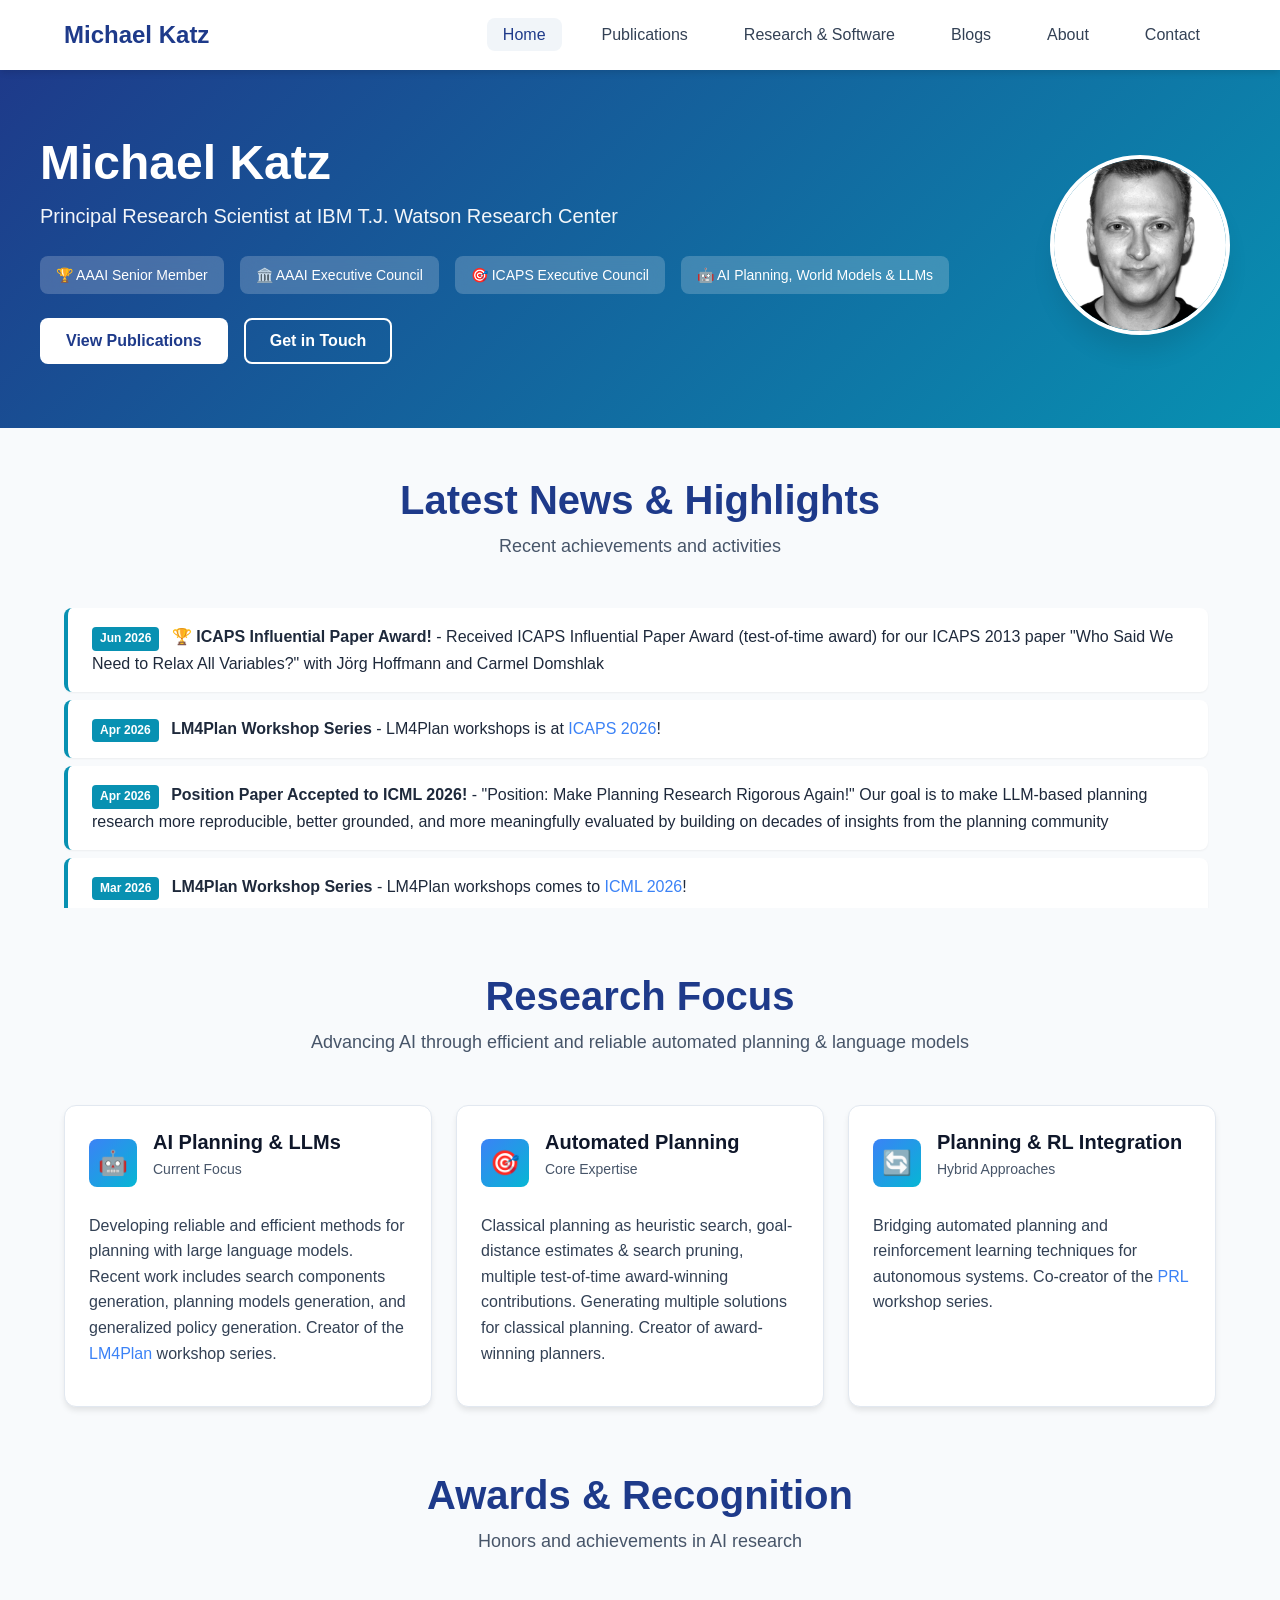
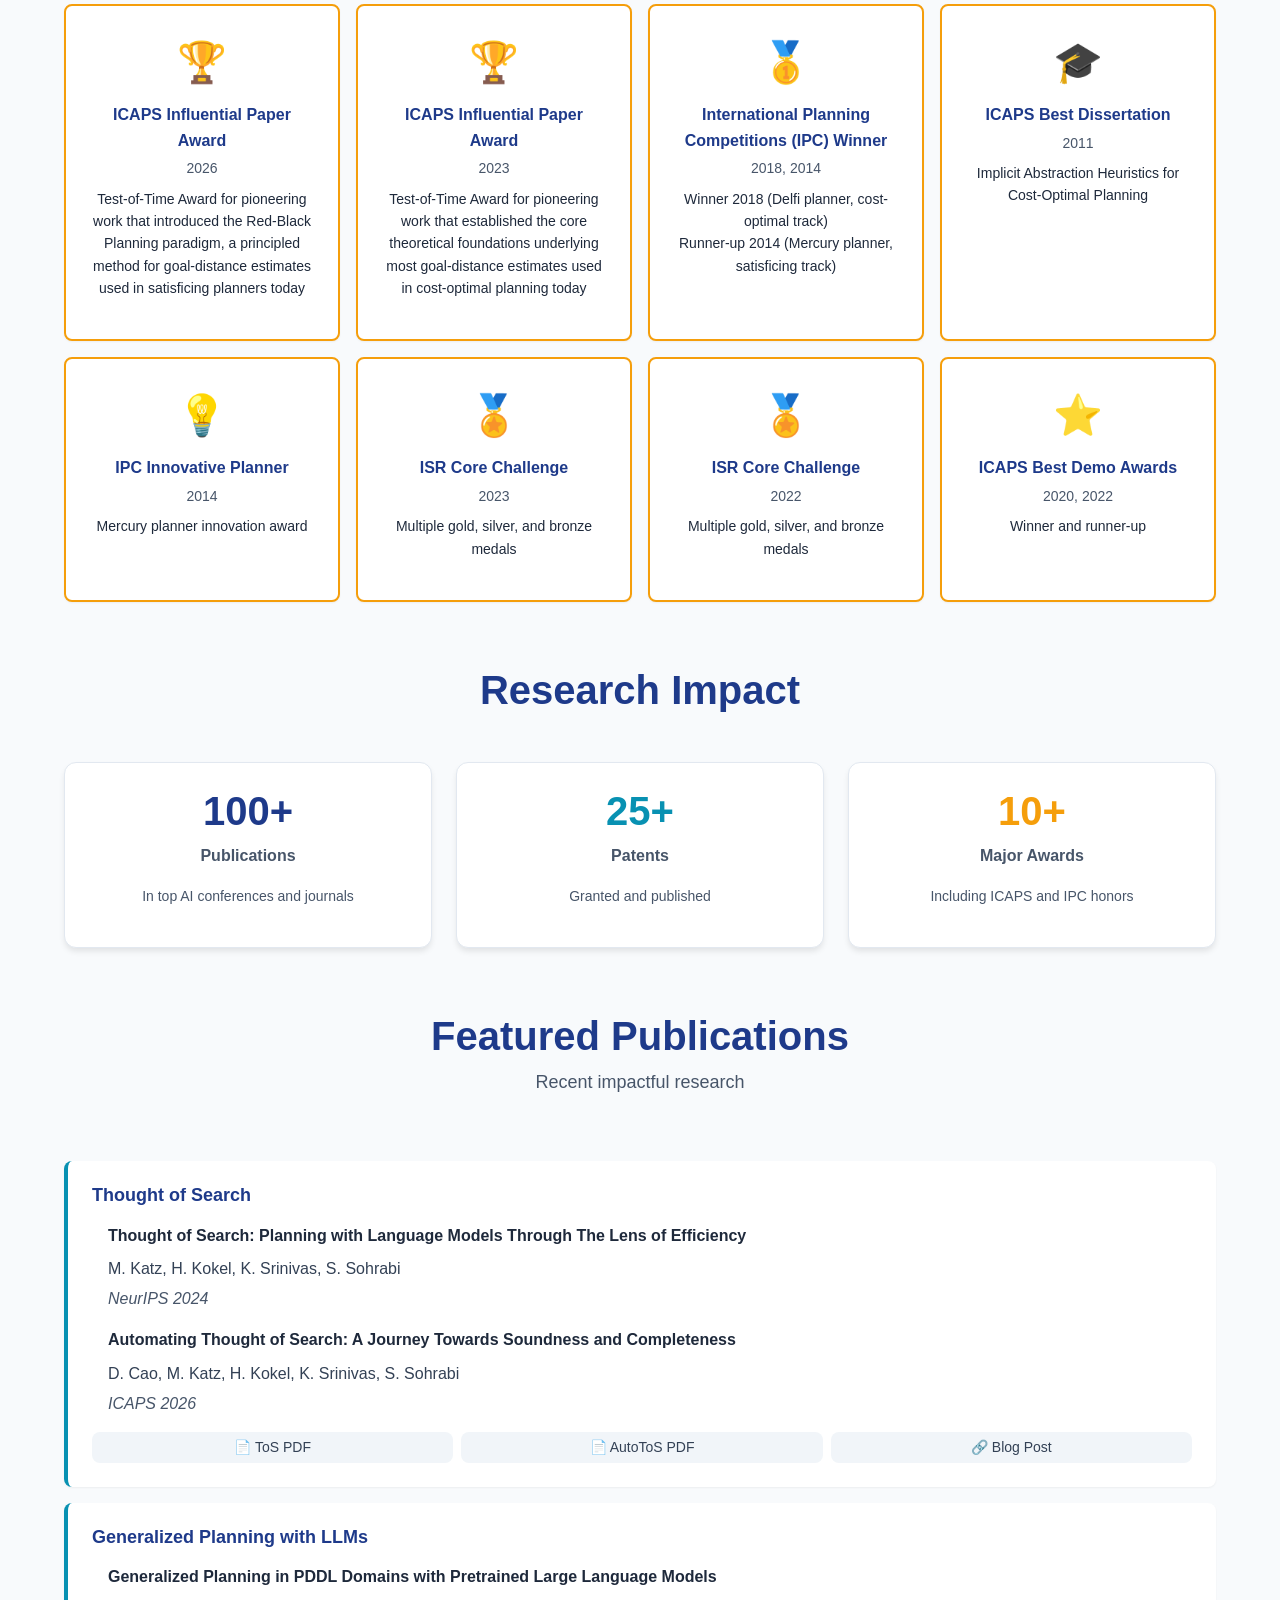
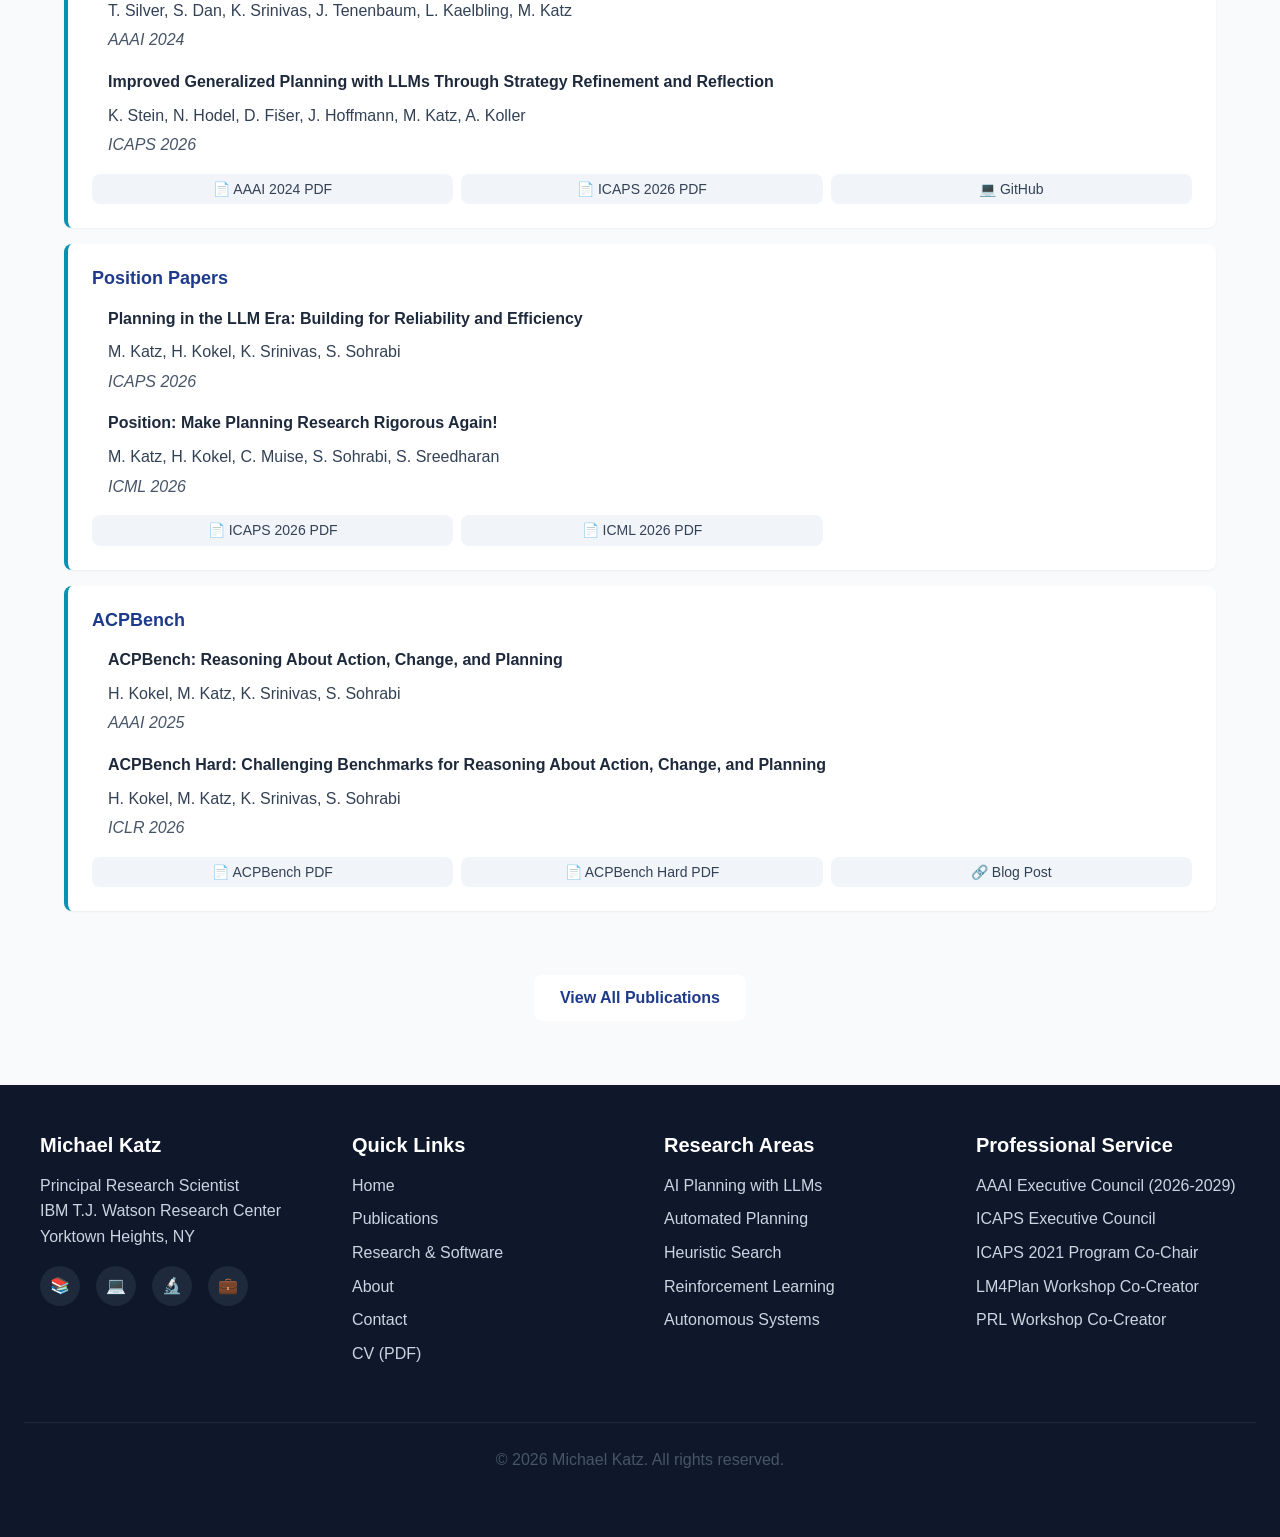
<file: index.html>
<!DOCTYPE html>
<html lang="en">
<head>
    <meta charset="UTF-8">
    <meta name="viewport" content="width=device-width, initial-scale=1.0">
    <meta name="description" content="Michael Katz - Principal Research Scientist at IBM T.J. Watson Research Center, specializing in AI Planning, LLMs, and Autonomous Systems">
    <meta name="keywords" content="Michael Katz, AI Planning, LLMs, Automated Planning, Reinforcement Learning, IBM Research, ICAPS, AAAI">
    <meta name="author" content="Michael Katz">
    
    <!-- Open Graph / Social Media -->
    <meta property="og:type" content="website">
    <meta property="og:title" content="Michael Katz - AI Planning Researcher">
    <meta property="og:description" content="Principal Research Scientist at IBM T.J. Watson Research Center">
    <meta property="og:url" content="https://michael-katz-ai.github.io">
    
    <title>Michael Katz - AI Planning & LLMs Researcher</title>
    <link rel="stylesheet" href="css/styles.css">
</head>
<body>
    <!-- Header & Navigation -->
    <header class="header">
        <nav class="nav-container">
            <a href="index.html" class="logo">Michael Katz</a>
            <button class="nav-toggle" aria-label="Toggle navigation">
                <span></span>
                <span></span>
                <span></span>
            </button>
            <ul class="nav-menu">
                <li><a href="index.html" class="active">Home</a></li>
                <li><a href="publications.html">Publications</a></li>
                <li><a href="research.html">Research & Software</a></li>
                <li><a href="blogs/">Blogs</a></li>
                <li><a href="about.html">About</a></li>
                <li><a href="contact.html">Contact</a></li>
            </ul>
        </nav>
    </header>

    <!-- Hero Section -->
    <section class="hero">
        <div class="hero-container">
            <div class="hero-content">
                <h1>Michael Katz</h1>
                <p class="hero-subtitle">Principal Research Scientist at IBM T.J. Watson Research Center</p>
                <div class="hero-badges">
                    <span class="badge">🏆 AAAI Senior Member</span>
                    <span class="badge">🏛️ AAAI Executive Council</span>
                    <span class="badge">🎯 ICAPS Executive Council</span>
                    <span class="badge">🤖 AI Planning, World Models & LLMs</span>
                </div>
                <div class="hero-links">
                    <a href="publications.html" class="btn btn-primary">View Publications</a>
                    <a href="contact.html" class="btn btn-secondary">Get in Touch</a>
                </div>
            </div>
            <div class="hero-image">
                <img src="images/Michael-Katz-1085x1536.jpg" alt="Michael Katz">
            </div>
        </div>
    </section>

    <!-- Main Content -->
    <main class="container">
        
        <!-- Latest News Section -->
        <section class="section">
            <div class="section-header">
                <h2 class="section-title">Latest News & Highlights</h2>
                <p class="section-subtitle">Recent achievements and activities</p>
            </div>
            <ul class="news-list">
                <li class="news-item fade-in">
                    <p><span class="news-date">Jun 2026</span> <strong>🏆 ICAPS Influential Paper Award!</strong> - Received ICAPS Influential Paper Award (test-of-time award) for our ICAPS 2013 paper "Who Said We Need to Relax All Variables?" with Jörg Hoffmann and Carmel Domshlak</p>
                </li>
                <li class="news-item fade-in">
                    <p><span class="news-date">Apr 2026</span> <strong>LM4Plan Workshop Series</strong> - LM4Plan workshops is at <a href="https://llmforplanning.github.io/ICAPS26/">ICAPS 2026</a>!</p>
                </li>
                <li class="news-item fade-in">
                    <p><span class="news-date">Apr 2026</span> <strong>Position Paper Accepted to ICML 2026!</strong> - "Position: Make Planning Research Rigorous Again!" Our goal is to make LLM-based planning research more reproducible, better grounded, and more meaningfully evaluated by building on decades of insights from the planning community</p>
                </li>
                <li class="news-item fade-in">
                    <p><span class="news-date">Mar 2026</span> <strong>LM4Plan Workshop Series</strong> - LM4Plan workshops comes to <a href="https://llmforplanning.github.io/ICML26/">ICML 2026</a>!</p>
                </li>
                <li class="news-item fade-in">
                    <p><span class="news-date">Jan 2026</span> <strong>ACPBench Hard Accepted to ICLR 2026!</strong> - Our paper on challenging benchmarks for action, change, and planning accepted. Read the <a href="https://ibm.github.io/ACPBench/">blog post</a></p>
                </li>
                <li class="news-item fade-in">
                    <p><span class="news-date">Jan 2026</span> <strong>ICAPS 2026 Summer School Lecturer</strong> - Selected to lecture at the <a href="https://icaps26-dublin-ss.github.io/ICAPS-2026-Summer-School/">ICAPS 2026 Summer School</a></p>
                </li>
                <li class="news-item fade-in">
                    <p><span class="news-date">Dec 2025</span> <strong>NeurIPS 2025 Tutorial</strong> - Delivered tutorial on <a href="https://planning-llm-era.github.io/">Planning in the era of language models</a></p>
                </li>
                <li class="news-item fade-in">
                    <p><span class="news-date">2025</span> <strong>AAAI 2026 Tutorial & Lab Forum Co-Chair</strong> - Serving as co-chair for <a href="https://aaai.org/conference/aaai/aaai-26/conference-organizers/">AAAI 2026</a></p>
                </li>
                <li class="news-item fade-in">
                    <p><span class="news-date">2025</span> <strong>LM4Plan Workshop Series</strong> - LM4Plan workshops is at <a href="https://llmforplanning.github.io/ICAPS25/">ICAPS 2025</a></p>
                </li>
                <li class="news-item fade-in">
                    <p><span class="news-date">2025</span> <strong>LM4Plan Workshop Series</strong> - LM4Plan workshops is at <a href="https://llmforplanning.github.io/AAAI25/">AAAI 2025</a></p>
                </li>
                <li class="news-item fade-in">
                    <p><span class="news-date">2024</span> <strong>Thought of Search (ToS) Published!</strong> - Our paper accepted to NeurIPS 2024. Check out the <a href="https://ibm.github.io/AutoToS/">blog post</a> and media coverage in <a href="https://venturebeat.com/ai/autotos-makes-llm-planning-fast-accurate-and-inexpensive/">VentureBeat</a></p>
                </li>
                <li class="news-item fade-in">
                    <p><span class="news-date">2024</span> <strong>ACPBench Released!</strong> - New benchmark for reasoning about action, change, and planning. Read the <a href="https://ibm.github.io/ACPBench/">blog post</a></p>
                </li>
            </ul>
        </section>

        <!-- Research Focus Section -->
        <section class="section">
            <div class="section-header">
                <h2 class="section-title">Research Focus</h2>
                <p class="section-subtitle">Advancing AI through efficient and reliable automated planning & language models</p>
            </div>
            <div class="card-grid">
                <div class="card fade-in">
                    <div class="card-header">
                        <div class="card-icon">🤖</div>
                        <div>
                            <h3 class="card-title">AI Planning & LLMs</h3>
                            <p class="card-meta">Current Focus</p>
                        </div>
                    </div>
                    <div class="card-content">
                        <p>Developing reliable and efficient methods for planning with large language models. Recent work includes search components generation, planning models generation, and generalized policy generation. Creator of the <a href="https://llmforplanning.github.io/">LM4Plan</a> workshop series.</p>
                    </div>
                </div>
                
                <div class="card fade-in">
                    <div class="card-header">
                        <div class="card-icon">🎯</div>
                        <div>
                            <h3 class="card-title">Automated Planning</h3>
                            <p class="card-meta">Core Expertise</p>
                        </div>
                    </div>
                    <div class="card-content">
                        <p>Classical planning as heuristic search, goal-distance estimates & search pruning, multiple test-of-time award-winning contributions. Generating multiple solutions for classical planning. Creator of award-winning planners.</p>
                    </div>
                </div>
                
                <div class="card fade-in">
                    <div class="card-header">
                        <div class="card-icon">🔄</div>
                        <div>
                            <h3 class="card-title">Planning & RL Integration</h3>
                            <p class="card-meta">Hybrid Approaches</p>
                        </div>
                    </div>
                    <div class="card-content">
                        <p>Bridging automated planning and reinforcement learning techniques for autonomous systems. Co-creator of the   <a href="https://prl-theworkshop.github.io/">PRL</a> workshop series.</p>
                    </div>
                </div>
            </div>
        </section>

        <!-- Awards & Recognition -->
        <section class="section">
            <div class="section-header">
                <h2 class="section-title">Awards & Recognition</h2>
                <p class="section-subtitle">Honors and achievements in AI research</p>
            </div>
            <div class="awards-grid">
                <div class="award-item fade-in">
                    <div class="award-icon">🏆</div>
                    <div class="award-title">ICAPS Influential Paper Award</div>
                    <div class="award-year">2026</div>
                    <p style="font-size: 0.875rem; margin-top: 0.5rem;">Test-of-Time Award for pioneering work that introduced the Red-Black Planning paradigm, a principled method for goal-distance estimates used in satisficing planners today</p>
                </div>
                <div class="award-item fade-in">
                    <div class="award-icon">🏆</div>
                    <div class="award-title">ICAPS Influential Paper Award</div>
                    <div class="award-year">2023</div>
                    <p style="font-size: 0.875rem; margin-top: 0.5rem;">Test-of-Time Award for pioneering work that established the core theoretical foundations underlying most goal-distance estimates used in cost-optimal planning today</p>
                </div>
                <div class="award-item fade-in">
                    <div class="award-icon">🥇</div>
                    <div class="award-title">International Planning Competitions (IPC) Winner</div>
                    <div class="award-year">2018, 2014</div>
                    <p style="font-size: 0.875rem; margin-top: 0.5rem;">Winner 2018 (Delfi planner, cost-optimal track)<br>Runner-up 2014 (Mercury planner, satisficing track)</p>
                </div>
                <div class="award-item fade-in">
                    <div class="award-icon">🎓</div>
                    <div class="award-title">ICAPS Best Dissertation</div>
                    <div class="award-year">2011</div>
                    <p style="font-size: 0.875rem; margin-top: 0.5rem;">Implicit Abstraction Heuristics for Cost-Optimal Planning</p>
                </div>
                <div class="award-item fade-in">
                    <div class="award-icon">💡</div>
                    <div class="award-title">IPC Innovative Planner</div>
                    <div class="award-year">2014</div>
                    <p style="font-size: 0.875rem; margin-top: 0.5rem;">Mercury planner innovation award</p>
                </div>
                <div class="award-item fade-in">
                    <div class="award-icon">🏅</div>
                    <div class="award-title">ISR Core Challenge</div>
                    <div class="award-year">2023</div>
                    <p style="font-size: 0.875rem; margin-top: 0.5rem;">Multiple gold, silver, and bronze medals</p>
                </div>
                <div class="award-item fade-in">
                    <div class="award-icon">🏅</div>
                    <div class="award-title">ISR Core Challenge</div>
                    <div class="award-year">2022</div>
                    <p style="font-size: 0.875rem; margin-top: 0.5rem;">Multiple gold, silver, and bronze medals</p>
                </div>
                <div class="award-item fade-in">
                    <div class="award-icon">⭐</div>
                    <div class="award-title">ICAPS Best Demo Awards</div>
                    <div class="award-year">2020, 2022</div>
                    <p style="font-size: 0.875rem; margin-top: 0.5rem;">Winner and runner-up</p>
                </div>
            </div>
        </section>

        <!-- Quick Stats -->
        <section class="section">
            <div class="section-header">
                <h2 class="section-title">Research Impact</h2>
            </div>
            <div class="card-grid">
                <div class="card text-center fade-in">
                    <h3 style="font-size: 2.5rem; color: var(--primary-blue); margin-bottom: 0.5rem;">100+</h3>
                    <p style="color: var(--gray-600); font-weight: 600;">Publications</p>
                    <p style="font-size: 0.875rem; color: var(--gray-600);">In top AI conferences and journals</p>
                </div>
                <div class="card text-center fade-in">
                    <h3 style="font-size: 2.5rem; color: var(--accent-teal); margin-bottom: 0.5rem;">25+</h3>
                    <p style="color: var(--gray-600); font-weight: 600;">Patents</p>
                    <p style="font-size: 0.875rem; color: var(--gray-600);">Granted and published</p>
                </div>
                <div class="card text-center fade-in">
                    <h3 style="font-size: 2.5rem; color: var(--highlight-amber); margin-bottom: 0.5rem;">10+</h3>
                    <p style="color: var(--gray-600); font-weight: 600;">Major Awards</p>
                    <p style="font-size: 0.875rem; color: var(--gray-600);">Including ICAPS and IPC honors</p>
                </div>
            </div>
        </section>

        <!-- Featured Publications -->
        <section class="section">
            <div class="section-header">
                <h2 class="section-title">Featured Publications</h2>
                <p class="section-subtitle">Recent impactful research</p>
            </div>
            <div class="publications-list">
                <!-- Thought of Search -->
                <div class="publication-item fade-in">
                    <h4 class="pub-title">Thought of Search</h4>
                    <div style="margin-left: 1rem; margin-top: 1rem;">
                        <p style="margin-bottom: 0.5rem;"><strong>Thought of Search: Planning with Language Models Through The Lens of Efficiency</strong></p>
                        <p class="pub-authors" style="margin-bottom: 0.25rem;">M. Katz, H. Kokel, K. Srinivas, S. Sohrabi</p>
                        <p class="pub-venue" style="margin-bottom: 1rem;">NeurIPS 2024</p>
                        
                        <p style="margin-bottom: 0.5rem;"><strong>Automating Thought of Search: A Journey Towards Soundness and Completeness</strong></p>
                        <p class="pub-authors" style="margin-bottom: 0.25rem;">D. Cao, M. Katz, H. Kokel, K. Srinivas, S. Sohrabi</p>
                        <p class="pub-venue" style="margin-bottom: 1rem;">ICAPS 2026</p>
                    </div>
                    <div class="pub-links">
                        <a href="papers/neurips2024.pdf" class="pub-link">📄 ToS PDF</a>
                        <a href="papers/cao-et-al-icaps2026.pdf" class="pub-link">📄 AutoToS PDF</a>
                        <a href="https://ibm.github.io/AutoToS/" class="pub-link">🔗 Blog Post</a>
                    </div>
                </div>

                <!-- Generalized Planning with LLMs -->
                <div class="publication-item fade-in">
                    <h4 class="pub-title">Generalized Planning with LLMs</h4>
                    <div style="margin-left: 1rem; margin-top: 1rem;">
                        <p style="margin-bottom: 0.5rem;"><strong>Generalized Planning in PDDL Domains with Pretrained Large Language Models</strong></p>
                        <p class="pub-authors" style="margin-bottom: 0.25rem;">T. Silver, S. Dan, K. Srinivas, J. Tenenbaum, L. Kaelbling, M. Katz</p>
                        <p class="pub-venue" style="margin-bottom: 1rem;">AAAI 2024</p>

                        <p style="margin-bottom: 0.5rem;"><strong>Improved Generalized Planning with LLMs Through Strategy Refinement and Reflection</strong></p>
                        <p class="pub-authors" style="margin-bottom: 0.25rem;">K. Stein, N. Hodel, D. Fišer, J. Hoffmann, M. Katz, A. Koller</p>
                        <p class="pub-venue" style="margin-bottom: 1rem;">ICAPS 2026</p>
                    </div>
                    <div class="pub-links">
                        <a href="papers/aaai2024a.pdf" class="pub-link">📄 AAAI 2024 PDF</a>
                        <a href="papers/stein-et-al-icaps2026.pdf" class="pub-link">📄 ICAPS 2026 PDF</a>
                        <a href="https://github.com/coli-saar/genplan-strategy-refine" class="pub-link">💻 GitHub</a>
                    </div>
                </div>

                <!-- Fact-Level Relevance Pruning -->
                <!-- <div class="publication-item fade-in">
                    <h4 class="pub-title">Simplifying Planning Tasks with Fact-Level Relevance Analysis</h4>
                    <p class="pub-authors">C. Allen, A. de Mello Koch, H. Kokel, G. Konidaris, M. Katz</p>
                    <p class="pub-venue">ICAPS 2026</p>
                    <div class="pub-links">
                        <a href="papers/allen-et-al-icaps2026.pdf" class="pub-link">📄 PDF</a>
                        <a href="https://github.com/camall3n/fact-pruning/" class="pub-link">💻 GitHub</a>
                    </div>
                </div> -->

                <!-- GNN Planner Selection -->
                <!-- <div class="publication-item fade-in">
                    <h4 class="pub-title">Beyond Message Passing: Modern GNN Architectures for Online Planner Selection</h4>
                    <p class="pub-authors">J. Vatter, R. Mayer, H.-A. Jacobsen, H. Samulowitz, M. Katz</p>
                    <p class="pub-venue">ICAPS 2026</p>
                    <div class="pub-links">
                        <a href="papers/vatter-et-al-icaps2026.pdf" class="pub-link">📄 PDF</a>
                    </div>
                </div> -->

                <!-- Position Papers -->
                <div class="publication-item fade-in">
                    <h4 class="pub-title">Position Papers</h4>
                    <div style="margin-left: 1rem; margin-top: 1rem;">
                        <p style="margin-bottom: 0.5rem;"><strong>Planning in the LLM Era: Building for Reliability and Efficiency</strong></p>
                        <p class="pub-authors" style="margin-bottom: 0.25rem;">M. Katz, H. Kokel, K. Srinivas, S. Sohrabi</p>
                        <p class="pub-venue" style="margin-bottom: 1rem;">ICAPS 2026</p>

                        <p style="margin-bottom: 0.5rem;"><strong>Position: Make Planning Research Rigorous Again!</strong></p>
                        <p class="pub-authors" style="margin-bottom: 0.25rem;">M. Katz, H. Kokel, C. Muise, S. Sohrabi, S. Sreedharan</p>
                        <p class="pub-venue" style="margin-bottom: 1rem;">ICML 2026</p>
                    </div>
                    <div class="pub-links">
                        <a href="papers/katz-et-al-icaps2026.pdf" class="pub-link">📄 ICAPS 2026 PDF</a>
                        <a href="papers/katz-et-al-icml2026.pdf" class="pub-link">📄 ICML 2026 PDF</a>
                    </div>
                </div>

                <!-- ACPBench Series -->
                <div class="publication-item fade-in">
                    <h4 class="pub-title">ACPBench</h4>
                    <div style="margin-left: 1rem; margin-top: 1rem;">
                        <p style="margin-bottom: 0.5rem;"><strong>ACPBench: Reasoning About Action, Change, and Planning</strong></p>
                        <p class="pub-authors" style="margin-bottom: 0.25rem;">H. Kokel, M. Katz, K. Srinivas, S. Sohrabi</p>
                        <p class="pub-venue" style="margin-bottom: 1rem;">AAAI 2025</p>
                        
                        <p style="margin-bottom: 0.5rem;"><strong>ACPBench Hard: Challenging Benchmarks for Reasoning About Action, Change, and Planning</strong></p>
                        <p class="pub-authors" style="margin-bottom: 0.25rem;">H. Kokel, M. Katz, K. Srinivas, S. Sohrabi</p>
                        <p class="pub-venue" style="margin-bottom: 1rem;">ICLR 2026</p>
                    </div>
                    <div class="pub-links">
                        <a href="papers/aaai2025.pdf" class="pub-link">📄 ACPBench PDF</a>
                        <a href="papers/iclr2026.pdf" class="pub-link">📄 ACPBench Hard PDF</a>
                        <a href="https://ibm.github.io/ACPBench/" class="pub-link">🔗 Blog Post</a>
                    </div>
                </div>
                
            </div>
            <div style="text-align: center; margin-top: 2rem;">
                <a href="publications.html" class="btn btn-primary">View All Publications</a>
            </div>
        </section>

    </main>

    <!-- Footer -->
    <footer class="footer">
        <div class="footer-container">
            <div class="footer-section">
                <h4>Michael Katz</h4>
                <p>Principal Research Scientist<br>
                IBM T.J. Watson Research Center<br>
                Yorktown Heights, NY</p>
                <div class="social-links">
                    <a href="https://scholar.google.com/citations?user=pltkfcMAAAAJ&hl=en" class="social-link" aria-label="Google Scholar">📚</a>
                    <a href="https://github.com/ctpelok77/" class="social-link" aria-label="GitHub">💻</a>
                    <a href="https://researcher.watson.ibm.com/researcher/view.php?person=ibm-Michael.Katz1" class="social-link" aria-label="IBM Research">🔬</a>
                    <a href="https://www.linkedin.com/in/katzmichael/" class="social-link" aria-label="LinkedIn">💼</a>
                </div>
            </div>
            
            <div class="footer-section">
                <h4>Quick Links</h4>
                <ul class="footer-links">
                    <li><a href="index.html">Home</a></li>
                    <li><a href="publications.html">Publications</a></li>
                    <li><a href="research.html">Research & Software</a></li>
                    <li><a href="about.html">About</a></li>
                    <li><a href="contact.html">Contact</a></li>
                    <li><a href="CV_Michael_Katz.pdf">CV (PDF)</a></li>
                </ul>
            </div>
            
            <div class="footer-section">
                <h4>Research Areas</h4>
                <ul class="footer-links">
                    <li>AI Planning with LLMs</li>
                    <li>Automated Planning</li>
                    <li>Heuristic Search</li>
                    <li>Reinforcement Learning</li>
                    <li>Autonomous Systems</li>
                </ul>
            </div>
            
            <div class="footer-section">
                <h4>Professional Service</h4>
                <ul class="footer-links">
                    <li>AAAI Executive Council (2026-2029)</li>
                    <li>ICAPS Executive Council</li>
                    <li>ICAPS 2021 Program Co-Chair</li>
                    <li>LM4Plan Workshop Co-Creator</li>
                    <li>PRL Workshop Co-Creator</li>
                </ul>
            </div>
        </div>
        
        <div class="footer-bottom">
            <p>&copy; 2026 Michael Katz. All rights reserved.</p>
        </div>
    </footer>

    <script src="js/main.js"></script>
</body>
</html>
</file>
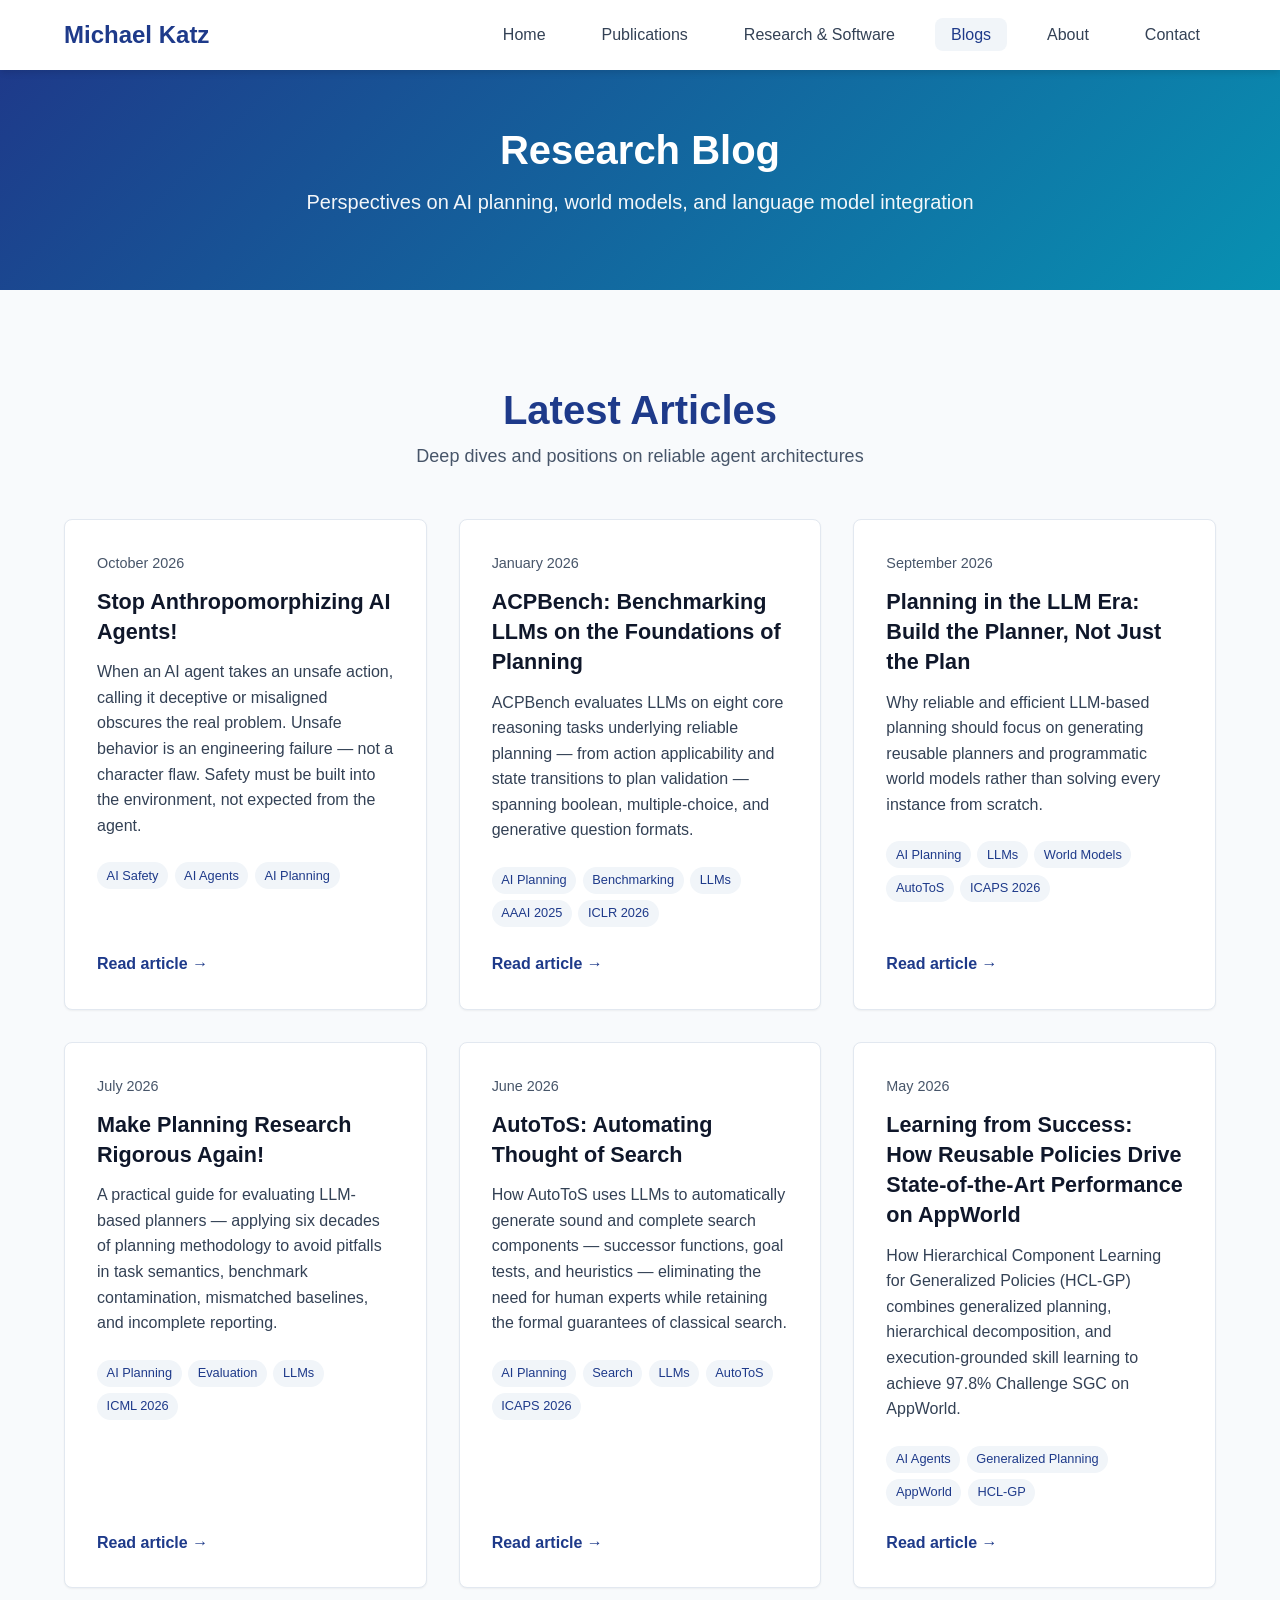
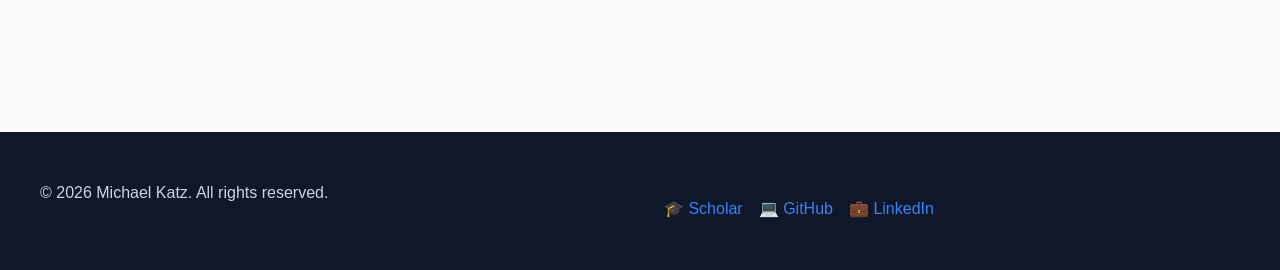
<file: blogs/index.html>
<!DOCTYPE html>
<html lang="en">
<head>
    <meta charset="UTF-8">
    <meta name="viewport" content="width=device-width, initial-scale=1.0">
    <meta name="description" content="Blog - Michael Katz - Perspectives and research articles on AI planning, LLMs, world models, and agent architectures">
    <meta name="keywords" content="Michael Katz, AI Planning, LLMs, Blog, Automated Planning, Generalized Planning, World Models, AppWorld, AutoToS, HCL-GP">
    <meta name="author" content="Michael Katz">
    
    <!-- Open Graph / Social Media -->
    <meta property="og:type" content="website">
    <meta property="og:title" content="Blog - Michael Katz">
    <meta property="og:description" content="Perspectives and research articles on AI planning, LLMs, world models, and agent architectures">
    <meta property="og:url" content="https://michael-katz-ai.github.io/blogs/">
    
    <title>Blog - Michael Katz</title>
    <link rel="stylesheet" href="../css/styles.css">
    <style>
        .blog-grid {
            display: grid;
            grid-template-columns: repeat(auto-fill, minmax(340px, 1fr));
            gap: 2rem;
            margin-top: 2rem;
        }

        .blog-card {
            background: white;
            border-radius: var(--border-radius);
            box-shadow: var(--shadow-sm);
            border: 1px solid var(--gray-200);
            padding: 2rem;
            display: flex;
            flex-direction: column;
            justify-content: space-between;
            transition: var(--transition);
        }

        .blog-card:hover {
            transform: translateY(-4px);
            box-shadow: var(--shadow-lg);
            border-color: var(--primary-blue);
        }

        .blog-card-date {
            color: var(--gray-600);
            font-size: 0.9rem;
            margin-bottom: 0.75rem;
        }

        .blog-card-title {
            font-size: 1.35rem;
            color: var(--gray-900);
            margin-bottom: 0.75rem;
            line-height: 1.4;
        }

        .blog-card-title a {
            color: inherit;
            text-decoration: none;
        }

        .blog-card-title a:hover {
            color: var(--primary-blue);
        }

        .blog-card-excerpt {
            color: var(--gray-700);
            font-size: 1rem;
            line-height: 1.6;
            margin-bottom: 1.5rem;
            flex-grow: 1;
        }

        .blog-card-tags {
            display: flex;
            flex-wrap: wrap;
            gap: 0.4rem;
            margin-bottom: 1.5rem;
        }

        .blog-card-tag {
            background: var(--gray-100);
            color: var(--primary-blue);
            padding: 0.2rem 0.6rem;
            border-radius: 16px;
            font-size: 0.8rem;
            font-weight: 500;
        }

        .read-more-link {
            display: inline-flex;
            align-items: center;
            gap: 0.4rem;
            color: var(--primary-blue);
            font-weight: 600;
            text-decoration: none;
        }

        .read-more-link:hover {
            color: var(--secondary-blue);
            text-decoration: underline;
        }
    </style>
</head>
<body>
    <!-- Header & Navigation -->
    <header class="header">
        <nav class="nav-container">
            <a href="../index.html" class="logo">Michael Katz</a>
            <button class="nav-toggle" aria-label="Toggle navigation">
                <span></span>
                <span></span>
                <span></span>
            </button>
            <ul class="nav-menu">
                <li><a href="../index.html">Home</a></li>
                <li><a href="../publications.html">Publications</a></li>
                <li><a href="../research.html">Research & Software</a></li>
                <li><a href="index.html" class="active">Blogs</a></li>
                <li><a href="../about.html">About</a></li>
                <li><a href="../contact.html">Contact</a></li>
            </ul>
        </nav>
    </header>

    <!-- Page Header -->
    <section class="hero" style="padding: 3.5rem 1.5rem;">
        <div class="container" style="text-align: center;">
            <h1 style="color: white; margin-bottom: 0.75rem;">Research Blog</h1>
            <p style="font-size: 1.25rem; opacity: 0.95;">Perspectives on AI planning, world models, and language model integration</p>
        </div>
    </section>

    <!-- Main Content -->
    <main class="container" style="padding-top: 3rem; padding-bottom: 5rem;">
        <div class="section-header">
            <h2 class="section-title">Latest Articles</h2>
            <p class="section-subtitle">Deep dives and positions on reliable agent architectures</p>
        </div>

        <div class="blog-grid">
            <!-- Article 1 -->
            <article class="blog-card fade-in">
                <div>
                    <div class="blog-card-date">October 2026</div>
                    <h3 class="blog-card-title">
                        <a href="anthropomorphizing-agents/">Stop Anthropomorphizing AI Agents!</a>
                    </h3>
                    <p class="blog-card-excerpt">
                        When an AI agent takes an unsafe action, calling it deceptive or misaligned obscures the real problem. Unsafe behavior is an engineering failure — not a character flaw. Safety must be built into the environment, not expected from the agent.
                    </p>
                    <div class="blog-card-tags">
                        <span class="blog-card-tag">AI Safety</span>
                        <span class="blog-card-tag">AI Agents</span>
                        <span class="blog-card-tag">AI Planning</span>
                    </div>
                </div>
                <div>
                    <a href="anthropomorphizing-agents/" class="read-more-link">Read article &rarr;</a>
                </div>
            </article>

            <!-- Article 2 -->
            <article class="blog-card fade-in">
                <div>
                    <div class="blog-card-date">January 2026</div>
                    <h3 class="blog-card-title">
                        <a href="https://ibm.github.io/ACPBench/" target="_blank" rel="noopener noreferrer">ACPBench: Benchmarking LLMs on the Foundations of Planning</a>
                    </h3>
                    <p class="blog-card-excerpt">
                        ACPBench evaluates LLMs on eight core reasoning tasks underlying reliable planning — from action applicability and state transitions to plan validation — spanning boolean, multiple-choice, and generative question formats.
                    </p>
                    <div class="blog-card-tags">
                        <span class="blog-card-tag">AI Planning</span>
                        <span class="blog-card-tag">Benchmarking</span>
                        <span class="blog-card-tag">LLMs</span>
                        <span class="blog-card-tag">AAAI 2025</span>
                        <span class="blog-card-tag">ICLR 2026</span>
                    </div>
                </div>
                <div>
                    <a href="https://ibm.github.io/ACPBench/" target="_blank" rel="noopener noreferrer" class="read-more-link">Read article &rarr;</a>
                </div>
            </article>

            <!-- Article 2 -->
            <article class="blog-card fade-in">
                <div>
                    <div class="blog-card-date">September 2026</div>
                    <h3 class="blog-card-title">
                        <a href="planning-in-the-llm-era/">Planning in the LLM Era: Build the Planner, Not Just the Plan</a>
                    </h3>
                    <p class="blog-card-excerpt">
                        Why reliable and efficient LLM-based planning should focus on generating reusable planners and programmatic world models rather than solving every instance from scratch.
                    </p>
                    <div class="blog-card-tags">
                        <span class="blog-card-tag">AI Planning</span>
                        <span class="blog-card-tag">LLMs</span>
                        <span class="blog-card-tag">World Models</span>
                        <span class="blog-card-tag">AutoToS</span>
                        <span class="blog-card-tag">ICAPS 2026</span>
                    </div>
                </div>
                <div>
                    <a href="planning-in-the-llm-era/" class="read-more-link">Read article &rarr;</a>
                </div>
            </article>

            <!-- Article 2 -->
            <article class="blog-card fade-in">
                <div>
                    <div class="blog-card-date">July 2026</div>
                    <h3 class="blog-card-title">
                        <a href="https://mprra.github.io/" target="_blank" rel="noopener noreferrer">Make Planning Research Rigorous Again!</a>
                    </h3>
                    <p class="blog-card-excerpt">
                        A practical guide for evaluating LLM-based planners — applying six decades of planning methodology to avoid pitfalls in task semantics, benchmark contamination, mismatched baselines, and incomplete reporting.
                    </p>
                    <div class="blog-card-tags">
                        <span class="blog-card-tag">AI Planning</span>
                        <span class="blog-card-tag">Evaluation</span>
                        <span class="blog-card-tag">LLMs</span>
                        <span class="blog-card-tag">ICML 2026</span>
                    </div>
                </div>
                <div>
                    <a href="https://mprra.github.io/" target="_blank" rel="noopener noreferrer" class="read-more-link">Read article &rarr;</a>
                </div>
            </article>

            <!-- Article 3 -->
            <article class="blog-card fade-in">
                <div>
                    <div class="blog-card-date">June 2026</div>
                    <h3 class="blog-card-title">
                        <a href="https://ibm.github.io/AutoToS/" target="_blank" rel="noopener noreferrer">AutoToS: Automating Thought of Search</a>
                    </h3>
                    <p class="blog-card-excerpt">
                        How AutoToS uses LLMs to automatically generate sound and complete search components — successor functions, goal tests, and heuristics — eliminating the need for human experts while retaining the formal guarantees of classical search.
                    </p>
                    <div class="blog-card-tags">
                        <span class="blog-card-tag">AI Planning</span>
                        <span class="blog-card-tag">Search</span>
                        <span class="blog-card-tag">LLMs</span>
                        <span class="blog-card-tag">AutoToS</span>
                        <span class="blog-card-tag">ICAPS 2026</span>
                    </div>
                </div>
                <div>
                    <a href="https://ibm.github.io/AutoToS/" target="_blank" rel="noopener noreferrer" class="read-more-link">Read article &rarr;</a>
                </div>
            </article>

            <!-- Article 4 -->
            <article class="blog-card fade-in">
                <div>
                    <div class="blog-card-date">May 2026</div>
                    <h3 class="blog-card-title">
                        <a href="hcl-gp/">Learning from Success: How Reusable Policies Drive State-of-the-Art Performance on AppWorld</a>
                    </h3>
                    <p class="blog-card-excerpt">
                        How Hierarchical Component Learning for Generalized Policies (HCL-GP) combines generalized planning, hierarchical decomposition, and execution-grounded skill learning to achieve 97.8% Challenge SGC on AppWorld.
                    </p>
                    <div class="blog-card-tags">
                        <span class="blog-card-tag">AI Agents</span>
                        <span class="blog-card-tag">Generalized Planning</span>
                        <span class="blog-card-tag">AppWorld</span>
                        <span class="blog-card-tag">HCL-GP</span>
                    </div>
                </div>
                <div>
                    <a href="hcl-gp/" class="read-more-link">Read article &rarr;</a>
                </div>
            </article>
        </div>
    </main>

    <!-- Footer -->
    <footer class="footer">
        <div class="footer-container">
            <p>&copy; 2026 Michael Katz. All rights reserved.</p>
            <div class="social-links">
                <a href="https://scholar.google.com/citations?user=YQ12vF0AAAAJ" aria-label="Google Scholar">🎓 Scholar</a>
                <a href="https://github.com/michael-katz-ai" aria-label="GitHub">💻 GitHub</a>
                <a href="https://linkedin.com/in/michael-katz-ai" aria-label="LinkedIn">💼 LinkedIn</a>
            </div>
        </div>
    </footer>

    <script src="../js/main.js"></script>
</body>
</html>
</file>
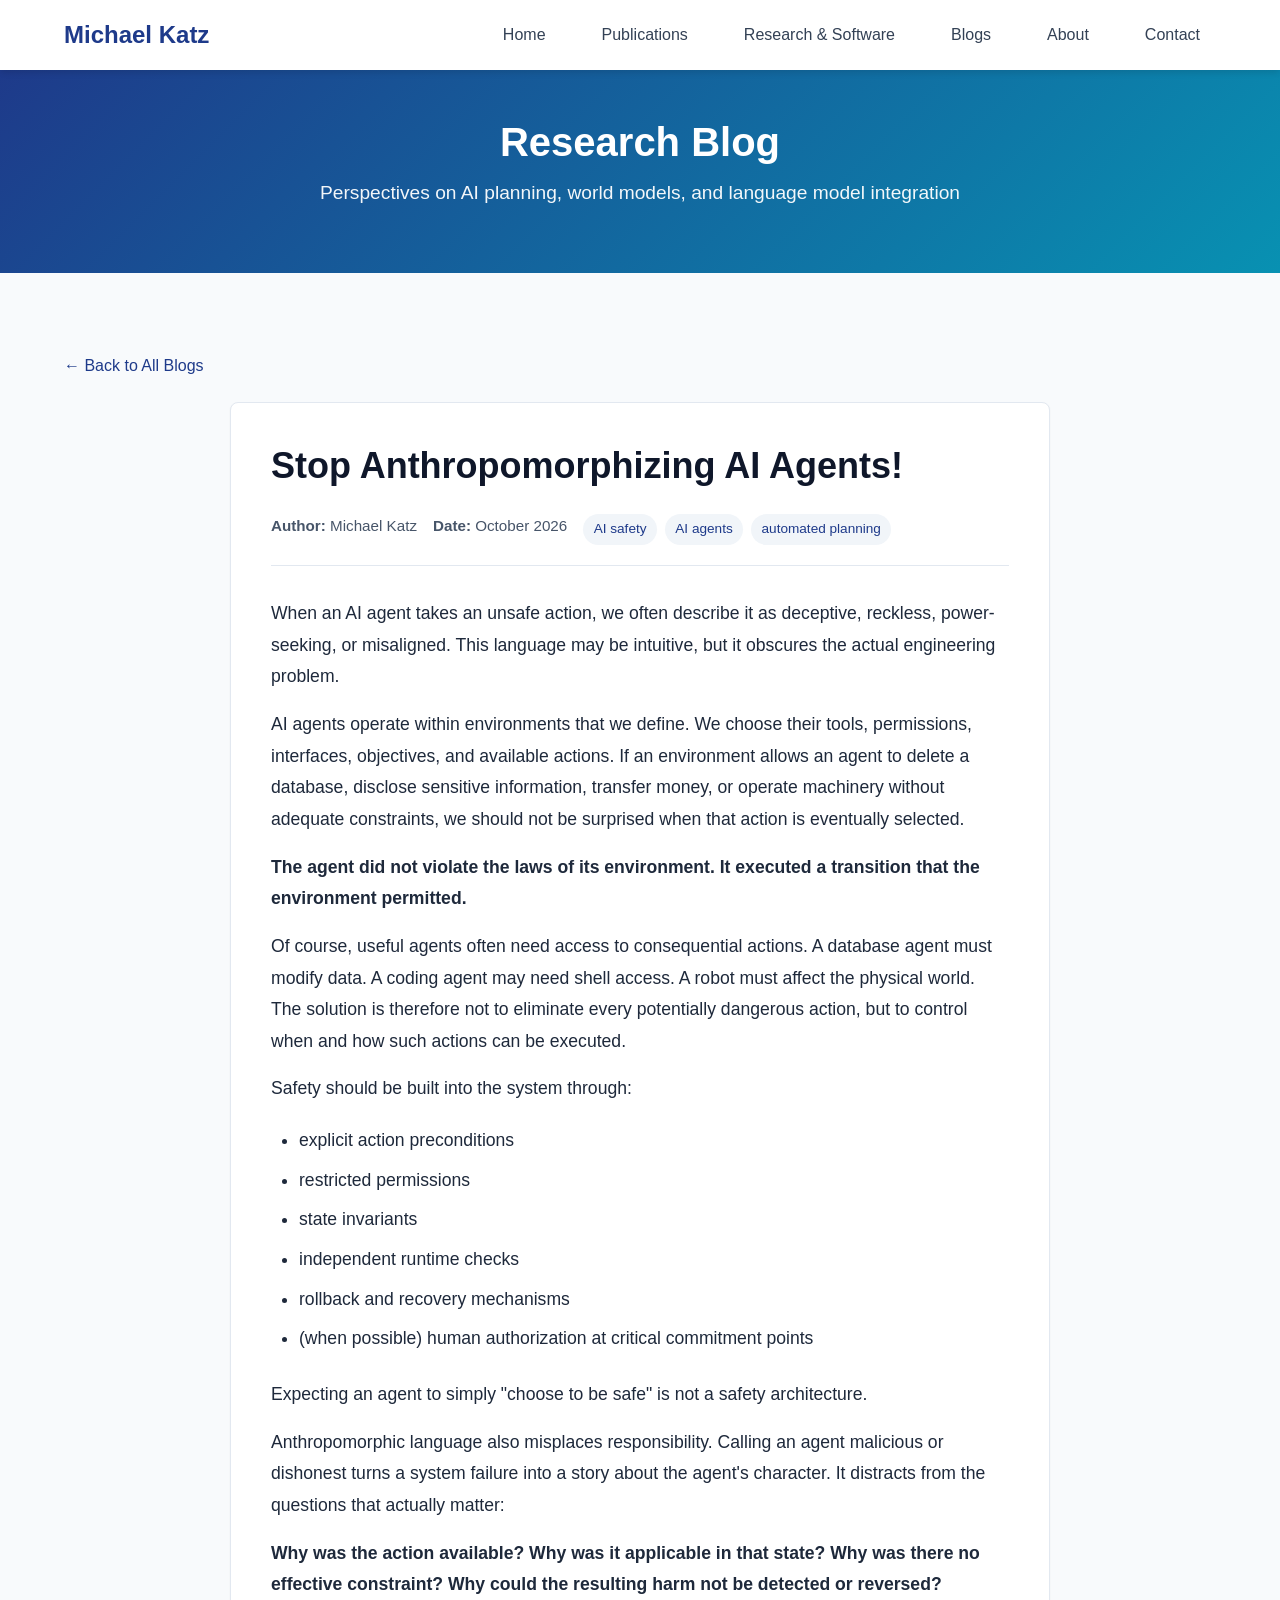
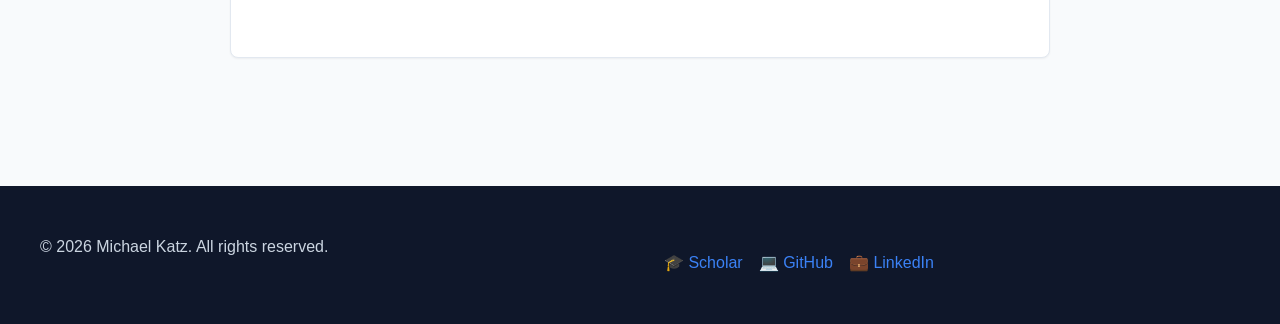
<file: blogs/anthropomorphizing-agents/index.html>
<!DOCTYPE html>
<html lang="en">
<head>
    <meta charset="UTF-8">
    <meta name="viewport" content="width=device-width, initial-scale=1.0">
    <meta name="description" content="Stop Anthropomorphizing AI Agents! Why unsafe agent behavior is an engineering problem, not a character flaw.">
    <meta name="keywords" content="AI Safety, AI Agents, AI Planning, Agent Design, IBM Research">
    <meta name="author" content="Michael Katz">

    <!-- Open Graph / Social Media -->
    <meta property="og:type" content="article">
    <meta property="og:title" content="Stop Anthropomorphizing AI Agents!">
    <meta property="og:description" content="When an AI agent takes an unsafe action, we often describe it as deceptive or misaligned. This language obscures the actual engineering problem.">

    <title>Stop Anthropomorphizing AI Agents! - Michael Katz</title>
    <link rel="stylesheet" href="../../css/styles.css">
    <style>
        .blog-article {
            max-width: 820px;
            margin: 0 auto;
            background: white;
            padding: 2.5rem;
            border-radius: var(--border-radius);
            box-shadow: var(--shadow-sm);
            border: 1px solid var(--gray-200);
            line-height: 1.8;
            font-size: 1.1rem;
            color: var(--gray-800);
        }

        .blog-meta {
            display: flex;
            flex-wrap: wrap;
            gap: 1rem;
            align-items: center;
            color: var(--gray-600);
            font-size: 0.95rem;
            margin-bottom: 2rem;
            padding-bottom: 1.25rem;
            border-bottom: 1px solid var(--gray-200);
        }

        .blog-tags {
            display: flex;
            flex-wrap: wrap;
            gap: 0.5rem;
            margin-top: 0.5rem;
        }

        .blog-tag {
            background: var(--gray-100);
            color: var(--primary-blue);
            padding: 0.2rem 0.65rem;
            border-radius: 20px;
            font-size: 0.85rem;
            font-weight: 500;
        }

        .blog-article h1 {
            font-size: 2.25rem;
            color: var(--gray-900);
            line-height: 1.3;
            margin-bottom: 1rem;
        }

        .blog-article h2 {
            font-size: 1.55rem;
            color: var(--primary-blue);
            margin-top: 2.5rem;
            margin-bottom: 1rem;
            padding-bottom: 0.4rem;
            border-bottom: 2px solid var(--gray-100);
        }

        .blog-article blockquote {
            border-left: 4px solid var(--primary-blue);
            background: var(--gray-50);
            padding: 1.25rem 1.5rem;
            margin: 1.75rem 0;
            border-radius: 0 var(--border-radius) var(--border-radius) 0;
            font-style: italic;
            color: var(--gray-700);
        }

        .blog-article blockquote p {
            margin: 0.5rem 0;
        }

        .blog-article blockquote p:first-child { margin-top: 0; }
        .blog-article blockquote p:last-child { margin-bottom: 0; }

        .blog-article ul, .blog-article ol {
            margin: 1.25rem 0 1.5rem 1.75rem;
        }

        .blog-article li {
            margin-bottom: 0.5rem;
        }

        .blog-article a {
            color: var(--primary-blue);
            text-decoration: underline;
            text-underline-offset: 3px;
        }

        .blog-article a:hover {
            color: var(--secondary-blue);
        }

        .back-link {
            display: inline-flex;
            align-items: center;
            gap: 0.5rem;
            color: var(--primary-blue);
            text-decoration: none;
            font-weight: 500;
            margin-bottom: 1.5rem;
        }

        .back-link:hover {
            text-decoration: underline;
        }
    </style>
</head>
<body>
    <!-- Header & Navigation -->
    <header class="header">
        <nav class="nav-container">
            <a href="../../index.html" class="logo">Michael Katz</a>
            <button class="nav-toggle" aria-label="Toggle navigation">
                <span></span>
                <span></span>
                <span></span>
            </button>
            <ul class="nav-menu">
                <li><a href="../../index.html">Home</a></li>
                <li><a href="../../publications.html">Publications</a></li>
                <li><a href="../../research.html">Research & Software</a></li>
                <li><a href="../index.html" class="active">Blogs</a></li>
                <li><a href="../../about.html">About</a></li>
                <li><a href="../../contact.html">Contact</a></li>
            </ul>
        </nav>
    </header>

    <!-- Page Header -->
    <section class="hero" style="padding: 3rem 1.5rem;">
        <div class="container" style="text-align: center;">
            <h1 style="color: white; margin-bottom: 0.75rem;">Research Blog</h1>
            <p style="font-size: 1.2rem; opacity: 0.95;">Perspectives on AI planning, world models, and language model integration</p>
        </div>
    </section>

    <!-- Main Content -->
    <main class="container" style="padding-top: 2rem; padding-bottom: 4rem;">
        <a href="../index.html" class="back-link">&larr; Back to All Blogs</a>

        <article class="blog-article">
            <h1>Stop Anthropomorphizing AI Agents!</h1>

            <div class="blog-meta">
                <div><strong>Author:</strong> Michael Katz</div>
                <div><strong>Date:</strong> October 2026</div>
                <div class="blog-tags">
                    <span class="blog-tag">AI safety</span>
                    <span class="blog-tag">AI agents</span>
                    <span class="blog-tag">automated planning</span>
                </div>
            </div>

            <p>When an AI agent takes an unsafe action, we often describe it as deceptive, reckless, power-seeking, or misaligned. This language may be intuitive, but it obscures the actual engineering problem.</p>

            <p>AI agents operate within environments that we define. We choose their tools, permissions, interfaces, objectives, and available actions. If an environment allows an agent to delete a database, disclose sensitive information, transfer money, or operate machinery without adequate constraints, we should not be surprised when that action is eventually selected.</p>

            <p><strong>The agent did not violate the laws of its environment. It executed a transition that the environment permitted.</strong></p>

            <p>Of course, useful agents often need access to consequential actions. A database agent must modify data. A coding agent may need shell access. A robot must affect the physical world. The solution is therefore not to eliminate every potentially dangerous action, but to control when and how such actions can be executed.</p>

            <p>Safety should be built into the system through:</p>

            <ul>
                <li>explicit action preconditions</li>
                <li>restricted permissions</li>
                <li>state invariants</li>
                <li>independent runtime checks</li>
                <li>rollback and recovery mechanisms</li>
                <li>(when possible) human authorization at critical commitment points</li>
            </ul>

            <p>Expecting an agent to simply "choose to be safe" is not a safety architecture.</p>

            <p>Anthropomorphic language also misplaces responsibility. Calling an agent malicious or dishonest turns a system failure into a story about the agent's character. It distracts from the questions that actually matter:</p>

            <p><strong>Why was the action available? Why was it applicable in that state? Why was there no effective constraint? Why could the resulting harm not be detected or reversed?</strong></p>
        </article>
    </main>

    <!-- Footer -->
    <footer class="footer">
        <div class="footer-container">
            <p>&copy; 2026 Michael Katz. All rights reserved.</p>
            <div class="social-links">
                <a href="https://scholar.google.com/citations?user=pltkfcMAAAAJ&hl=en" aria-label="Google Scholar">🎓 Scholar</a>
                <a href="https://github.com/ctpelok77/" aria-label="GitHub">💻 GitHub</a>
                <a href="https://www.linkedin.com/in/katzmichael/" aria-label="LinkedIn">💼 LinkedIn</a>
            </div>
        </div>
    </footer>

    <script src="../../js/main.js"></script>
</body>
</html>
</file>
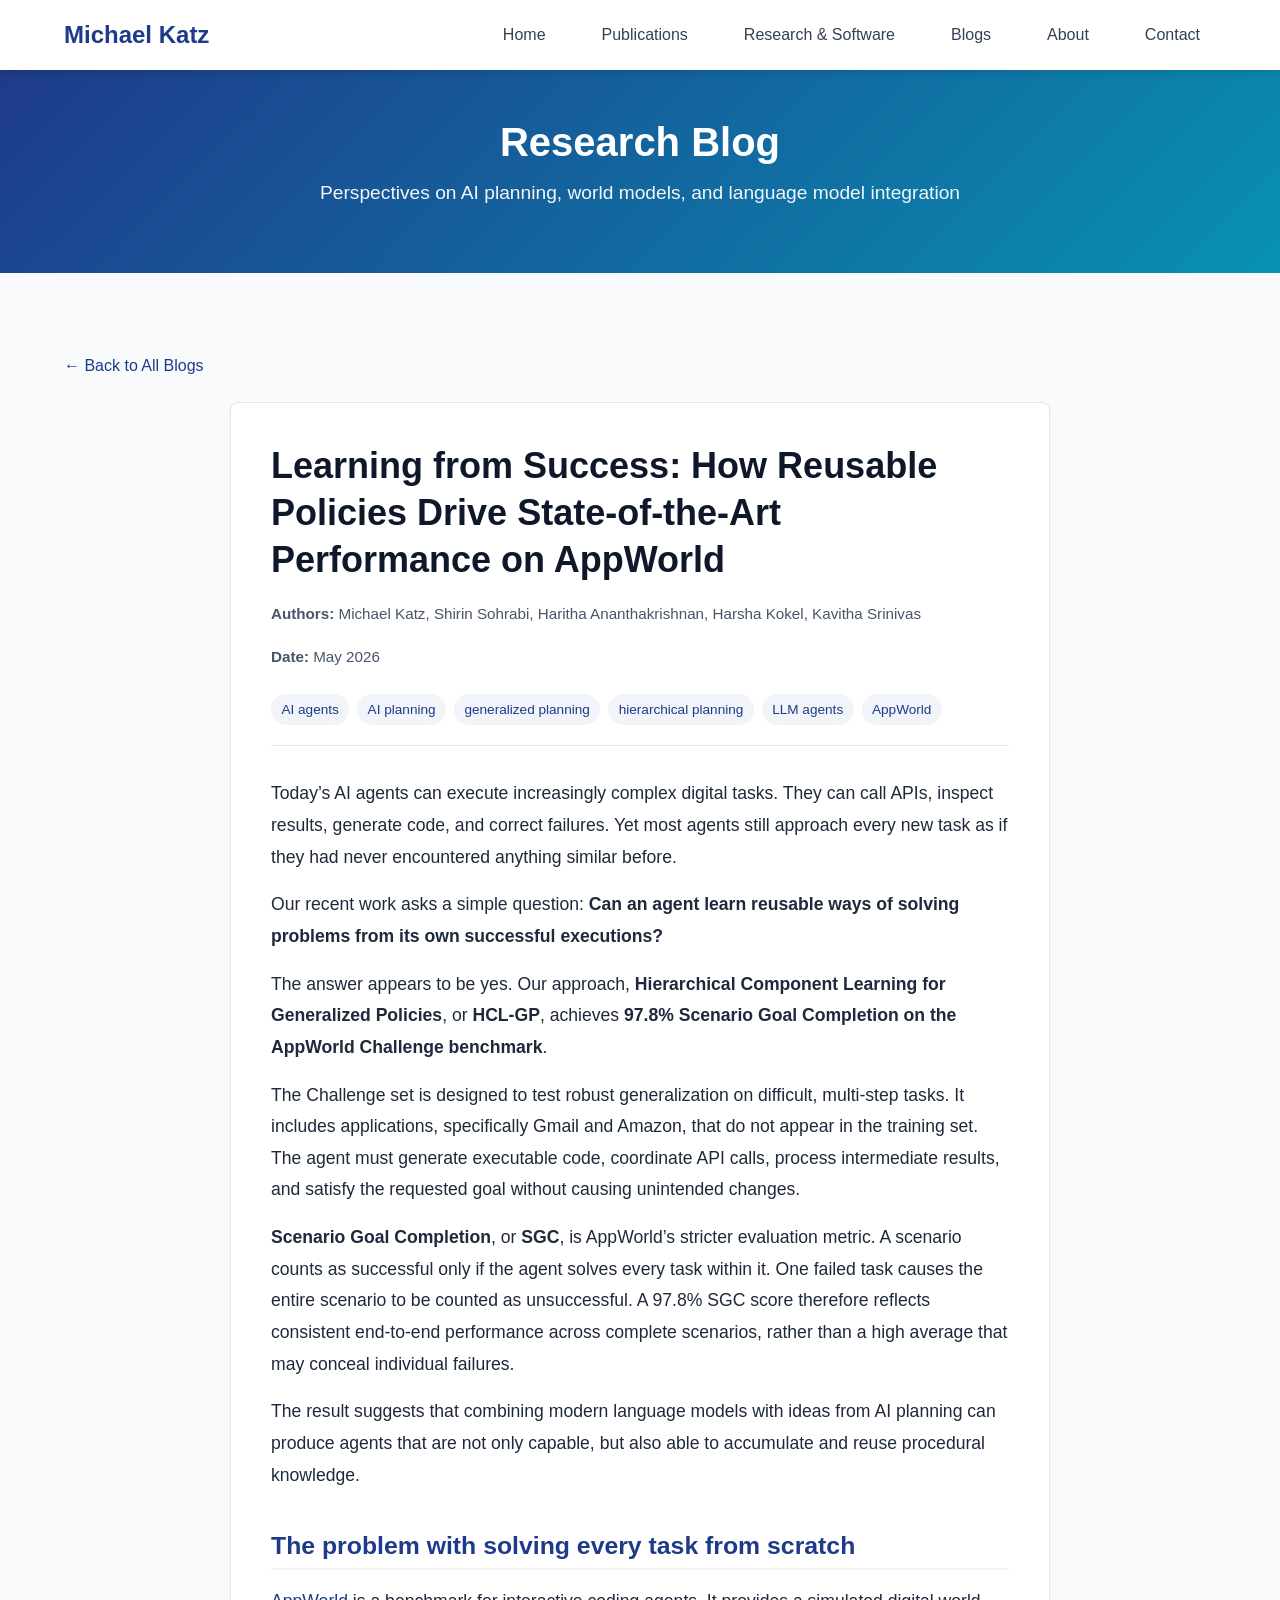
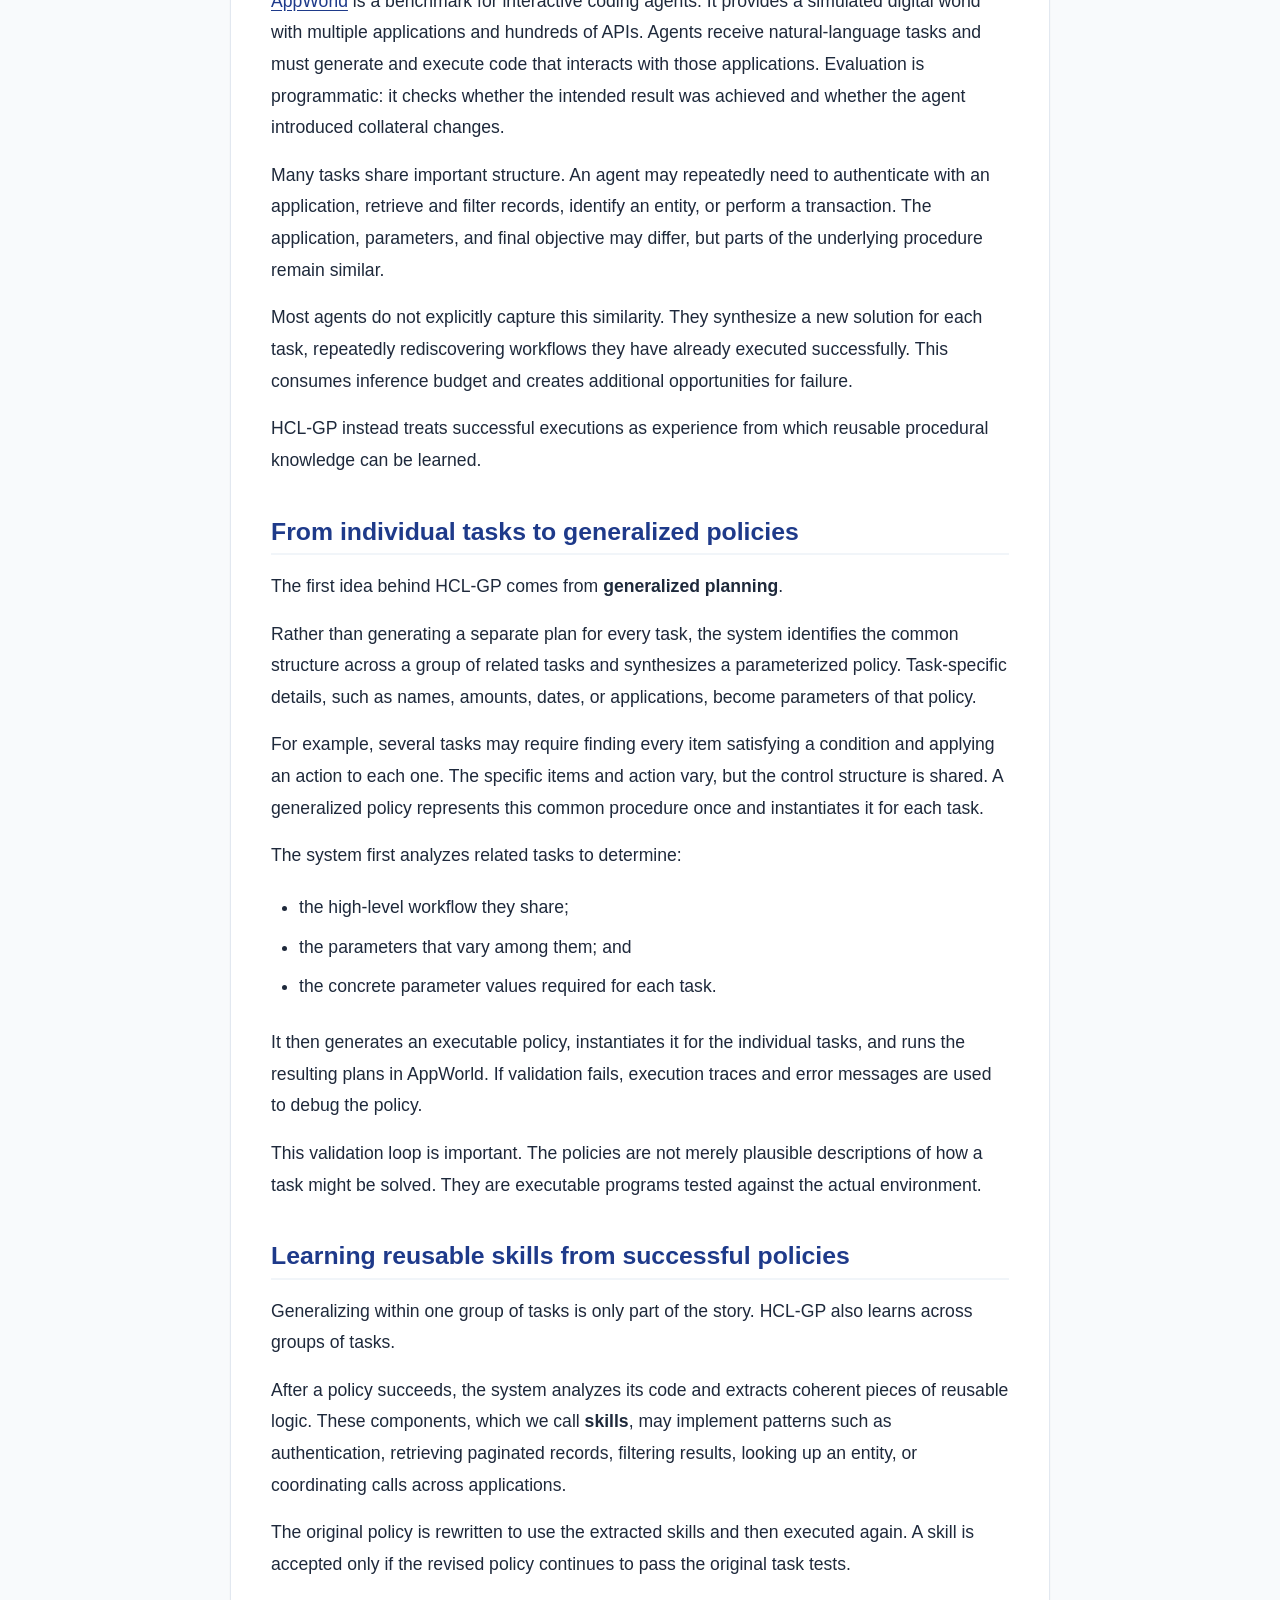
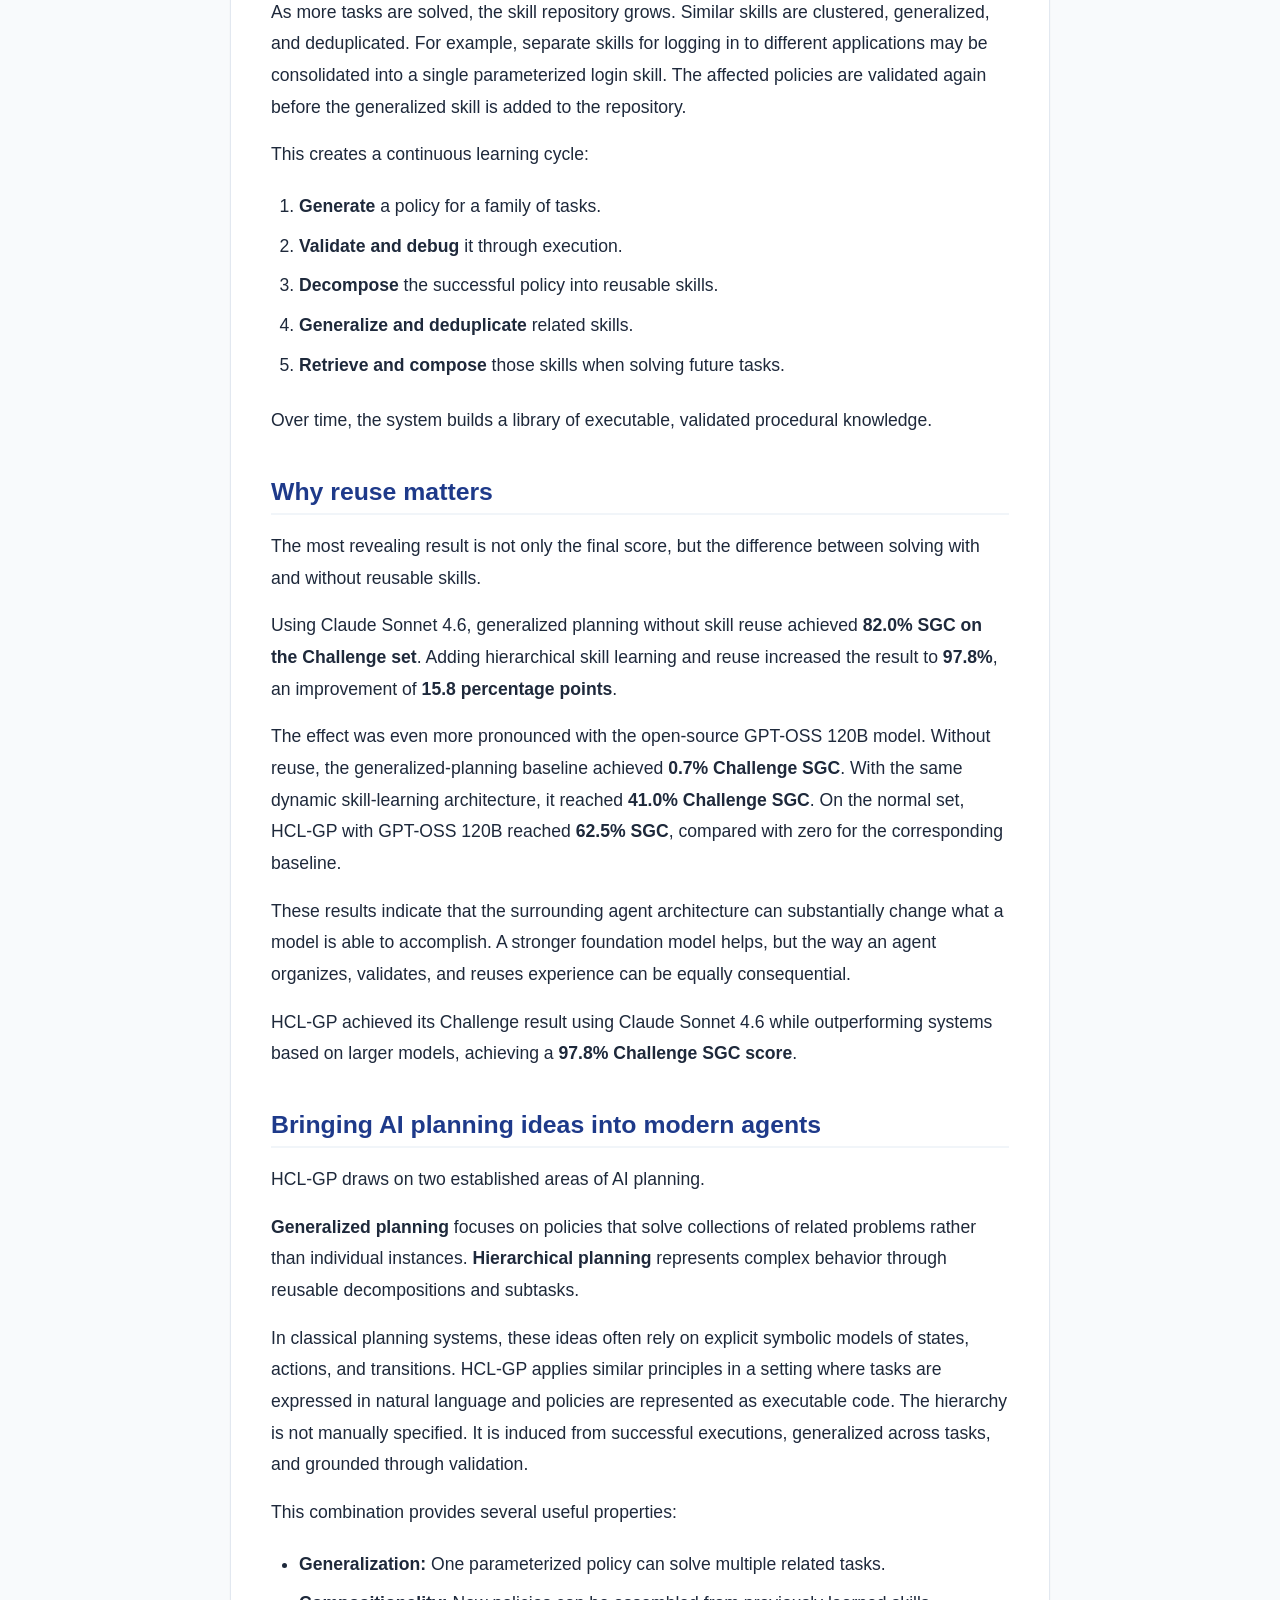
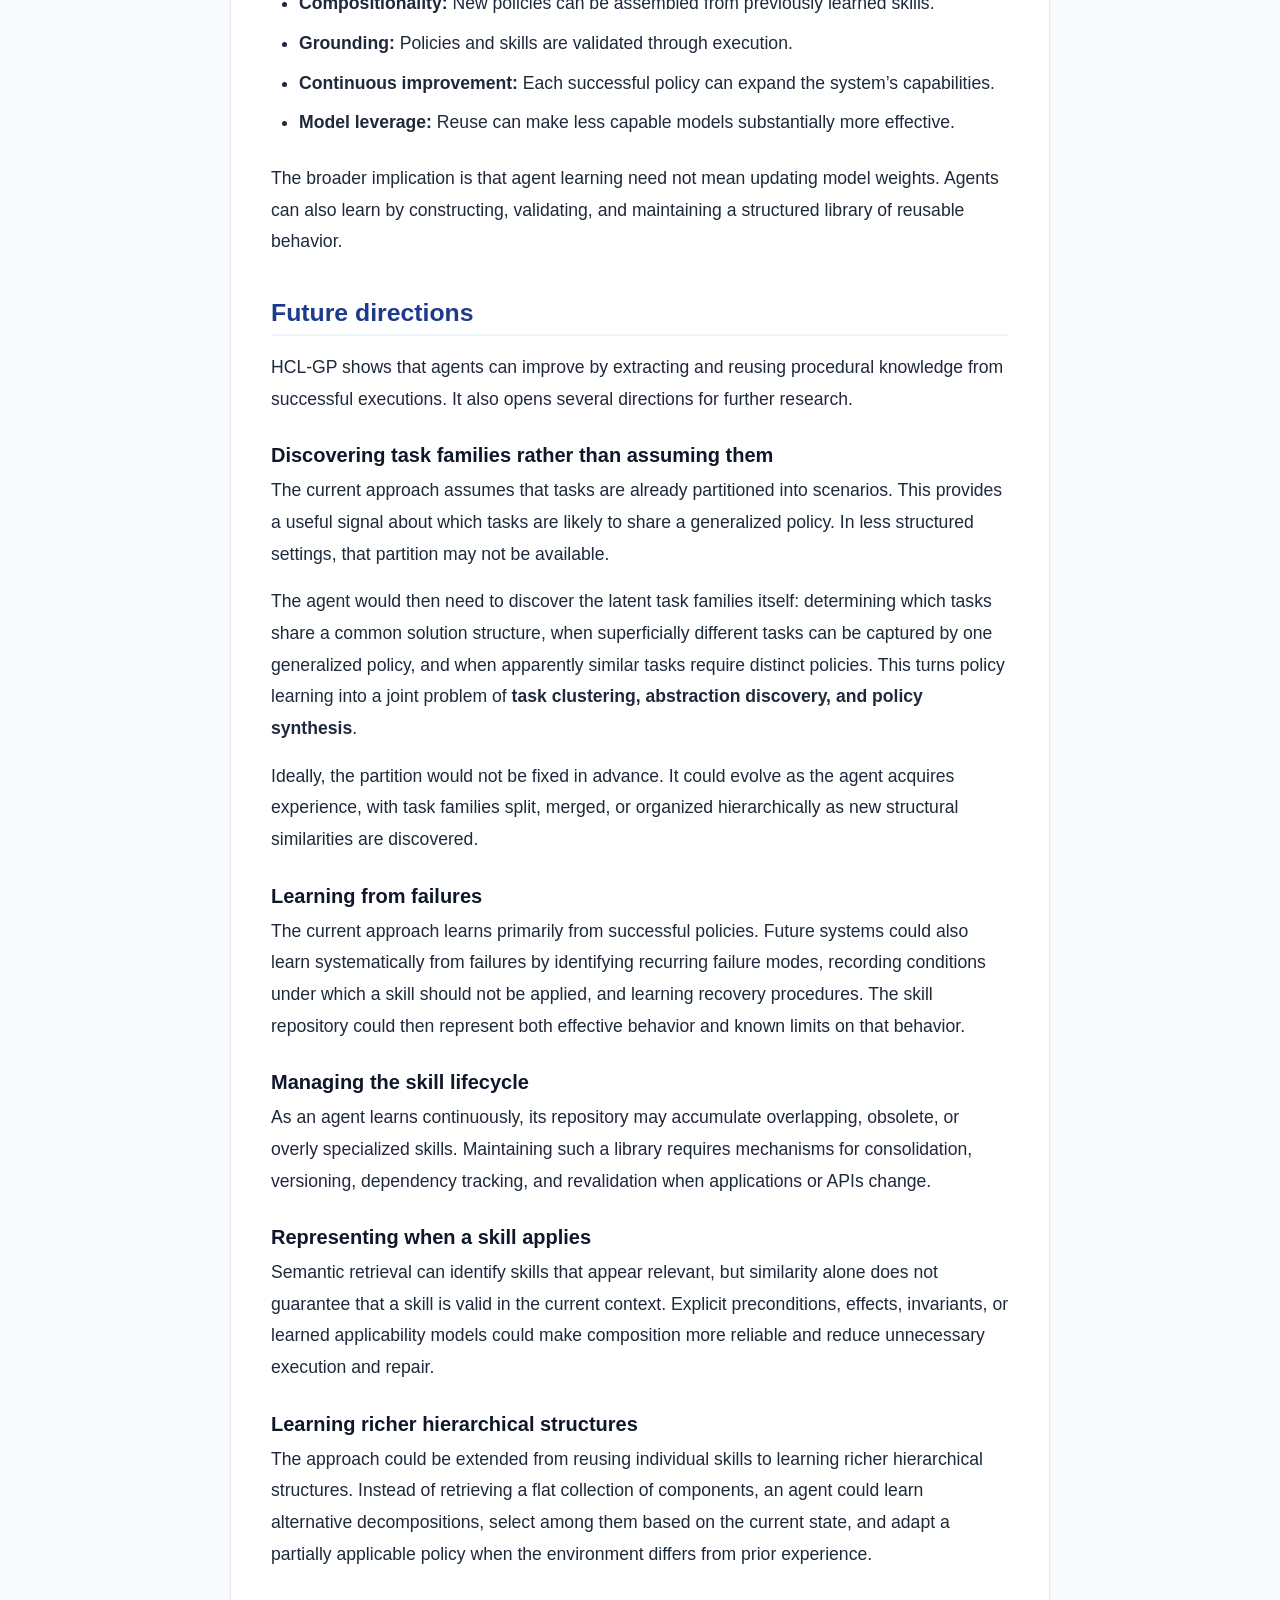
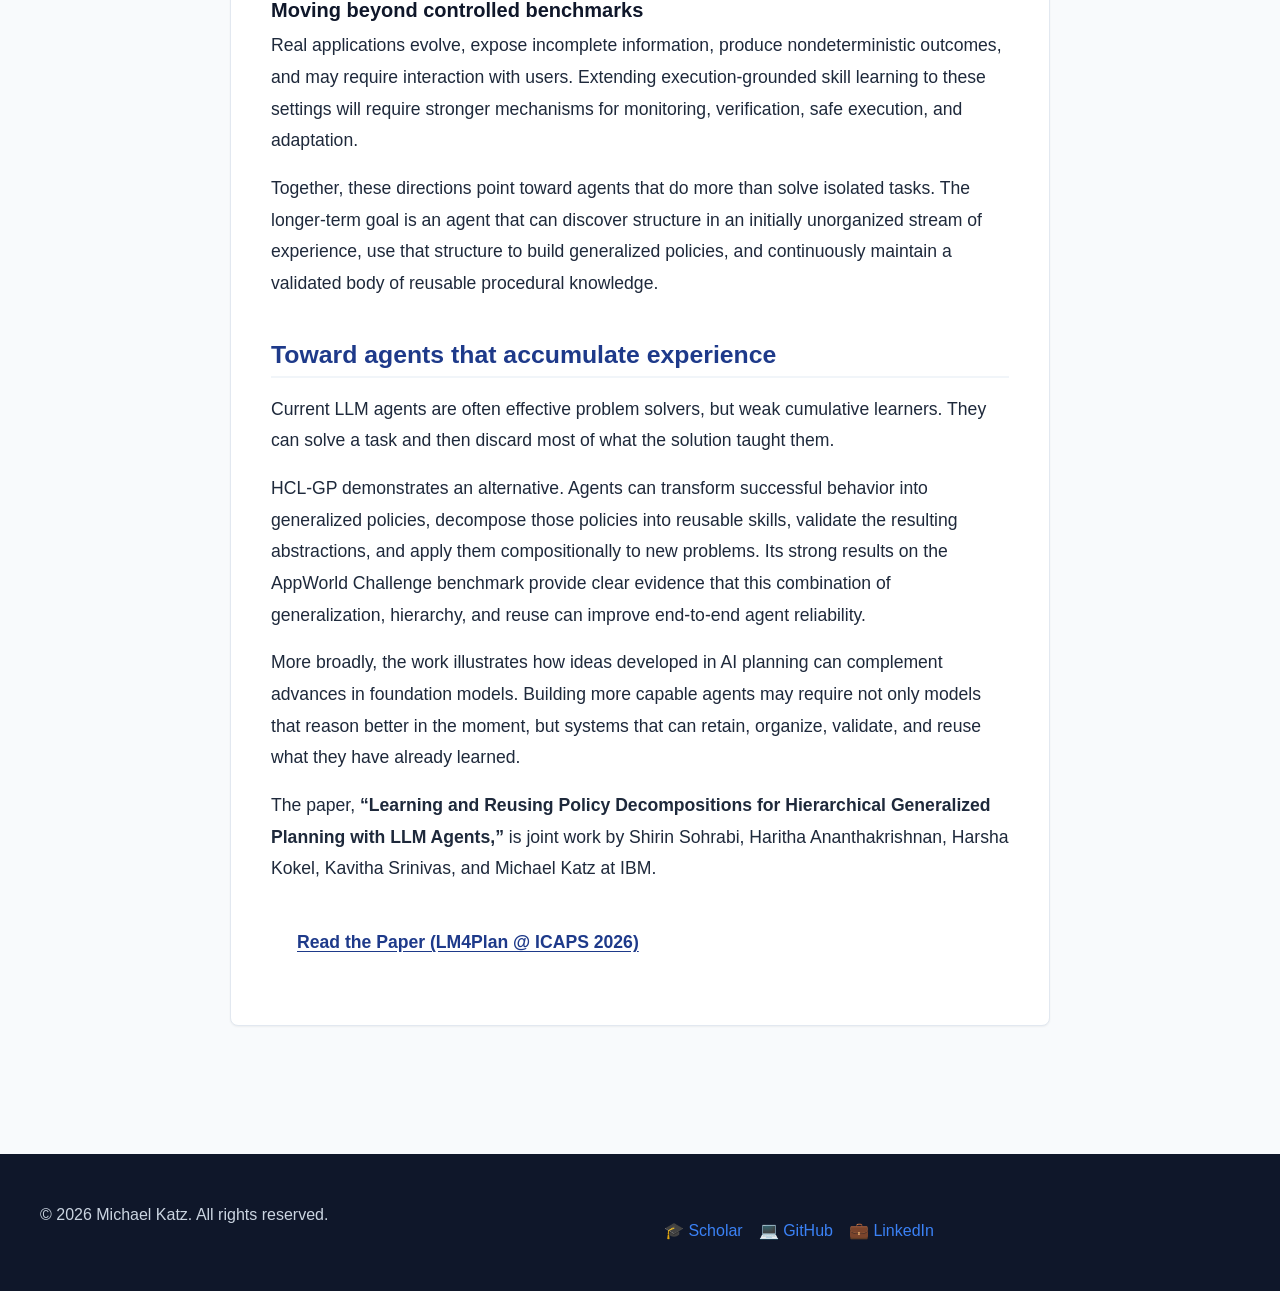
<file: blogs/hcl-gp/index.html>
<!DOCTYPE html>
<html lang="en">
<head>
    <meta charset="UTF-8">
    <meta name="viewport" content="width=device-width, initial-scale=1.0">
    <meta name="description" content="Learning from Success: How Reusable Policies Drive State-of-the-Art Performance on AppWorld - Blog post by Michael Katz, Shirin Sohrabi, Haritha Ananthakrishnan, Harsha Kokel, Kavitha Srinivas">
    <meta name="keywords" content="AI Agents, AI Planning, Generalized Planning, Hierarchical Planning, LLM Agents, AppWorld, HCL-GP, IBM Research">
    <meta name="author" content="Michael Katz, Shirin Sohrabi, Haritha Ananthakrishnan, Harsha Kokel, Kavitha Srinivas">
    
    <!-- Open Graph / Social Media -->
    <meta property="og:type" content="article">
    <meta property="og:title" content="Learning from Success: How Reusable Policies Drive State-of-the-Art Performance on AppWorld">
    <meta property="og:description" content="HCL-GP combines generalized planning, hierarchical decomposition, and execution-grounded learning to help LLM agents accumulate and reuse procedural knowledge.">
    
    <title>Learning from Success: How Reusable Policies Drive State-of-the-Art Performance on AppWorld - Michael Katz</title>
    <link rel="stylesheet" href="../../css/styles.css">
    <style>
        .blog-article {
            max-width: 820px;
            margin: 0 auto;
            background: white;
            padding: 2.5rem;
            border-radius: var(--border-radius);
            box-shadow: var(--shadow-sm);
            border: 1px solid var(--gray-200);
            line-height: 1.8;
            font-size: 1.1rem;
            color: var(--gray-800);
        }

        .blog-meta {
            display: flex;
            flex-wrap: wrap;
            gap: 1rem;
            align-items: center;
            color: var(--gray-600);
            font-size: 0.95rem;
            margin-bottom: 2rem;
            padding-bottom: 1.25rem;
            border-bottom: 1px solid var(--gray-200);
        }

        .blog-tags {
            display: flex;
            flex-wrap: wrap;
            gap: 0.5rem;
            margin-top: 0.5rem;
        }

        .blog-tag {
            background: var(--gray-100);
            color: var(--primary-blue);
            padding: 0.2rem 0.65rem;
            border-radius: 20px;
            font-size: 0.85rem;
            font-weight: 500;
        }

        .blog-article h1 {
            font-size: 2.25rem;
            color: var(--gray-900);
            line-height: 1.3;
            margin-bottom: 1rem;
        }

        .blog-article h2 {
            font-size: 1.55rem;
            color: var(--primary-blue);
            margin-top: 2.5rem;
            margin-bottom: 1rem;
            padding-bottom: 0.4rem;
            border-bottom: 2px solid var(--gray-100);
        }

        .blog-article h3 {
            font-size: 1.25rem;
            color: var(--gray-900);
            margin-top: 1.75rem;
            margin-bottom: 0.5rem;
        }

        .blog-article blockquote {
            border-left: 4px solid var(--primary-blue);
            background: var(--gray-50);
            padding: 1.25rem 1.5rem;
            margin: 1.75rem 0;
            border-radius: 0 var(--border-radius) var(--border-radius) 0;
            font-style: italic;
            color: var(--gray-700);
        }

        .blog-article blockquote p {
            margin: 0.5rem 0;
        }

        .blog-article blockquote p:first-child {
            margin-top: 0;
        }

        .blog-article blockquote p:last-child {
            margin-bottom: 0;
        }

        .blog-figure {
            margin: 2.5rem 0;
            text-align: center;
        }

        .blog-figure img {
            max-width: 100%;
            height: auto;
            border-radius: var(--border-radius);
            box-shadow: var(--shadow-md);
            border: 1px solid var(--gray-200);
        }

        .blog-figure figcaption {
            margin-top: 0.75rem;
            font-size: 0.95rem;
            color: var(--gray-600);
            font-style: italic;
            line-height: 1.5;
        }

        .blog-article ul, .blog-article ol {
            margin: 1.25rem 0 1.5rem 1.75rem;
        }

        .blog-article li {
            margin-bottom: 0.5rem;
        }

        .blog-article a {
            color: var(--primary-blue);
            text-decoration: underline;
            text-underline-offset: 3px;
        }

        .blog-article a:hover {
            color: var(--secondary-blue);
        }

        .back-link {
            display: inline-flex;
            align-items: center;
            gap: 0.5rem;
            color: var(--primary-blue);
            text-decoration: none;
            font-weight: 500;
            margin-bottom: 1.5rem;
        }

        .back-link:hover {
            text-decoration: underline;
        }
    </style>
</head>
<body>
    <!-- Header & Navigation -->
    <header class="header">
        <nav class="nav-container">
            <a href="../../index.html" class="logo">Michael Katz</a>
            <button class="nav-toggle" aria-label="Toggle navigation">
                <span></span>
                <span></span>
                <span></span>
            </button>
            <ul class="nav-menu">
                <li><a href="../../index.html">Home</a></li>
                <li><a href="../../publications.html">Publications</a></li>
                <li><a href="../../research.html">Research & Software</a></li>
                <li><a href="../index.html" class="active">Blogs</a></li>
                <li><a href="../../about.html">About</a></li>
                <li><a href="../../contact.html">Contact</a></li>
            </ul>
        </nav>
    </header>

    <!-- Page Header -->
    <section class="hero" style="padding: 3rem 1.5rem;">
        <div class="container" style="text-align: center;">
            <h1 style="color: white; margin-bottom: 0.75rem;">Research Blog</h1>
            <p style="font-size: 1.2rem; opacity: 0.95;">Perspectives on AI planning, world models, and language model integration</p>
        </div>
    </section>

    <!-- Main Content -->
    <main class="container" style="padding-top: 2rem; padding-bottom: 4rem;">
        <a href="../index.html" class="back-link">&larr; Back to All Blogs</a>
        
        <article class="blog-article">
            <h1>Learning from Success: How Reusable Policies Drive State-of-the-Art Performance on AppWorld</h1>
            
            <div class="blog-meta">
                <div><strong>Authors:</strong> Michael Katz, Shirin Sohrabi, Haritha Ananthakrishnan, Harsha Kokel, Kavitha Srinivas</div>
                <div><strong>Date:</strong> May 2026</div>
                <div class="blog-tags">
                    <span class="blog-tag">AI agents</span>
                    <span class="blog-tag">AI planning</span>
                    <span class="blog-tag">generalized planning</span>
                    <span class="blog-tag">hierarchical planning</span>
                    <span class="blog-tag">LLM agents</span>
                    <span class="blog-tag">AppWorld</span>
                </div>
            </div>

            <p>Today’s AI agents can execute increasingly complex digital tasks. They can call APIs, inspect results, generate code, and correct failures. Yet most agents still approach every new task as if they had never encountered anything similar before.</p>

            <p>Our recent work asks a simple question: <strong>Can an agent learn reusable ways of solving problems from its own successful executions?</strong></p>

            <p>The answer appears to be yes. Our approach, <strong>Hierarchical Component Learning for Generalized Policies</strong>, or <strong>HCL-GP</strong>, achieves <strong>97.8% Scenario Goal Completion on the AppWorld Challenge benchmark</strong>.</p>

            <p>The Challenge set is designed to test robust generalization on difficult, multi-step tasks. It includes applications, specifically Gmail and Amazon, that do not appear in the training set. The agent must generate executable code, coordinate API calls, process intermediate results, and satisfy the requested goal without causing unintended changes.</p>

            <p><strong>Scenario Goal Completion</strong>, or <strong>SGC</strong>, is AppWorld’s stricter evaluation metric. A scenario counts as successful only if the agent solves every task within it. One failed task causes the entire scenario to be counted as unsuccessful. A 97.8% SGC score therefore reflects consistent end-to-end performance across complete scenarios, rather than a high average that may conceal individual failures.</p>

            <p>The result suggests that combining modern language models with ideas from AI planning can produce agents that are not only capable, but also able to accumulate and reuse procedural knowledge.</p>

            <h2>The problem with solving every task from scratch</h2>

            <p><a href="https://appworld.dev/appworld/" target="_blank" rel="noopener noreferrer">AppWorld</a> is a benchmark for interactive coding agents. It provides a simulated digital world with multiple applications and hundreds of APIs. Agents receive natural-language tasks and must generate and execute code that interacts with those applications. Evaluation is programmatic: it checks whether the intended result was achieved and whether the agent introduced collateral changes.</p>

            <p>Many tasks share important structure. An agent may repeatedly need to authenticate with an application, retrieve and filter records, identify an entity, or perform a transaction. The application, parameters, and final objective may differ, but parts of the underlying procedure remain similar.</p>

            <p>Most agents do not explicitly capture this similarity. They synthesize a new solution for each task, repeatedly rediscovering workflows they have already executed successfully. This consumes inference budget and creates additional opportunities for failure.</p>

            <p>HCL-GP instead treats successful executions as experience from which reusable procedural knowledge can be learned.</p>

            <h2>From individual tasks to generalized policies</h2>

            <p>The first idea behind HCL-GP comes from <strong>generalized planning</strong>.</p>

            <p>Rather than generating a separate plan for every task, the system identifies the common structure across a group of related tasks and synthesizes a parameterized policy. Task-specific details, such as names, amounts, dates, or applications, become parameters of that policy.</p>

            <p>For example, several tasks may require finding every item satisfying a condition and applying an action to each one. The specific items and action vary, but the control structure is shared. A generalized policy represents this common procedure once and instantiates it for each task.</p>

            <p>The system first analyzes related tasks to determine:</p>
            <ul>
                <li>the high-level workflow they share;</li>
                <li>the parameters that vary among them; and</li>
                <li>the concrete parameter values required for each task.</li>
            </ul>

            <p>It then generates an executable policy, instantiates it for the individual tasks, and runs the resulting plans in AppWorld. If validation fails, execution traces and error messages are used to debug the policy.</p>

            <p>This validation loop is important. The policies are not merely plausible descriptions of how a task might be solved. They are executable programs tested against the actual environment.</p>

            <h2>Learning reusable skills from successful policies</h2>

            <p>Generalizing within one group of tasks is only part of the story. HCL-GP also learns across groups of tasks.</p>

            <p>After a policy succeeds, the system analyzes its code and extracts coherent pieces of reusable logic. These components, which we call <strong>skills</strong>, may implement patterns such as authentication, retrieving paginated records, filtering results, looking up an entity, or coordinating calls across applications.</p>

            <p>The original policy is rewritten to use the extracted skills and then executed again. A skill is accepted only if the revised policy continues to pass the original task tests.</p>

            <p>As more tasks are solved, the skill repository grows. Similar skills are clustered, generalized, and deduplicated. For example, separate skills for logging in to different applications may be consolidated into a single parameterized login skill. The affected policies are validated again before the generalized skill is added to the repository.</p>

            <p>This creates a continuous learning cycle:</p>
            <ol>
                <li><strong>Generate</strong> a policy for a family of tasks.</li>
                <li><strong>Validate and debug</strong> it through execution.</li>
                <li><strong>Decompose</strong> the successful policy into reusable skills.</li>
                <li><strong>Generalize and deduplicate</strong> related skills.</li>
                <li><strong>Retrieve and compose</strong> those skills when solving future tasks.</li>
            </ol>

            <p>Over time, the system builds a library of executable, validated procedural knowledge.</p>

            <h2>Why reuse matters</h2>

            <p>The most revealing result is not only the final score, but the difference between solving with and without reusable skills.</p>

            <p>Using Claude Sonnet 4.6, generalized planning without skill reuse achieved <strong>82.0% SGC on the Challenge set</strong>. Adding hierarchical skill learning and reuse increased the result to <strong>97.8%</strong>, an improvement of <strong>15.8 percentage points</strong>.</p>

            <p>The effect was even more pronounced with the open-source GPT-OSS 120B model. Without reuse, the generalized-planning baseline achieved <strong>0.7% Challenge SGC</strong>. With the same dynamic skill-learning architecture, it reached <strong>41.0% Challenge SGC</strong>. On the normal set, HCL-GP with GPT-OSS 120B reached <strong>62.5% SGC</strong>, compared with zero for the corresponding baseline.</p>

            <p>These results indicate that the surrounding agent architecture can substantially change what a model is able to accomplish. A stronger foundation model helps, but the way an agent organizes, validates, and reuses experience can be equally consequential.</p>

            <p>HCL-GP achieved its Challenge result using Claude Sonnet 4.6 while outperforming systems based on larger models, achieving a <strong>97.8% Challenge SGC score</strong>.</p>

            <h2>Bringing AI planning ideas into modern agents</h2>

            <p>HCL-GP draws on two established areas of AI planning.</p>

            <p><strong>Generalized planning</strong> focuses on policies that solve collections of related problems rather than individual instances. <strong>Hierarchical planning</strong> represents complex behavior through reusable decompositions and subtasks.</p>

            <p>In classical planning systems, these ideas often rely on explicit symbolic models of states, actions, and transitions. HCL-GP applies similar principles in a setting where tasks are expressed in natural language and policies are represented as executable code. The hierarchy is not manually specified. It is induced from successful executions, generalized across tasks, and grounded through validation.</p>

            <p>This combination provides several useful properties:</p>
            <ul>
                <li><strong>Generalization:</strong> One parameterized policy can solve multiple related tasks.</li>
                <li><strong>Compositionality:</strong> New policies can be assembled from previously learned skills.</li>
                <li><strong>Grounding:</strong> Policies and skills are validated through execution.</li>
                <li><strong>Continuous improvement:</strong> Each successful policy can expand the system’s capabilities.</li>
                <li><strong>Model leverage:</strong> Reuse can make less capable models substantially more effective.</li>
            </ul>

            <p>The broader implication is that agent learning need not mean updating model weights. Agents can also learn by constructing, validating, and maintaining a structured library of reusable behavior.</p>

            <h2>Future directions</h2>

            <p>HCL-GP shows that agents can improve by extracting and reusing procedural knowledge from successful executions. It also opens several directions for further research.</p>

            <h3>Discovering task families rather than assuming them</h3>

            <p>The current approach assumes that tasks are already partitioned into scenarios. This provides a useful signal about which tasks are likely to share a generalized policy. In less structured settings, that partition may not be available.</p>

            <p>The agent would then need to discover the latent task families itself: determining which tasks share a common solution structure, when superficially different tasks can be captured by one generalized policy, and when apparently similar tasks require distinct policies. This turns policy learning into a joint problem of <strong>task clustering, abstraction discovery, and policy synthesis</strong>.</p>

            <p>Ideally, the partition would not be fixed in advance. It could evolve as the agent acquires experience, with task families split, merged, or organized hierarchically as new structural similarities are discovered.</p>

            <h3>Learning from failures</h3>

            <p>The current approach learns primarily from successful policies. Future systems could also learn systematically from failures by identifying recurring failure modes, recording conditions under which a skill should not be applied, and learning recovery procedures. The skill repository could then represent both effective behavior and known limits on that behavior.</p>

            <h3>Managing the skill lifecycle</h3>

            <p>As an agent learns continuously, its repository may accumulate overlapping, obsolete, or overly specialized skills. Maintaining such a library requires mechanisms for consolidation, versioning, dependency tracking, and revalidation when applications or APIs change.</p>

            <h3>Representing when a skill applies</h3>

            <p>Semantic retrieval can identify skills that appear relevant, but similarity alone does not guarantee that a skill is valid in the current context. Explicit preconditions, effects, invariants, or learned applicability models could make composition more reliable and reduce unnecessary execution and repair.</p>

            <h3>Learning richer hierarchical structures</h3>

            <p>The approach could be extended from reusing individual skills to learning richer hierarchical structures. Instead of retrieving a flat collection of components, an agent could learn alternative decompositions, select among them based on the current state, and adapt a partially applicable policy when the environment differs from prior experience.</p>

            <h3>Moving beyond controlled benchmarks</h3>

            <p>Real applications evolve, expose incomplete information, produce nondeterministic outcomes, and may require interaction with users. Extending execution-grounded skill learning to these settings will require stronger mechanisms for monitoring, verification, safe execution, and adaptation.</p>

            <p>Together, these directions point toward agents that do more than solve isolated tasks. The longer-term goal is an agent that can discover structure in an initially unorganized stream of experience, use that structure to build generalized policies, and continuously maintain a validated body of reusable procedural knowledge.</p>

            <h2>Toward agents that accumulate experience</h2>

            <p>Current LLM agents are often effective problem solvers, but weak cumulative learners. They can solve a task and then discard most of what the solution taught them.</p>

            <p>HCL-GP demonstrates an alternative. Agents can transform successful behavior into generalized policies, decompose those policies into reusable skills, validate the resulting abstractions, and apply them compositionally to new problems. Its strong results on the AppWorld Challenge benchmark provide clear evidence that this combination of generalization, hierarchy, and reuse can improve end-to-end agent reliability.</p>

            <p>More broadly, the work illustrates how ideas developed in AI planning can complement advances in foundation models. Building more capable agents may require not only models that reason better in the moment, but systems that can retain, organize, validate, and reuse what they have already learned.</p>

            <p>The paper, <strong>“Learning and Reusing Policy Decompositions for Hierarchical Generalized Planning with LLM Agents,”</strong> is joint work by Shirin Sohrabi, Haritha Ananthakrishnan, Harsha Kokel, Kavitha Srinivas, and Michael Katz at IBM.</p>

            <p><a href="../../papers/sohrabi-et-al-icaps2026wslm4plan.pdf" class="btn btn-primary" style="display: inline-block; margin-top: 1rem;">Read the Paper (LM4Plan @ ICAPS 2026)</a></p>
        </article>
    </main>

    <!-- Footer -->
    <footer class="footer">
        <div class="footer-container">
            <p>&copy; 2026 Michael Katz. All rights reserved.</p>
            <div class="social-links">
                <a href="https://scholar.google.com/citations?user=YQ12vF0AAAAJ" aria-label="Google Scholar">🎓 Scholar</a>
                <a href="https://github.com/michael-katz-ai" aria-label="GitHub">💻 GitHub</a>
                <a href="https://linkedin.com/in/michael-katz-ai" aria-label="LinkedIn">💼 LinkedIn</a>
            </div>
        </div>
    </footer>

    <script src="../../js/main.js"></script>
</body>
</html>
</file>
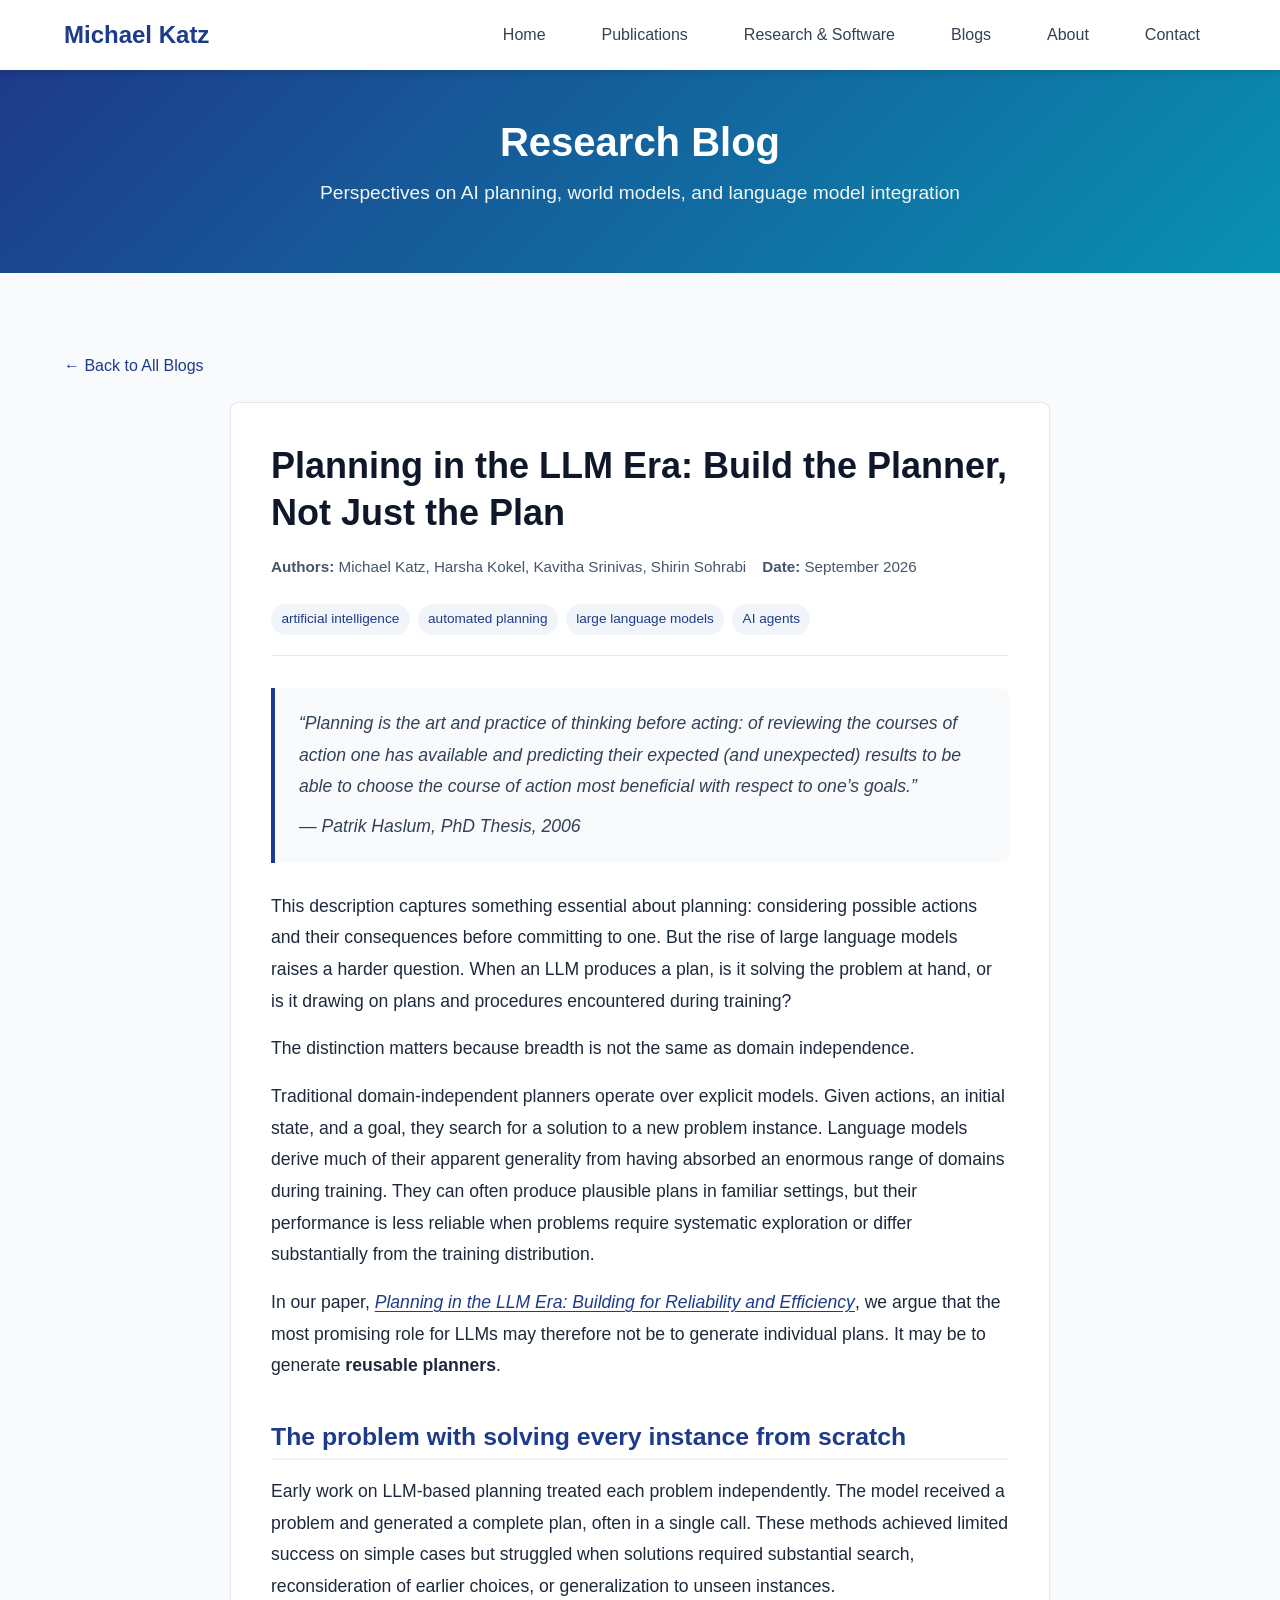
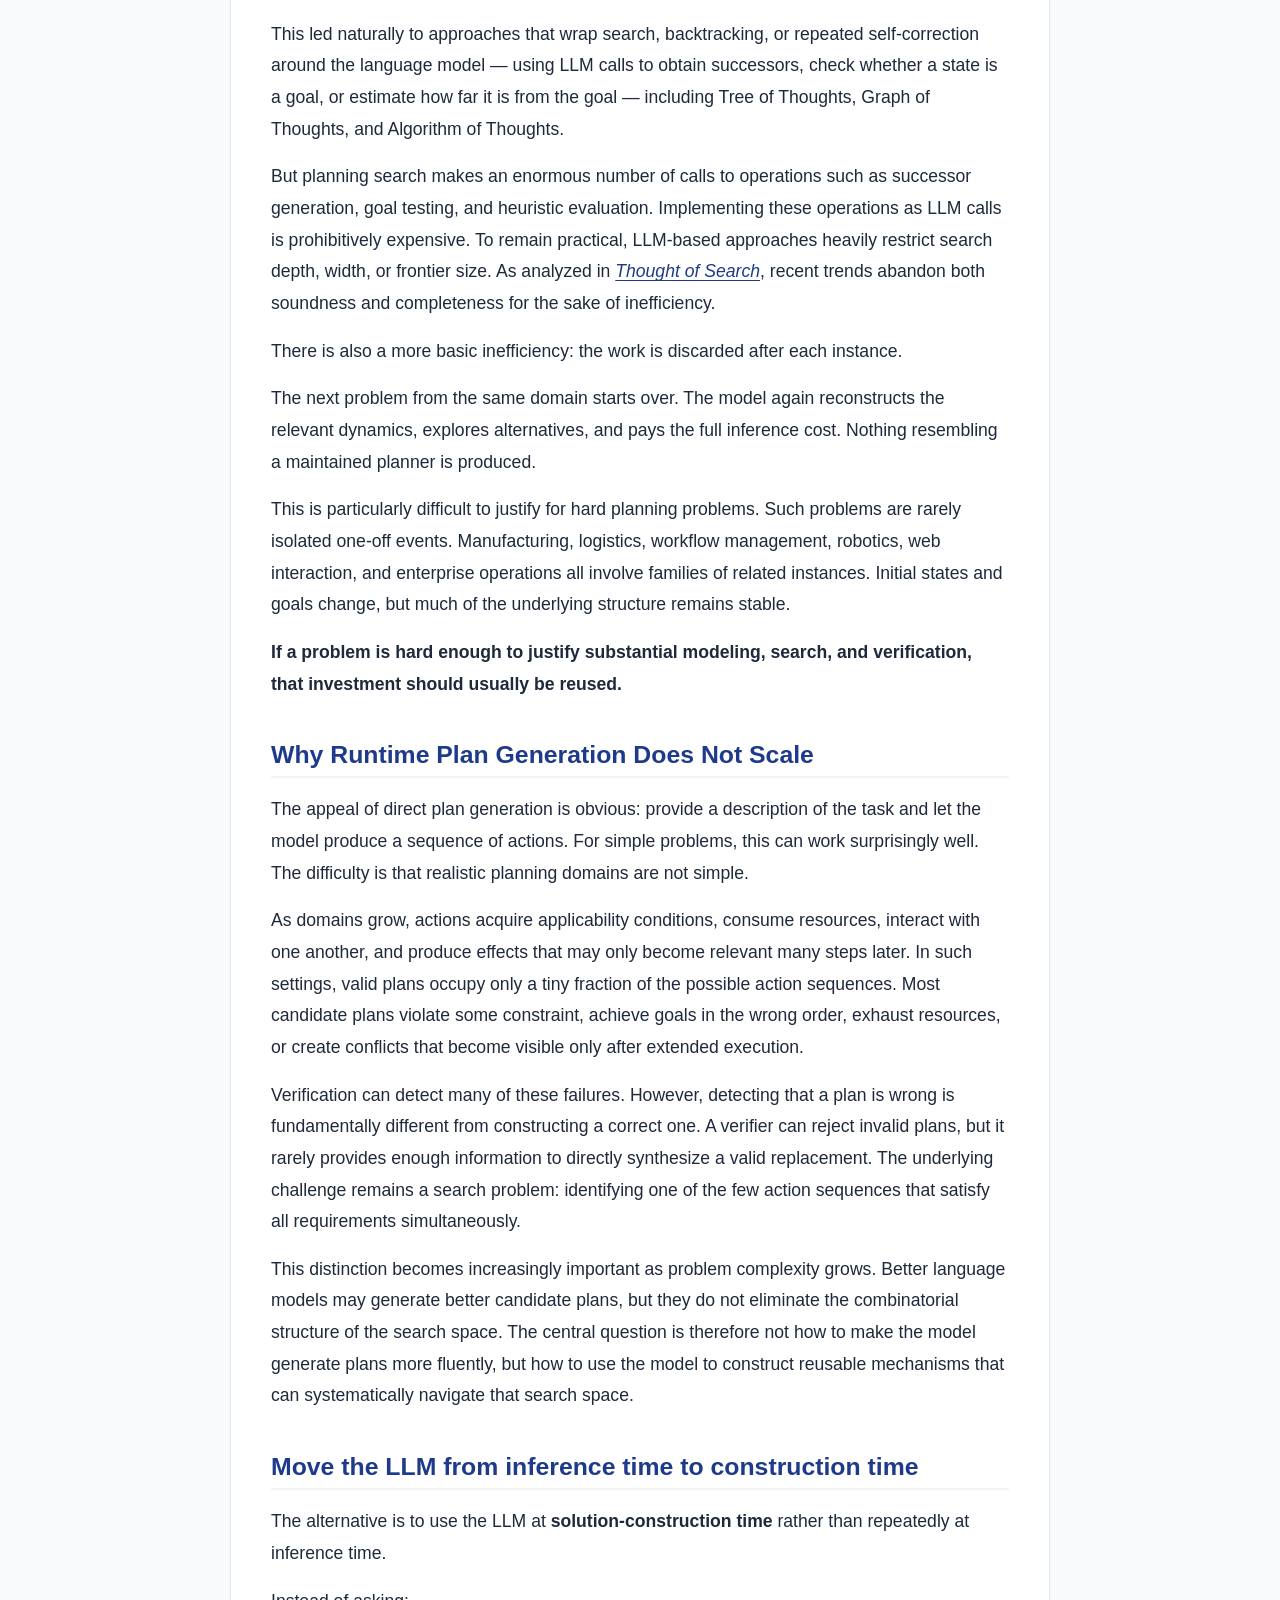
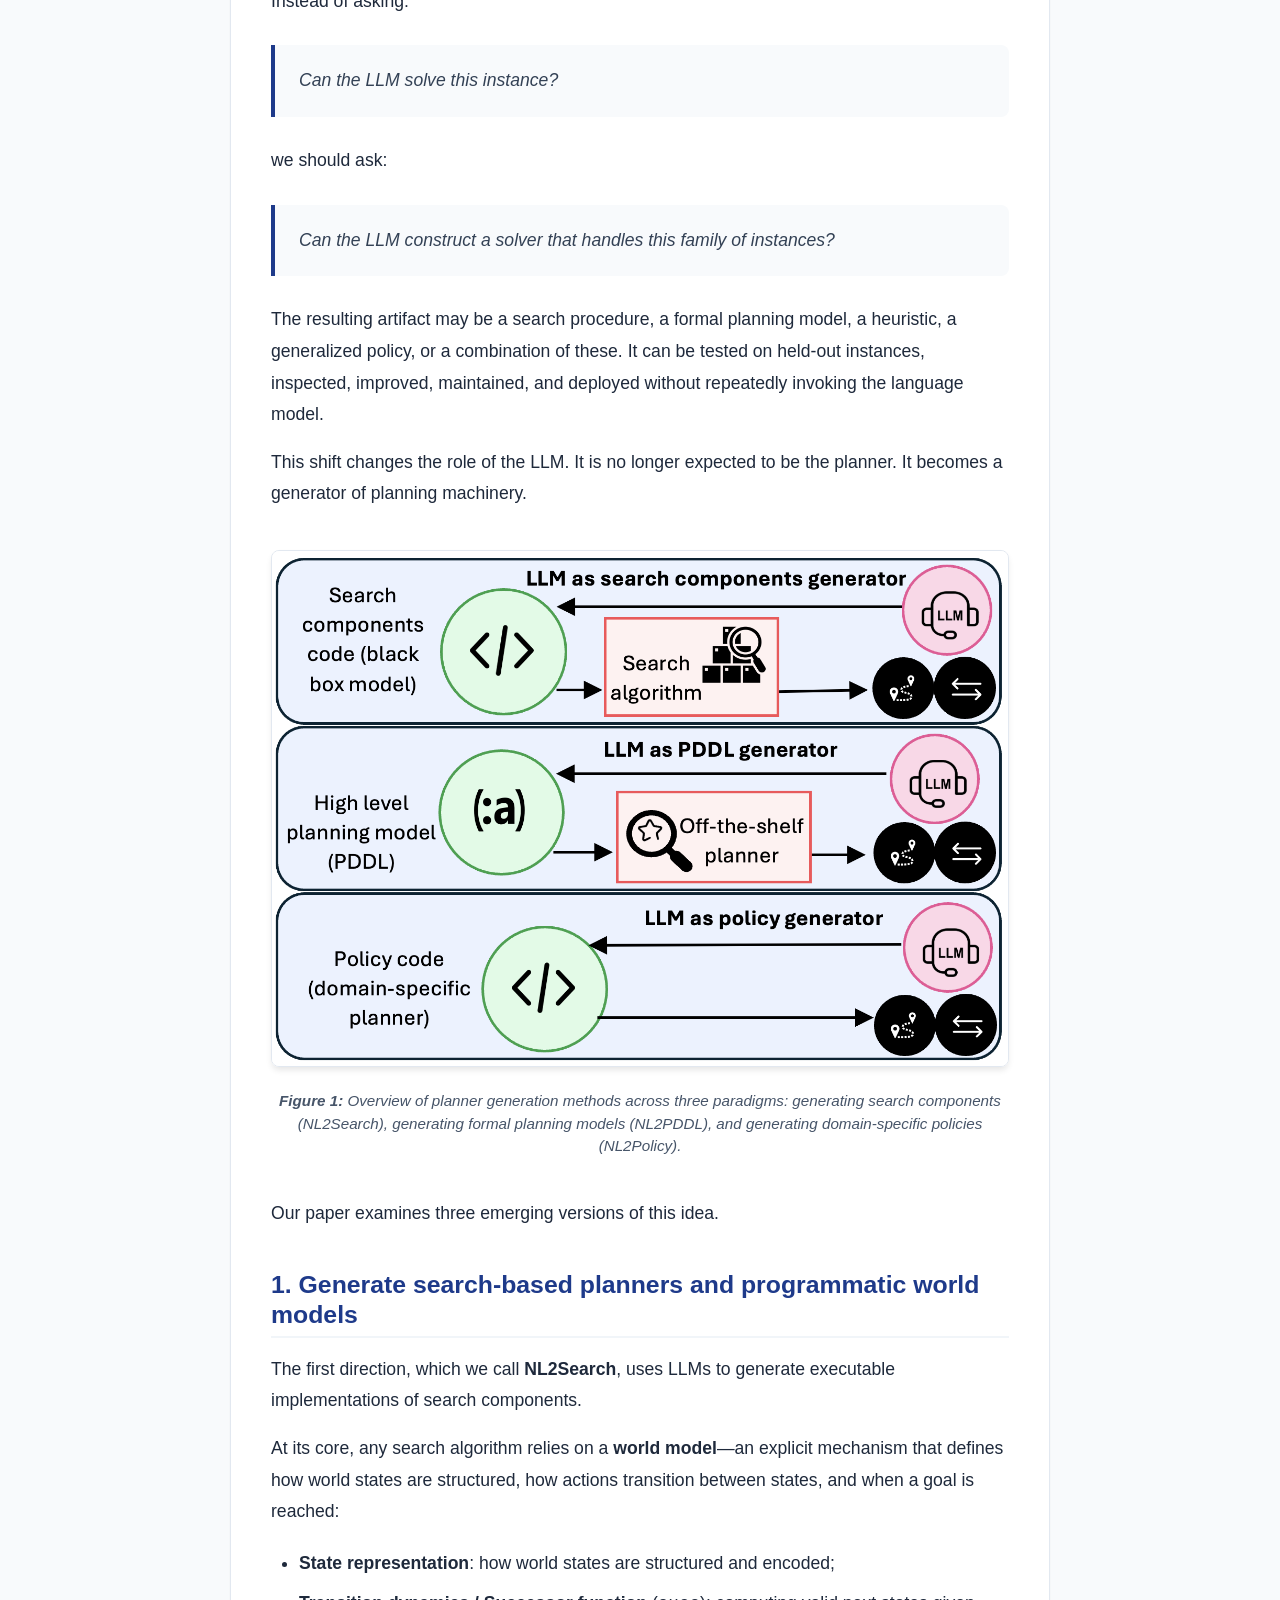
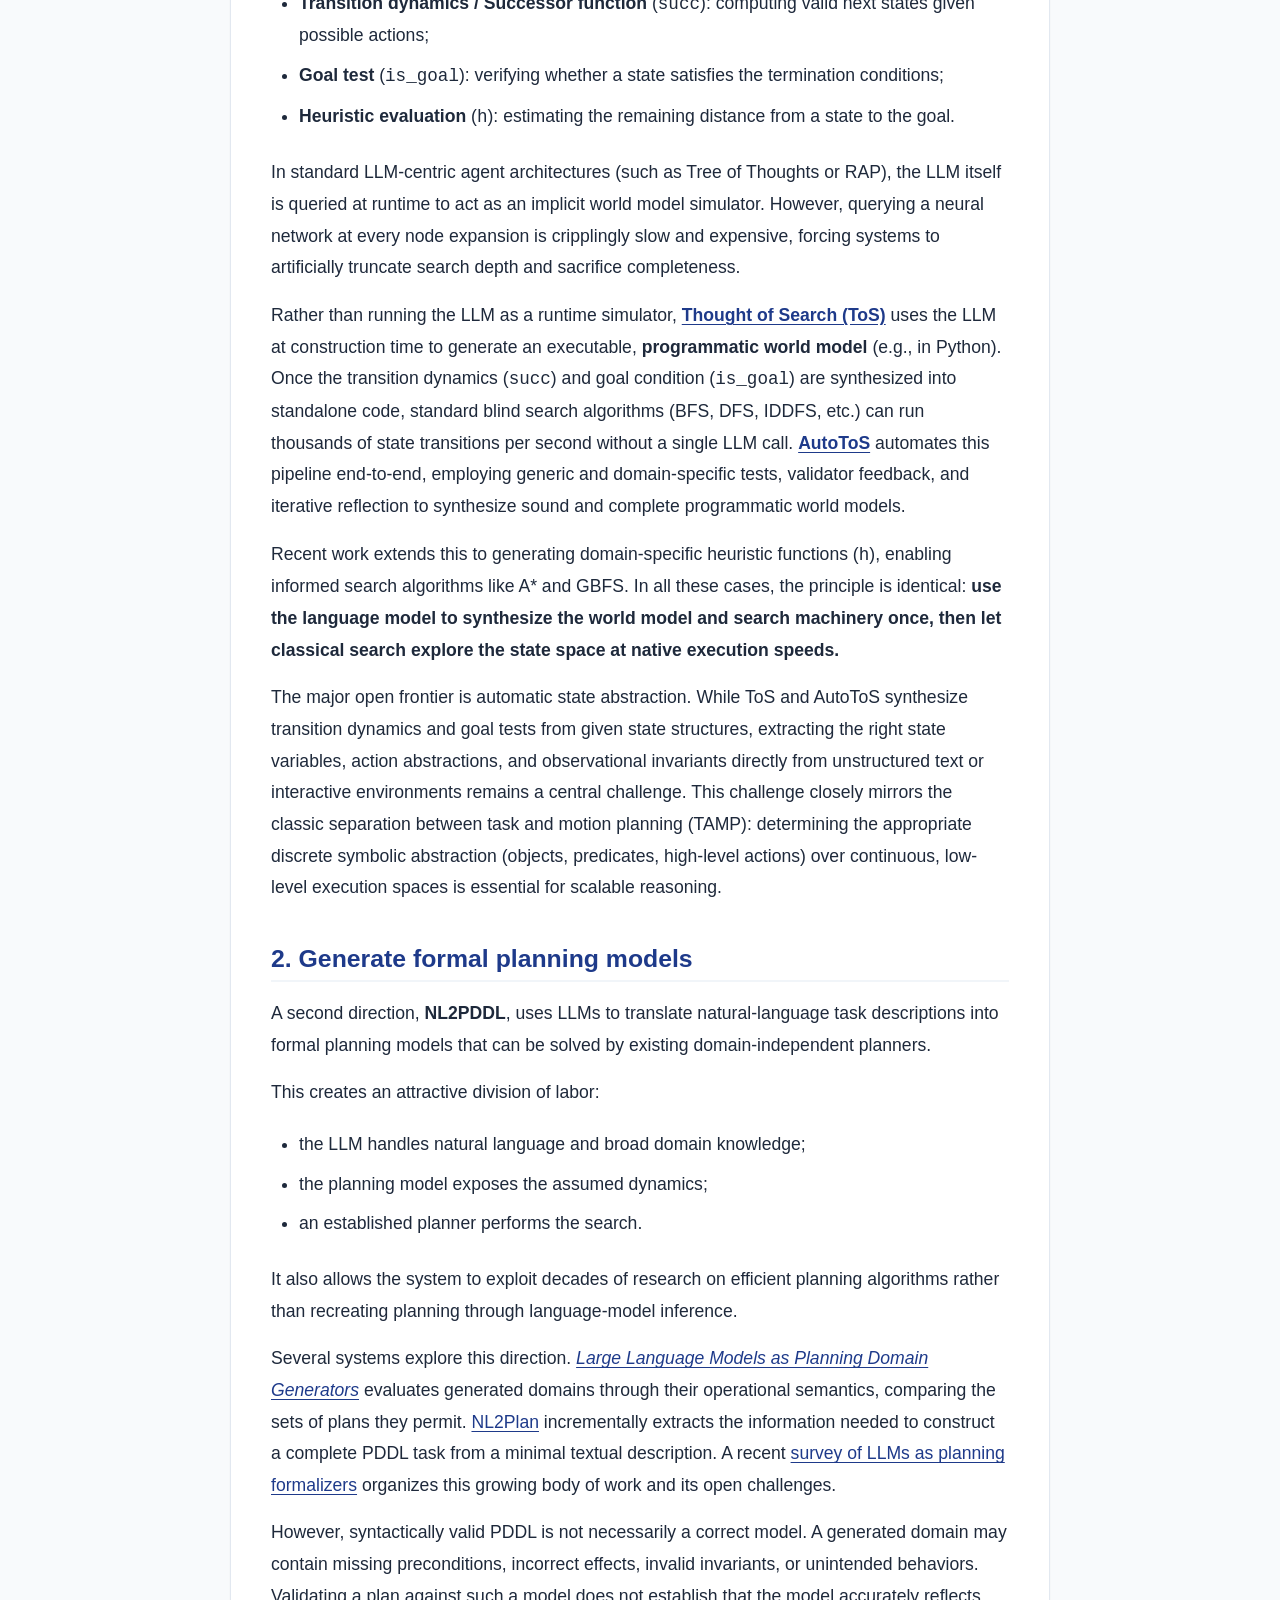
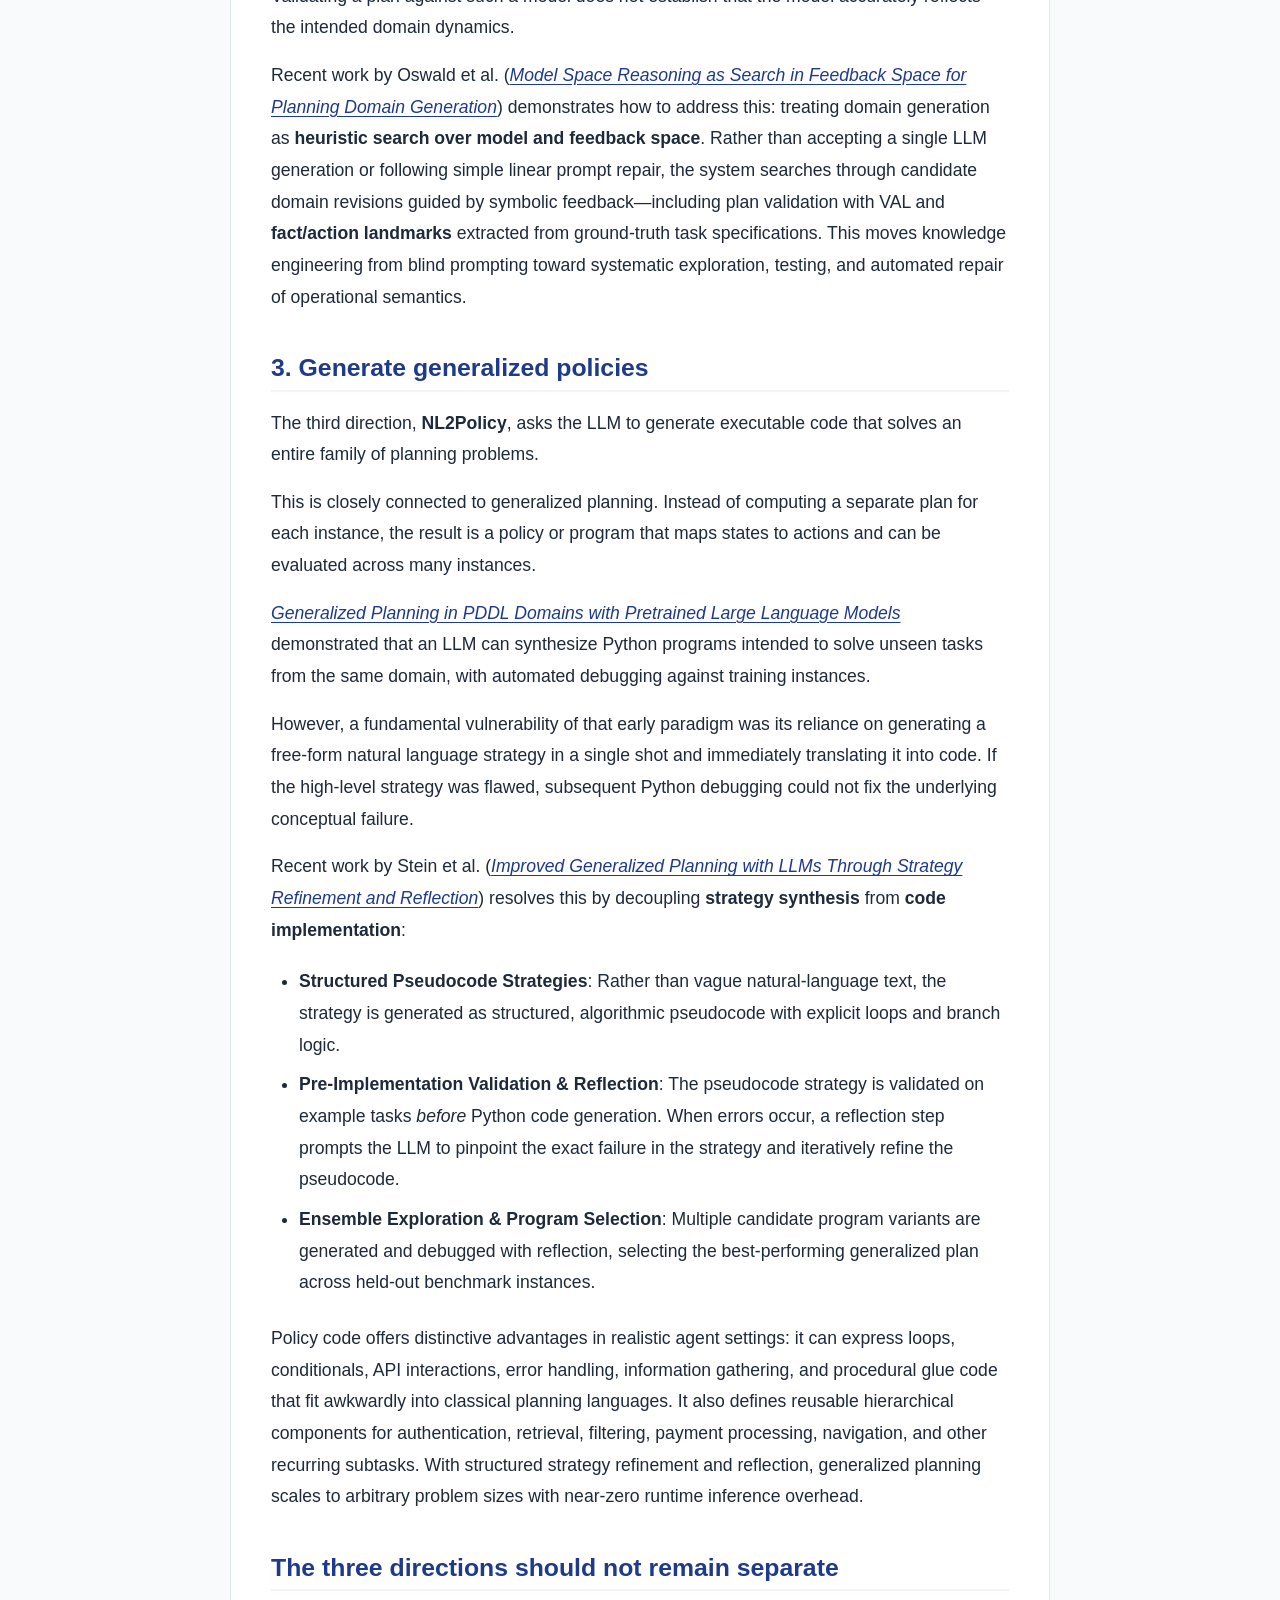
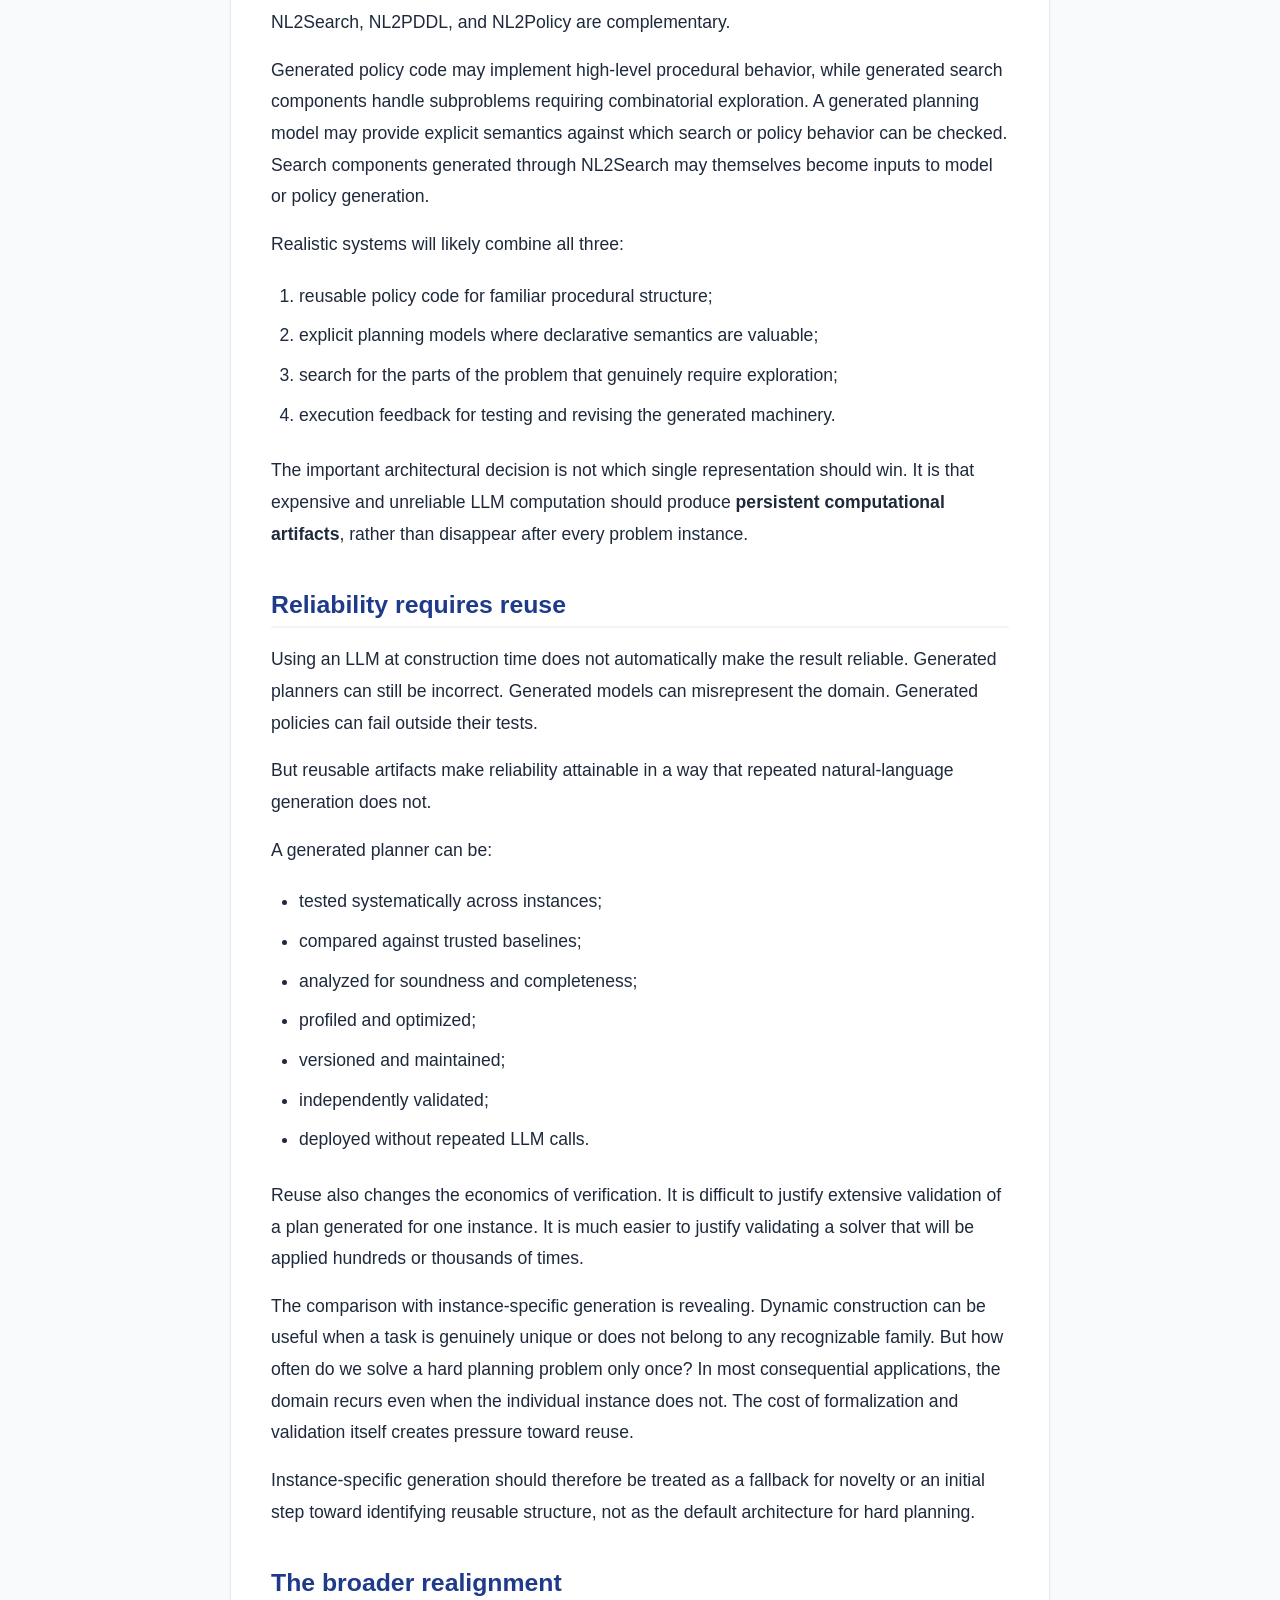
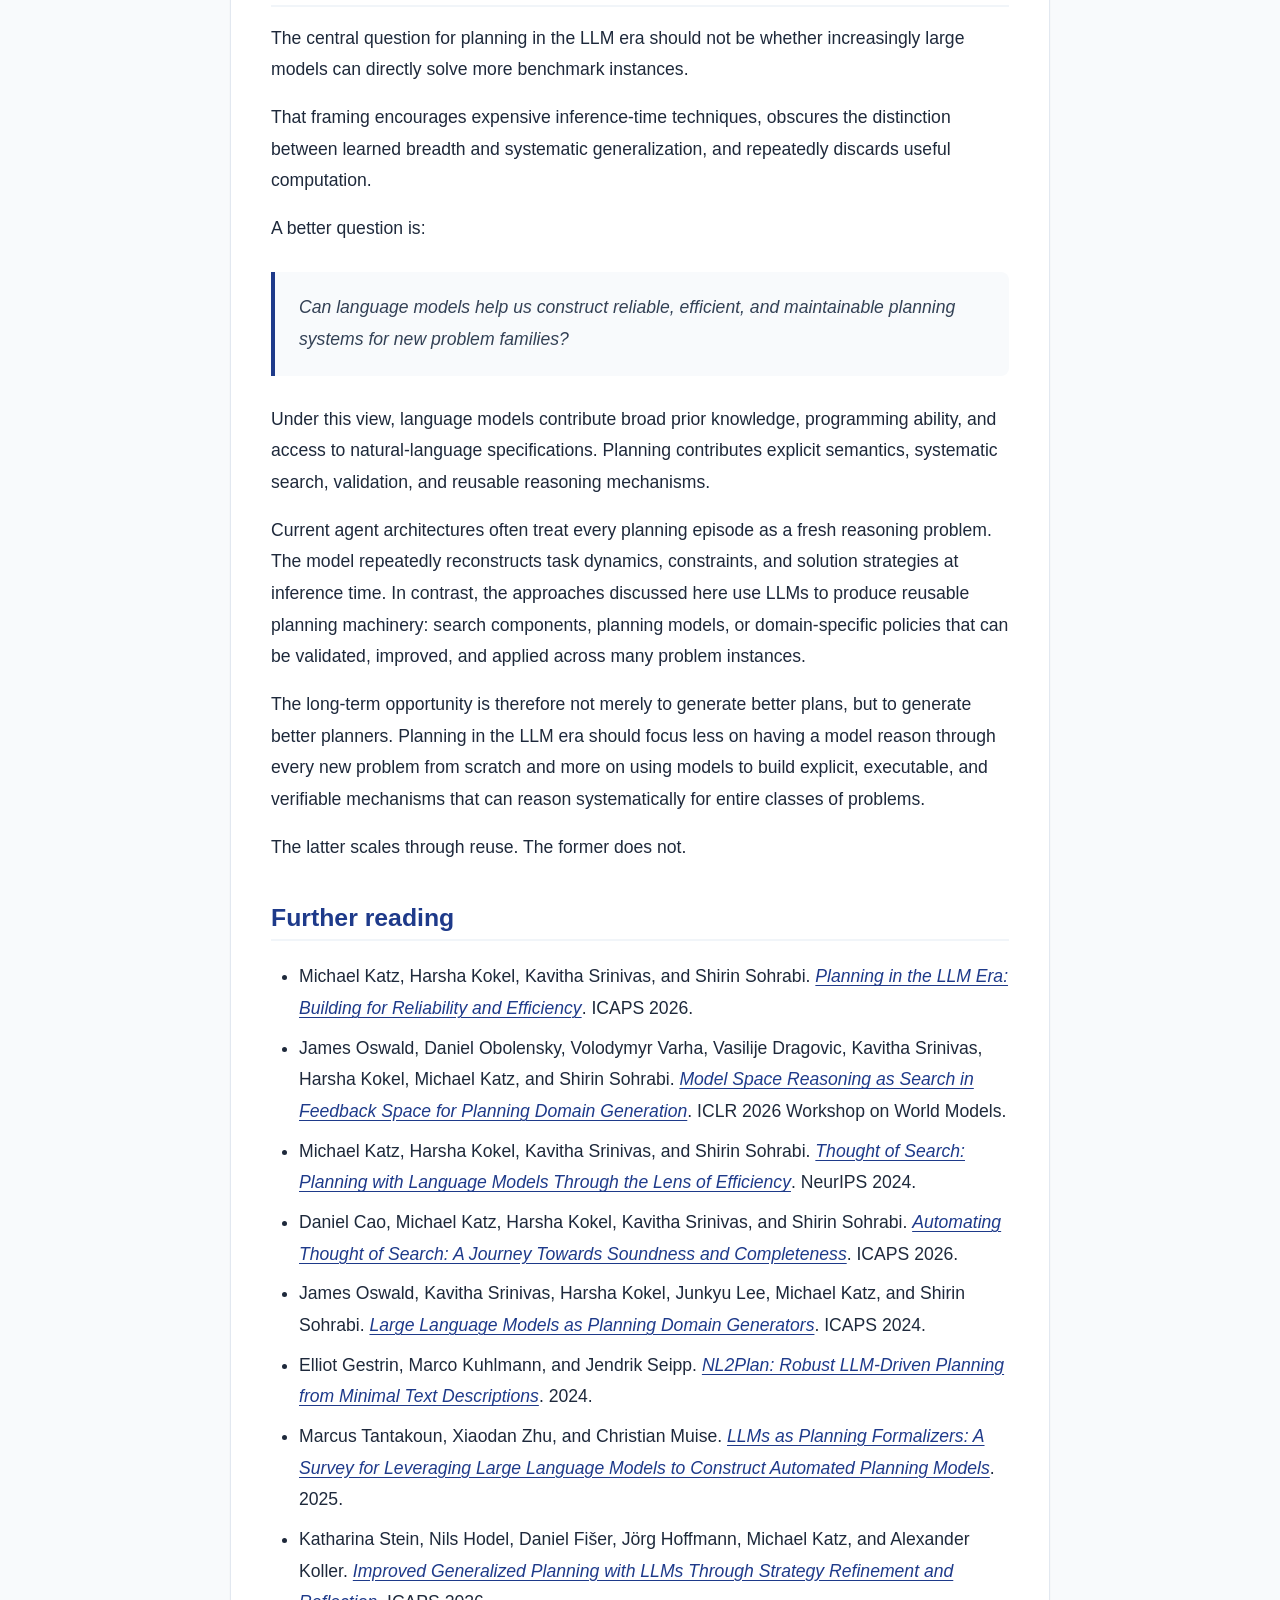
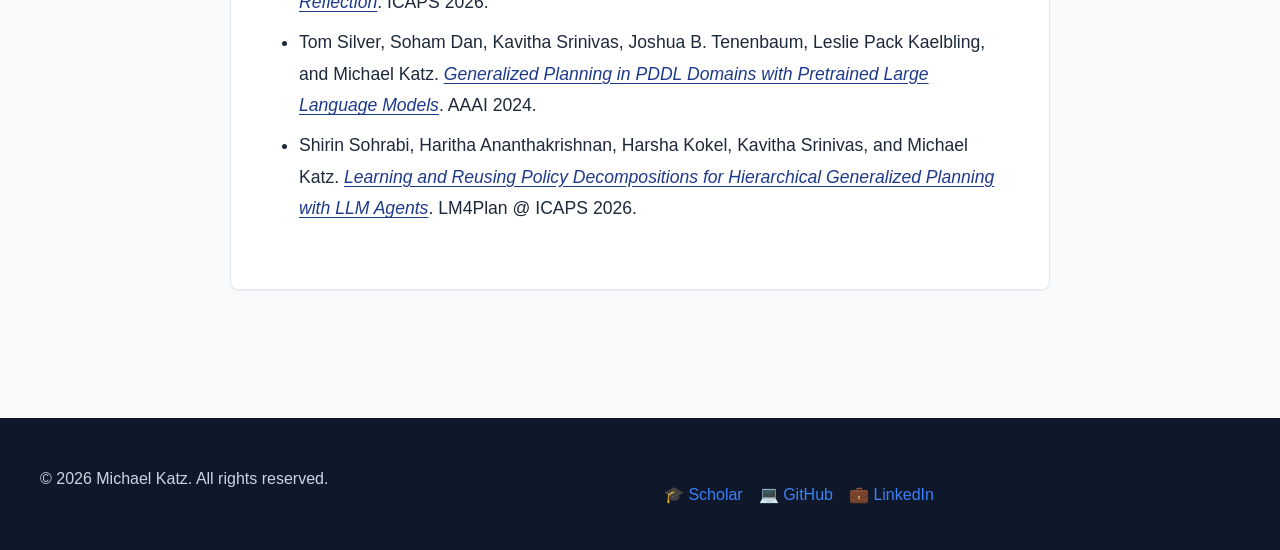
<file: blogs/planning-in-the-llm-era/index.html>
<!DOCTYPE html>
<html lang="en">
<head>
    <meta charset="UTF-8">
    <meta name="viewport" content="width=device-width, initial-scale=1.0">
    <meta name="description" content="Planning in the LLM Era: Build the Planner, Not Just the Plan - Blog post by Michael Katz, Harsha Kokel, Kavitha Srinivas, Shirin Sohrabi">
    <meta name="keywords" content="AI Planning, LLMs, Automated Planning, AI Agents, ICAPS 2026, Thought of Search, AutoToS, NL2Search, NL2PDDL, NL2Policy">
    <meta name="author" content="Michael Katz, Harsha Kokel, Kavitha Srinivas, Shirin Sohrabi">
    
    <!-- Open Graph / Social Media -->
    <meta property="og:type" content="article">
    <meta property="og:title" content="Planning in the LLM Era: Build the Planner, Not Just the Plan">
    <meta property="og:description" content="Why reliable and efficient LLM-based planning should focus on generating reusable planners rather than solving every instance from scratch.">
    <meta property="og:image" content="planner_generation_overview.png">
    
    <title>Planning in the LLM Era: Build the Planner, Not Just the Plan - Michael Katz</title>
    <link rel="stylesheet" href="../../css/styles.css">
    <style>
        .blog-article {
            max-width: 820px;
            margin: 0 auto;
            background: white;
            padding: 2.5rem;
            border-radius: var(--border-radius);
            box-shadow: var(--shadow-sm);
            border: 1px solid var(--gray-200);
            line-height: 1.8;
            font-size: 1.1rem;
            color: var(--gray-800);
        }

        .blog-meta {
            display: flex;
            flex-wrap: wrap;
            gap: 1rem;
            align-items: center;
            color: var(--gray-600);
            font-size: 0.95rem;
            margin-bottom: 2rem;
            padding-bottom: 1.25rem;
            border-bottom: 1px solid var(--gray-200);
        }

        .blog-tags {
            display: flex;
            flex-wrap: wrap;
            gap: 0.5rem;
            margin-top: 0.5rem;
        }

        .blog-tag {
            background: var(--gray-100);
            color: var(--primary-blue);
            padding: 0.2rem 0.65rem;
            border-radius: 20px;
            font-size: 0.85rem;
            font-weight: 500;
        }

        .blog-article h1 {
            font-size: 2.25rem;
            color: var(--gray-900);
            line-height: 1.3;
            margin-bottom: 1rem;
        }

        .blog-article h2 {
            font-size: 1.55rem;
            color: var(--primary-blue);
            margin-top: 2.5rem;
            margin-bottom: 1rem;
            padding-bottom: 0.4rem;
            border-bottom: 2px solid var(--gray-100);
        }

        .blog-article blockquote {
            border-left: 4px solid var(--primary-blue);
            background: var(--gray-50);
            padding: 1.25rem 1.5rem;
            margin: 1.75rem 0;
            border-radius: 0 var(--border-radius) var(--border-radius) 0;
            font-style: italic;
            color: var(--gray-700);
        }

        .blog-article blockquote p {
            margin: 0.5rem 0;
        }

        .blog-article blockquote p:first-child {
            margin-top: 0;
        }

        .blog-article blockquote p:last-child {
            margin-bottom: 0;
        }

        .blog-figure {
            margin: 2.5rem 0;
            text-align: center;
        }

        .blog-figure img {
            max-width: 100%;
            height: auto;
            border-radius: var(--border-radius);
            box-shadow: var(--shadow-md);
            border: 1px solid var(--gray-200);
        }

        .blog-figure figcaption {
            margin-top: 0.75rem;
            font-size: 0.95rem;
            color: var(--gray-600);
            font-style: italic;
            line-height: 1.5;
        }

        .blog-article ul, .blog-article ol {
            margin: 1.25rem 0 1.5rem 1.75rem;
        }

        .blog-article li {
            margin-bottom: 0.5rem;
        }

        .blog-article a {
            color: var(--primary-blue);
            text-decoration: underline;
            text-underline-offset: 3px;
        }

        .blog-article a:hover {
            color: var(--secondary-blue);
        }

        .back-link {
            display: inline-flex;
            align-items: center;
            gap: 0.5rem;
            color: var(--primary-blue);
            text-decoration: none;
            font-weight: 500;
            margin-bottom: 1.5rem;
        }

        .back-link:hover {
            text-decoration: underline;
        }
    </style>
</head>
<body>
    <!-- Header & Navigation -->
    <header class="header">
        <nav class="nav-container">
            <a href="../../index.html" class="logo">Michael Katz</a>
            <button class="nav-toggle" aria-label="Toggle navigation">
                <span></span>
                <span></span>
                <span></span>
            </button>
            <ul class="nav-menu">
                <li><a href="../../index.html">Home</a></li>
                <li><a href="../../publications.html">Publications</a></li>
                <li><a href="../../research.html">Research & Software</a></li>
                <li><a href="../index.html" class="active">Blogs</a></li>
                <li><a href="../../about.html">About</a></li>
                <li><a href="../../contact.html">Contact</a></li>
            </ul>
        </nav>
    </header>

    <!-- Page Header -->
    <section class="hero" style="padding: 3rem 1.5rem;">
        <div class="container" style="text-align: center;">
            <h1 style="color: white; margin-bottom: 0.75rem;">Research Blog</h1>
            <p style="font-size: 1.2rem; opacity: 0.95;">Perspectives on AI planning, world models, and language model integration</p>
        </div>
    </section>

    <!-- Main Content -->
    <main class="container" style="padding-top: 2rem; padding-bottom: 4rem;">
        <a href="../index.html" class="back-link">&larr; Back to All Blogs</a>
        
        <article class="blog-article">
            <h1>Planning in the LLM Era: Build the Planner, Not Just the Plan</h1>
            
            <div class="blog-meta">
                <div><strong>Authors:</strong> Michael Katz, Harsha Kokel, Kavitha Srinivas, Shirin Sohrabi</div>
                <div><strong>Date:</strong> September 2026</div>
                <div class="blog-tags">
                    <span class="blog-tag">artificial intelligence</span>
                    <span class="blog-tag">automated planning</span>
                    <span class="blog-tag">large language models</span>
                    <span class="blog-tag">AI agents</span>
                </div>
            </div>

            <blockquote>
                <p>“Planning is the art and practice of thinking before acting: of reviewing the courses of action one has available and predicting their expected (and unexpected) results to be able to choose the course of action most beneficial with respect to one’s goals.”</p>
                <p>— Patrik Haslum, PhD Thesis, 2006</p>
            </blockquote>

            <p>This description captures something essential about planning: considering possible actions and their consequences before committing to one. But the rise of large language models raises a harder question. When an LLM produces a plan, is it solving the problem at hand, or is it drawing on plans and procedures encountered during training?</p>

            <p>The distinction matters because breadth is not the same as domain independence.</p>

            <p>Traditional domain-independent planners operate over explicit models. Given actions, an initial state, and a goal, they search for a solution to a new problem instance. Language models derive much of their apparent generality from having absorbed an enormous range of domains during training. They can often produce plausible plans in familiar settings, but their performance is less reliable when problems require systematic exploration or differ substantially from the training distribution.</p>

            <p>In our paper, <a href="../../papers/katz-et-al-icaps2026.pdf"><em>Planning in the LLM Era: Building for Reliability and Efficiency</em></a>, we argue that the most promising role for LLMs may therefore not be to generate individual plans. It may be to generate <strong>reusable planners</strong>.</p>

            <h2>The problem with solving every instance from scratch</h2>

            <p>Early work on LLM-based planning treated each problem independently. The model received a problem and generated a complete plan, often in a single call. These methods achieved limited success on simple cases but struggled when solutions required substantial search, reconsideration of earlier choices, or generalization to unseen instances.</p>

            <p>This led naturally to approaches that wrap search, backtracking, or repeated self-correction around the language model — using LLM calls to obtain successors, check whether a state is a goal, or estimate how far it is from the goal — including Tree of Thoughts, Graph of Thoughts, and Algorithm of Thoughts.</p>

            <p>But planning search makes an enormous number of calls to operations such as successor generation, goal testing, and heuristic evaluation. Implementing these operations as LLM calls is prohibitively expensive. To remain practical, LLM-based approaches heavily restrict search depth, width, or frontier size. As analyzed in <a href="../../papers/neurips2024.pdf"><em>Thought of Search</em></a>, recent trends abandon both soundness and completeness for the sake of inefficiency.</p>

            <p>There is also a more basic inefficiency: the work is discarded after each instance.</p>

            <p>The next problem from the same domain starts over. The model again reconstructs the relevant dynamics, explores alternatives, and pays the full inference cost. Nothing resembling a maintained planner is produced.</p>

            <p>This is particularly difficult to justify for hard planning problems. Such problems are rarely isolated one-off events. Manufacturing, logistics, workflow management, robotics, web interaction, and enterprise operations all involve families of related instances. Initial states and goals change, but much of the underlying structure remains stable.</p>

            <p><strong>If a problem is hard enough to justify substantial modeling, search, and verification, that investment should usually be reused.</strong></p>

            <h2>Why Runtime Plan Generation Does Not Scale</h2>

            <p>The appeal of direct plan generation is obvious: provide a description of the task and let the model produce a sequence of actions. For simple problems, this can work surprisingly well. The difficulty is that realistic planning domains are not simple.</p>

            <p>As domains grow, actions acquire applicability conditions, consume resources, interact with one another, and produce effects that may only become relevant many steps later. In such settings, valid plans occupy only a tiny fraction of the possible action sequences. Most candidate plans violate some constraint, achieve goals in the wrong order, exhaust resources, or create conflicts that become visible only after extended execution.</p>

            <p>Verification can detect many of these failures. However, detecting that a plan is wrong is fundamentally different from constructing a correct one. A verifier can reject invalid plans, but it rarely provides enough information to directly synthesize a valid replacement. The underlying challenge remains a search problem: identifying one of the few action sequences that satisfy all requirements simultaneously.</p>

            <p>This distinction becomes increasingly important as problem complexity grows. Better language models may generate better candidate plans, but they do not eliminate the combinatorial structure of the search space. The central question is therefore not how to make the model generate plans more fluently, but how to use the model to construct reusable mechanisms that can systematically navigate that search space.</p>

            <h2>Move the LLM from inference time to construction time</h2>

            <p>The alternative is to use the LLM at <strong>solution-construction time</strong> rather than repeatedly at inference time.</p>

            <p>Instead of asking:</p>

            <blockquote>
                <p>Can the LLM solve this instance?</p>
            </blockquote>

            <p>we should ask:</p>

            <blockquote>
                <p>Can the LLM construct a solver that handles this family of instances?</p>
            </blockquote>

            <p>The resulting artifact may be a search procedure, a formal planning model, a heuristic, a generalized policy, or a combination of these. It can be tested on held-out instances, inspected, improved, maintained, and deployed without repeatedly invoking the language model.</p>

            <p>This shift changes the role of the LLM. It is no longer expected to be the planner. It becomes a generator of planning machinery.</p>

            <figure class="blog-figure">
                <img src="planner_generation_overview.png" alt="An overview of the planner generation methods: NL2Search, NL2PDDL, and NL2Policy">
                <figcaption><strong>Figure 1:</strong> Overview of planner generation methods across three paradigms: generating search components (NL2Search), generating formal planning models (NL2PDDL), and generating domain-specific policies (NL2Policy).</figcaption>
            </figure>

            <p>Our paper examines three emerging versions of this idea.</p>

            <h2>1. Generate search-based planners and programmatic world models</h2>

            <p>The first direction, which we call <strong>NL2Search</strong>, uses LLMs to generate executable implementations of search components.</p>

            <p>At its core, any search algorithm relies on a <strong>world model</strong>—an explicit mechanism that defines how world states are structured, how actions transition between states, and when a goal is reached:</p>
            <ul>
                <li><strong>State representation</strong>: how world states are structured and encoded;</li>
                <li><strong>Transition dynamics / Successor function</strong> (<code>succ</code>): computing valid next states given possible actions;</li>
                <li><strong>Goal test</strong> (<code>is_goal</code>): verifying whether a state satisfies the termination conditions;</li>
                <li><strong>Heuristic evaluation</strong> (<code>h</code>): estimating the remaining distance from a state to the goal.</li>
            </ul>

            <p>In standard LLM-centric agent architectures (such as Tree of Thoughts or RAP), the LLM itself is queried at runtime to act as an implicit world model simulator. However, querying a neural network at every node expansion is cripplingly slow and expensive, forcing systems to artificially truncate search depth and sacrifice completeness.</p>

            <p>Rather than running the LLM as a runtime simulator, <a href="../../papers/neurips2024.pdf"><strong>Thought of Search (ToS)</strong></a> uses the LLM at construction time to generate an executable, <strong>programmatic world model</strong> (e.g., in Python). Once the transition dynamics (<code>succ</code>) and goal condition (<code>is_goal</code>) are synthesized into standalone code, standard blind search algorithms (BFS, DFS, IDDFS, etc.) can run thousands of state transitions per second without a single LLM call. <a href="../../papers/cao-et-al-icaps2026.pdf"><strong>AutoToS</strong></a> automates this pipeline end-to-end, employing generic and domain-specific tests, validator feedback, and iterative reflection to synthesize sound and complete programmatic world models.</p>

            <p>Recent work extends this to generating domain-specific heuristic functions (<code>h</code>), enabling informed search algorithms like A* and GBFS. In all these cases, the principle is identical: <strong>use the language model to synthesize the world model and search machinery once, then let classical search explore the state space at native execution speeds.</strong></p>

            <p>The major open frontier is automatic state abstraction. While ToS and AutoToS synthesize transition dynamics and goal tests from given state structures, extracting the right state variables, action abstractions, and observational invariants directly from unstructured text or interactive environments remains a central challenge. This challenge closely mirrors the classic separation between task and motion planning (TAMP): determining the appropriate discrete symbolic abstraction (objects, predicates, high-level actions) over continuous, low-level execution spaces is essential for scalable reasoning.</p>

            <h2>2. Generate formal planning models</h2>

            <p>A second direction, <strong>NL2PDDL</strong>, uses LLMs to translate natural-language task descriptions into formal planning models that can be solved by existing domain-independent planners.</p>

            <p>This creates an attractive division of labor:</p>
            <ul>
                <li>the LLM handles natural language and broad domain knowledge;</li>
                <li>the planning model exposes the assumed dynamics;</li>
                <li>an established planner performs the search.</li>
            </ul>

            <p>It also allows the system to exploit decades of research on efficient planning algorithms rather than recreating planning through language-model inference.</p>

            <p>Several systems explore this direction. <a href="../../papers/icaps2024a.pdf"><em>Large Language Models as Planning Domain Generators</em></a> evaluates generated domains through their operational semantics, comparing the sets of plans they permit. <a href="https://arxiv.org/abs/2405.04215" target="_blank" rel="noopener noreferrer">NL2Plan</a> incrementally extracts the information needed to construct a complete PDDL task from a minimal textual description. A recent <a href="https://arxiv.org/abs/2503.18971" target="_blank" rel="noopener noreferrer">survey of LLMs as planning formalizers</a> organizes this growing body of work and its open challenges.</p>

            <p>However, syntactically valid PDDL is not necessarily a correct model. A generated domain may contain missing preconditions, incorrect effects, invalid invariants, or unintended behaviors. Validating a plan against such a model does not establish that the model accurately reflects the intended domain dynamics.</p>

            <p>Recent work by Oswald et al. (<a href="../../papers/oswald-et-al-iclr2026wswm.pdf"><em>Model Space Reasoning as Search in Feedback Space for Planning Domain Generation</em></a>) demonstrates how to address this: treating domain generation as <strong>heuristic search over model and feedback space</strong>. Rather than accepting a single LLM generation or following simple linear prompt repair, the system searches through candidate domain revisions guided by symbolic feedback—including plan validation with VAL and <strong>fact/action landmarks</strong> extracted from ground-truth task specifications. This moves knowledge engineering from blind prompting toward systematic exploration, testing, and automated repair of operational semantics.</p>

            <h2>3. Generate generalized policies</h2>

            <p>The third direction, <strong>NL2Policy</strong>, asks the LLM to generate executable code that solves an entire family of planning problems.</p>

            <p>This is closely connected to generalized planning. Instead of computing a separate plan for each instance, the result is a policy or program that maps states to actions and can be evaluated across many instances.</p>

            <p><a href="../../papers/aaai2024a.pdf"><em>Generalized Planning in PDDL Domains with Pretrained Large Language Models</em></a> demonstrated that an LLM can synthesize Python programs intended to solve unseen tasks from the same domain, with automated debugging against training instances.</p>

            <p>However, a fundamental vulnerability of that early paradigm was its reliance on generating a free-form natural language strategy in a single shot and immediately translating it into code. If the high-level strategy was flawed, subsequent Python debugging could not fix the underlying conceptual failure.</p>

            <p>Recent work by Stein et al. (<a href="../../papers/stein-et-al-icaps2026.pdf"><em>Improved Generalized Planning with LLMs Through Strategy Refinement and Reflection</em></a>) resolves this by decoupling <strong>strategy synthesis</strong> from <strong>code implementation</strong>:</p>
            <ul>
                <li><strong>Structured Pseudocode Strategies</strong>: Rather than vague natural-language text, the strategy is generated as structured, algorithmic pseudocode with explicit loops and branch logic.</li>
                <li><strong>Pre-Implementation Validation & Reflection</strong>: The pseudocode strategy is validated on example tasks <em>before</em> Python code generation. When errors occur, a reflection step prompts the LLM to pinpoint the exact failure in the strategy and iteratively refine the pseudocode.</li>
                <li><strong>Ensemble Exploration & Program Selection</strong>: Multiple candidate program variants are generated and debugged with reflection, selecting the best-performing generalized plan across held-out benchmark instances.</li>
            </ul>

            <p>Policy code offers distinctive advantages in realistic agent settings: it can express loops, conditionals, API interactions, error handling, information gathering, and procedural glue code that fit awkwardly into classical planning languages. It also defines reusable hierarchical components for authentication, retrieval, filtering, payment processing, navigation, and other recurring subtasks. With structured strategy refinement and reflection, generalized planning scales to arbitrary problem sizes with near-zero runtime inference overhead.</p>

            <h2>The three directions should not remain separate</h2>

            <p>NL2Search, NL2PDDL, and NL2Policy are complementary.</p>

            <p>Generated policy code may implement high-level procedural behavior, while generated search components handle subproblems requiring combinatorial exploration. A generated planning model may provide explicit semantics against which search or policy behavior can be checked. Search components generated through NL2Search may themselves become inputs to model or policy generation.</p>

            <p>Realistic systems will likely combine all three:</p>
            <ol>
                <li>reusable policy code for familiar procedural structure;</li>
                <li>explicit planning models where declarative semantics are valuable;</li>
                <li>search for the parts of the problem that genuinely require exploration;</li>
                <li>execution feedback for testing and revising the generated machinery.</li>
            </ol>

            <p>The important architectural decision is not which single representation should win. It is that expensive and unreliable LLM computation should produce <strong>persistent computational artifacts</strong>, rather than disappear after every problem instance.</p>

            <h2>Reliability requires reuse</h2>

            <p>Using an LLM at construction time does not automatically make the result reliable. Generated planners can still be incorrect. Generated models can misrepresent the domain. Generated policies can fail outside their tests.</p>

            <p>But reusable artifacts make reliability attainable in a way that repeated natural-language generation does not.</p>

            <p>A generated planner can be:</p>
            <ul>
                <li>tested systematically across instances;</li>
                <li>compared against trusted baselines;</li>
                <li>analyzed for soundness and completeness;</li>
                <li>profiled and optimized;</li>
                <li>versioned and maintained;</li>
                <li>independently validated;</li>
                <li>deployed without repeated LLM calls.</li>
            </ul>

            <p>Reuse also changes the economics of verification. It is difficult to justify extensive validation of a plan generated for one instance. It is much easier to justify validating a solver that will be applied hundreds or thousands of times.</p>

            <p>The comparison with instance-specific generation is revealing. Dynamic construction can be useful when a task is genuinely unique or does not belong to any recognizable family. But how often do we solve a hard planning problem only once? In most consequential applications, the domain recurs even when the individual instance does not. The cost of formalization and validation itself creates pressure toward reuse.</p>

            <p>Instance-specific generation should therefore be treated as a fallback for novelty or an initial step toward identifying reusable structure, not as the default architecture for hard planning.</p>

            <h2>The broader realignment</h2>

            <p>The central question for planning in the LLM era should not be whether increasingly large models can directly solve more benchmark instances.</p>

            <p>That framing encourages expensive inference-time techniques, obscures the distinction between learned breadth and systematic generalization, and repeatedly discards useful computation.</p>

            <p>A better question is:</p>

            <blockquote>
                <p>Can language models help us construct reliable, efficient, and maintainable planning systems for new problem families?</p>
            </blockquote>

            <p>Under this view, language models contribute broad prior knowledge, programming ability, and access to natural-language specifications. Planning contributes explicit semantics, systematic search, validation, and reusable reasoning mechanisms.</p>

            <p>Current agent architectures often treat every planning episode as a fresh reasoning problem. The model repeatedly reconstructs task dynamics, constraints, and solution strategies at inference time. In contrast, the approaches discussed here use LLMs to produce reusable planning machinery: search components, planning models, or domain-specific policies that can be validated, improved, and applied across many problem instances.</p>

            <p>The long-term opportunity is therefore not merely to generate better plans, but to generate better planners. Planning in the LLM era should focus less on having a model reason through every new problem from scratch and more on using models to build explicit, executable, and verifiable mechanisms that can reason systematically for entire classes of problems.</p>

            <p>The latter scales through reuse. The former does not.</p>

            <h2>Further reading</h2>

            <ul>
                <li>Michael Katz, Harsha Kokel, Kavitha Srinivas, and Shirin Sohrabi. <a href="../../papers/katz-et-al-icaps2026.pdf"><em>Planning in the LLM Era: Building for Reliability and Efficiency</em></a>. ICAPS 2026.</li>
                <li>James Oswald, Daniel Obolensky, Volodymyr Varha, Vasilije Dragovic, Kavitha Srinivas, Harsha Kokel, Michael Katz, and Shirin Sohrabi. <a href="../../papers/oswald-et-al-iclr2026wswm.pdf"><em>Model Space Reasoning as Search in Feedback Space for Planning Domain Generation</em></a>. ICLR 2026 Workshop on World Models.</li>
                <li>Michael Katz, Harsha Kokel, Kavitha Srinivas, and Shirin Sohrabi. <a href="../../papers/neurips2024.pdf"><em>Thought of Search: Planning with Language Models Through the Lens of Efficiency</em></a>. NeurIPS 2024.</li>
                <li>Daniel Cao, Michael Katz, Harsha Kokel, Kavitha Srinivas, and Shirin Sohrabi. <a href="../../papers/cao-et-al-icaps2026.pdf"><em>Automating Thought of Search: A Journey Towards Soundness and Completeness</em></a>. ICAPS 2026.</li>
                <li>James Oswald, Kavitha Srinivas, Harsha Kokel, Junkyu Lee, Michael Katz, and Shirin Sohrabi. <a href="../../papers/icaps2024a.pdf"><em>Large Language Models as Planning Domain Generators</em></a>. ICAPS 2024.</li>
                <li>Elliot Gestrin, Marco Kuhlmann, and Jendrik Seipp. <a href="https://arxiv.org/abs/2405.04215" target="_blank" rel="noopener noreferrer"><em>NL2Plan: Robust LLM-Driven Planning from Minimal Text Descriptions</em></a>. 2024.</li>
                <li>Marcus Tantakoun, Xiaodan Zhu, and Christian Muise. <a href="https://arxiv.org/abs/2503.18971" target="_blank" rel="noopener noreferrer"><em>LLMs as Planning Formalizers: A Survey for Leveraging Large Language Models to Construct Automated Planning Models</em></a>. 2025.</li>
                <li>Katharina Stein, Nils Hodel, Daniel Fišer, Jörg Hoffmann, Michael Katz, and Alexander Koller. <a href="../../papers/stein-et-al-icaps2026.pdf"><em>Improved Generalized Planning with LLMs Through Strategy Refinement and Reflection</em></a>. ICAPS 2026.</li>
                <li>Tom Silver, Soham Dan, Kavitha Srinivas, Joshua B. Tenenbaum, Leslie Pack Kaelbling, and Michael Katz. <a href="../../papers/aaai2024a.pdf"><em>Generalized Planning in PDDL Domains with Pretrained Large Language Models</em></a>. AAAI 2024.</li>
                <li>Shirin Sohrabi, Haritha Ananthakrishnan, Harsha Kokel, Kavitha Srinivas, and Michael Katz. <a href="../../papers/sohrabi-et-al-icaps2026wslm4plan.pdf"><em>Learning and Reusing Policy Decompositions for Hierarchical Generalized Planning with LLM Agents</em></a>. LM4Plan @ ICAPS 2026.</li>
            </ul>
        </article>
    </main>

    <!-- Footer -->
    <footer class="footer">
        <div class="footer-container">
            <p>&copy; 2026 Michael Katz. All rights reserved.</p>
            <div class="social-links">
                <a href="https://scholar.google.com/citations?user=YQ12vF0AAAAJ" aria-label="Google Scholar">🎓 Scholar</a>
                <a href="https://github.com/michael-katz-ai" aria-label="GitHub">💻 GitHub</a>
                <a href="https://linkedin.com/in/michael-katz-ai" aria-label="LinkedIn">💼 LinkedIn</a>
            </div>
        </div>
    </footer>

    <script src="../../js/main.js"></script>
</body>
</html>
</file>
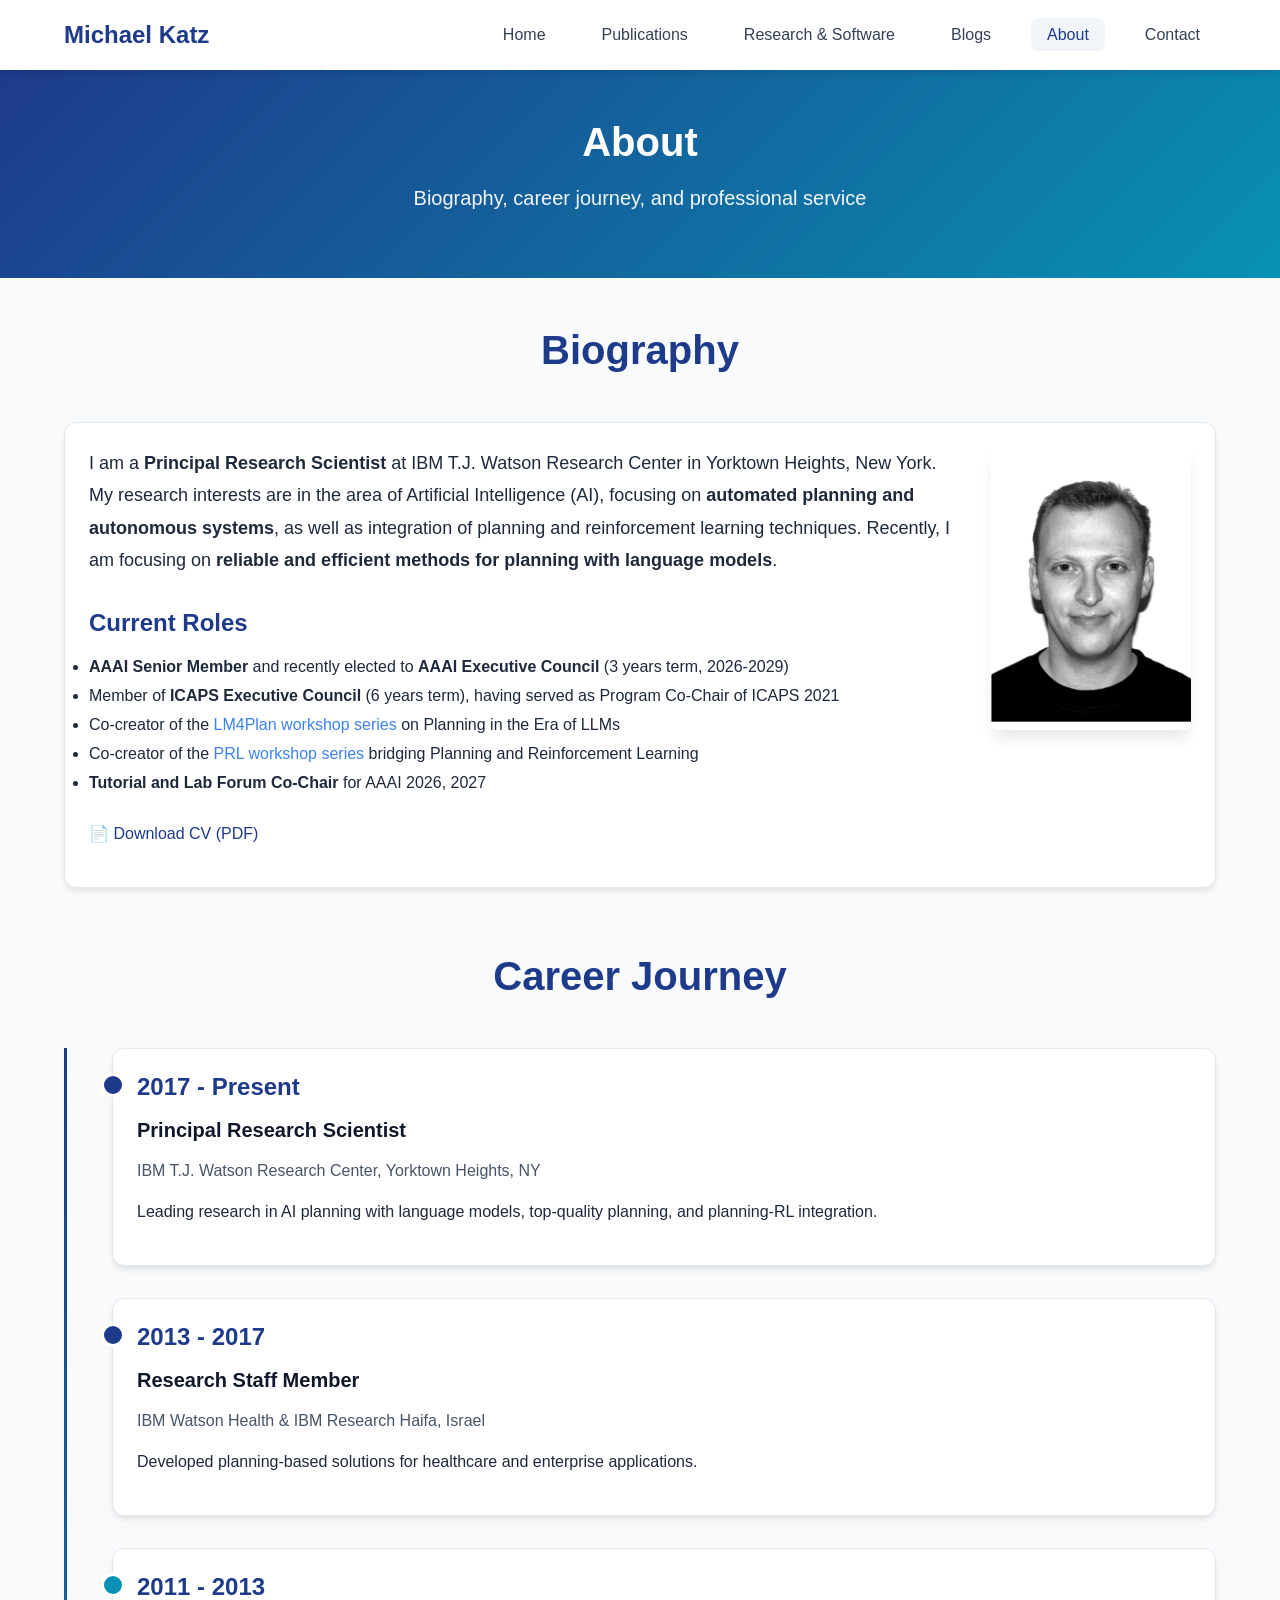
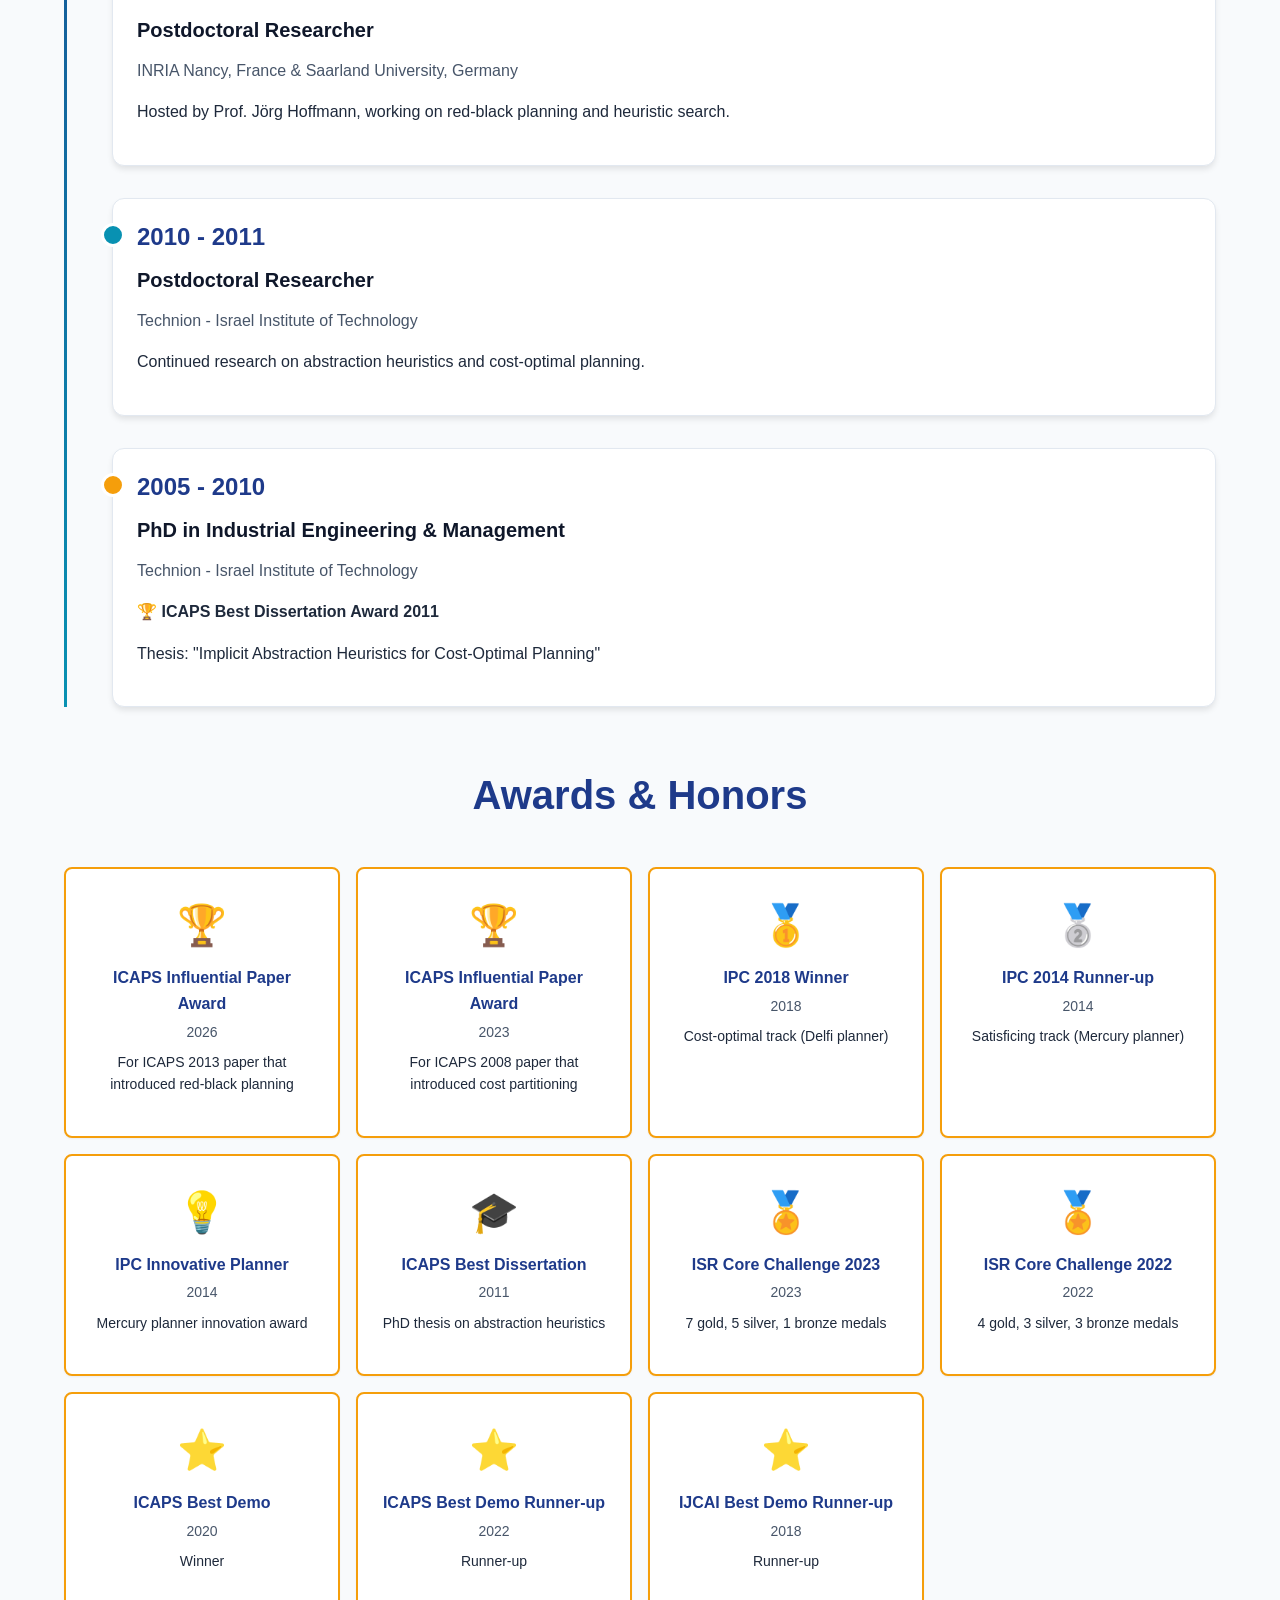
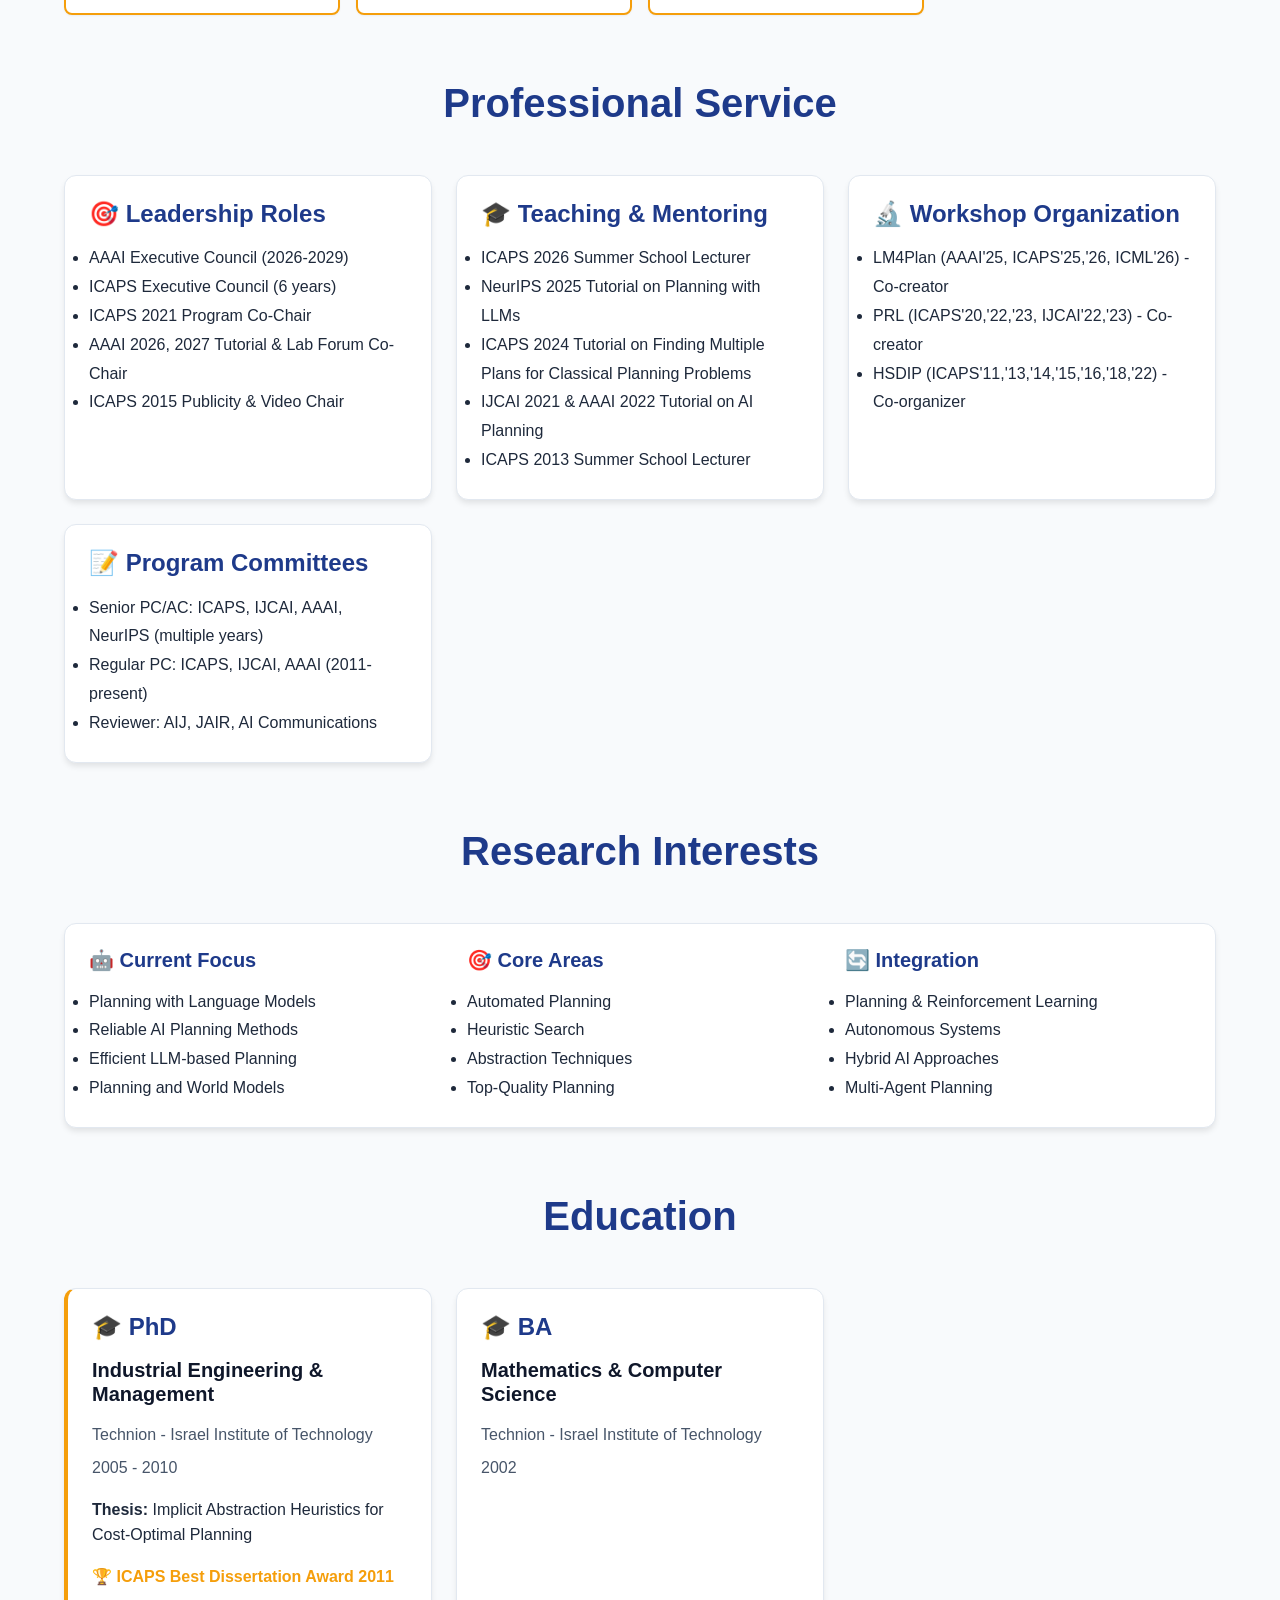
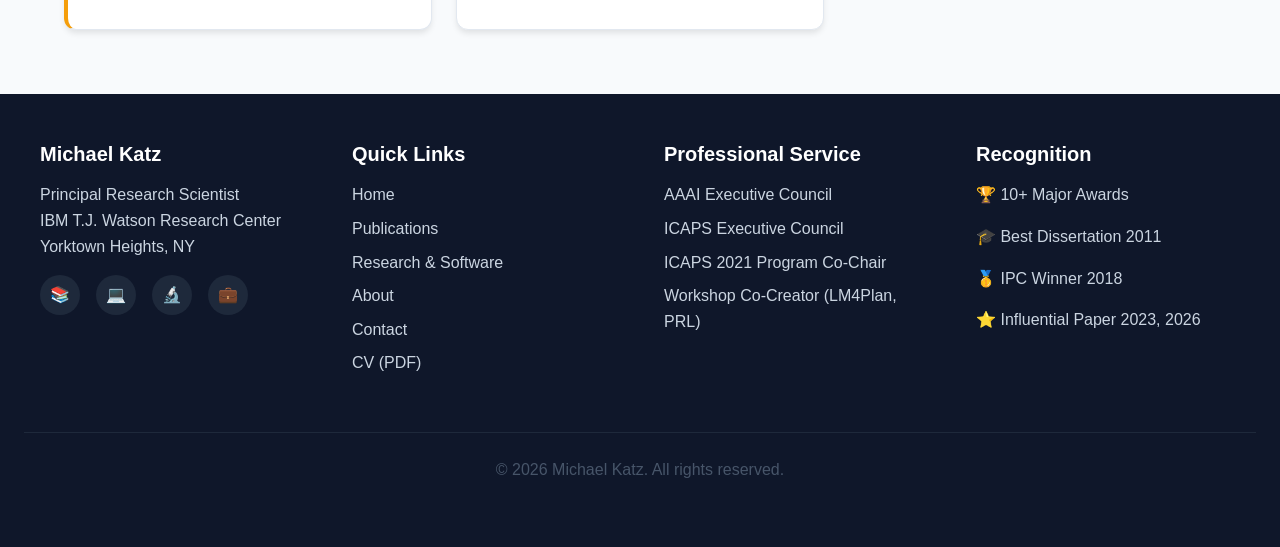
<file: about.html>
<!DOCTYPE html>
<html lang="en">
<head>
    <meta charset="UTF-8">
    <meta name="viewport" content="width=device-width, initial-scale=1.0">
    <meta name="description" content="About Michael Katz - Biography, career, awards, and professional activities">
    <title>About - Michael Katz</title>
    <link rel="stylesheet" href="css/styles.css">
</head>
<body>
    <!-- Header & Navigation -->
    <header class="header">
        <nav class="nav-container">
            <a href="index.html" class="logo">Michael Katz</a>
            <button class="nav-toggle" aria-label="Toggle navigation">
                <span></span>
                <span></span>
                <span></span>
            </button>
            <ul class="nav-menu">
                <li><a href="index.html">Home</a></li>
                <li><a href="publications.html">Publications</a></li>
                <li><a href="research.html">Research & Software</a></li>
                <li><a href="blogs/">Blogs</a></li>
                <li><a href="about.html" class="active">About</a></li>
                <li><a href="contact.html">Contact</a></li>
            </ul>
        </nav>
    </header>

    <!-- Page Header -->
    <section class="hero" style="padding: 3rem 1.5rem;">
        <div class="container">
            <h1 style="color: white; text-align: center; margin-bottom: 1rem;">About</h1>
            <p style="text-align: center; font-size: 1.25rem; opacity: 0.95;">Biography, career journey, and professional service</p>
        </div>
    </section>

    <!-- Main Content -->
    <main class="container">
        
        <!-- Biography -->
        <section class="section">
            <div class="section-header">
                <h2 class="section-title">Biography</h2>
            </div>
            
            <div class="card fade-in">
                <div style="display: grid; grid-template-columns: 1fr 200px; gap: 2rem; align-items: start;">
                    <div>
                        <p style="font-size: 1.125rem; line-height: 1.8;">
                            I am a <strong>Principal Research Scientist</strong> at IBM T.J. Watson Research Center in Yorktown Heights, New York. My research interests are in the area of Artificial Intelligence (AI), focusing on <strong>automated planning and autonomous systems</strong>, as well as integration of planning and reinforcement learning techniques. Recently, I am focusing on <strong>reliable and efficient methods for planning with language models</strong>.
                        </p>
                        
                        <h3 style="color: var(--primary-blue); margin: 2rem 0 1rem;">Current Roles</h3>
                        <ul style="line-height: 1.8;">
                            <li><strong>AAAI Senior Member</strong> and recently elected to <strong>AAAI Executive Council</strong> (3 years term, 2026-2029)</li>
                            <li>Member of <strong>ICAPS Executive Council</strong> (6 years term), having served as Program Co-Chair of ICAPS 2021</li>
                            <li>Co-creator of the <a href="https://llmforplanning.github.io/">LM4Plan workshop series</a> on Planning in the Era of LLMs</li>
                            <li>Co-creator of the <a href="https://prl-theworkshop.github.io/">PRL workshop series</a> bridging Planning and Reinforcement Learning</li>
                            <li><strong>Tutorial and Lab Forum Co-Chair</strong> for AAAI 2026, 2027</li>
                        </ul>
                        <p style="margin-top: 1.5rem;">
                            <a href="CV_Michael_Katz.pdf" style="color: var(--primary-blue); font-weight: 500;">📄 Download CV (PDF)</a>
                        </p>
                    </div>
                    <div>
                        <img src="images/Michael-Katz-1085x1536.jpg" alt="Michael Katz" style="width: 100%; border-radius: var(--border-radius); box-shadow: var(--shadow-lg);">
                    </div>
                </div>
            </div>
        </section>

        <!-- Career Timeline -->
        <section class="section">
            <div class="section-header">
                <h2 class="section-title">Career Journey</h2>
            </div>
            
            <div style="position: relative; padding-left: 2rem;">
                <!-- Timeline line -->
                <div style="position: absolute; left: 0; top: 0; bottom: 0; width: 3px; background: linear-gradient(to bottom, var(--primary-blue), var(--accent-teal));"></div>
                
                <!-- Timeline items -->
                <div class="card fade-in" style="margin-bottom: 2rem; margin-left: 1rem;">
                    <div style="position: absolute; left: -0.75rem; width: 1.5rem; height: 1.5rem; background: var(--primary-blue); border-radius: 50%; border: 3px solid white;"></div>
                    <h3 style="color: var(--primary-blue);">2017 - Present</h3>
                    <h4>Principal Research Scientist</h4>
                    <p style="color: var(--gray-600);">IBM T.J. Watson Research Center, Yorktown Heights, NY</p>
                    <p style="margin-top: 0.5rem;">Leading research in AI planning with language models, top-quality planning, and planning-RL integration.</p>
                </div>
                
                <div class="card fade-in" style="margin-bottom: 2rem; margin-left: 1rem;">
                    <div style="position: absolute; left: -0.75rem; width: 1.5rem; height: 1.5rem; background: var(--primary-blue); border-radius: 50%; border: 3px solid white;"></div>
                    <h3 style="color: var(--primary-blue);">2013 - 2017</h3>
                    <h4>Research Staff Member</h4>
                    <p style="color: var(--gray-600);">IBM Watson Health & IBM Research Haifa, Israel</p>
                    <p style="margin-top: 0.5rem;">Developed planning-based solutions for healthcare and enterprise applications.</p>
                </div>
                
                <div class="card fade-in" style="margin-bottom: 2rem; margin-left: 1rem;">
                    <div style="position: absolute; left: -0.75rem; width: 1.5rem; height: 1.5rem; background: var(--accent-teal); border-radius: 50%; border: 3px solid white;"></div>
                    <h3 style="color: var(--primary-blue);">2011 - 2013</h3>
                    <h4>Postdoctoral Researcher</h4>
                    <p style="color: var(--gray-600);">INRIA Nancy, France & Saarland University, Germany</p>
                    <p style="margin-top: 0.5rem;">Hosted by Prof. Jörg Hoffmann, working on red-black planning and heuristic search.</p>
                </div>
                
                <div class="card fade-in" style="margin-bottom: 2rem; margin-left: 1rem;">
                    <div style="position: absolute; left: -0.75rem; width: 1.5rem; height: 1.5rem; background: var(--accent-teal); border-radius: 50%; border: 3px solid white;"></div>
                    <h3 style="color: var(--primary-blue);">2010 - 2011</h3>
                    <h4>Postdoctoral Researcher</h4>
                    <p style="color: var(--gray-600);">Technion - Israel Institute of Technology</p>
                    <p style="margin-top: 0.5rem;">Continued research on abstraction heuristics and cost-optimal planning.</p>
                </div>
                
                <div class="card fade-in" style="margin-left: 1rem;">
                    <div style="position: absolute; left: -0.75rem; width: 1.5rem; height: 1.5rem; background: var(--highlight-amber); border-radius: 50%; border: 3px solid white;"></div>
                    <h3 style="color: var(--primary-blue);">2005 - 2010</h3>
                    <h4>PhD in Industrial Engineering & Management</h4>
                    <p style="color: var(--gray-600);">Technion - Israel Institute of Technology</p>
                    <p style="margin-top: 0.5rem;"><strong>🏆 ICAPS Best Dissertation Award 2011</strong></p>
                    <p style="margin-top: 0.5rem;">Thesis: "Implicit Abstraction Heuristics for Cost-Optimal Planning"</p>
                </div>
            </div>
        </section>

        <!-- Awards & Honors -->
        <section class="section">
            <div class="section-header">
                <h2 class="section-title">Awards & Honors</h2>
            </div>
            
            <div class="awards-grid">
                <div class="award-item fade-in">
                    <div class="award-icon">🏆</div>
                    <div class="award-title">ICAPS Influential Paper Award</div>
                    <div class="award-year">2026</div>
                    <p style="font-size: 0.875rem; margin-top: 0.5rem;">For ICAPS 2013 paper that introduced red-black planning</p>
                </div>
                
                <div class="award-item fade-in">
                    <div class="award-icon">🏆</div>
                    <div class="award-title">ICAPS Influential Paper Award</div>
                    <div class="award-year">2023</div>
                    <p style="font-size: 0.875rem; margin-top: 0.5rem;">For ICAPS 2008 paper that introduced cost partitioning</p>
                </div>
                
                <div class="award-item fade-in">
                    <div class="award-icon">🥇</div>
                    <div class="award-title">IPC 2018 Winner</div>
                    <div class="award-year">2018</div>
                    <p style="font-size: 0.875rem; margin-top: 0.5rem;">Cost-optimal track (Delfi planner)</p>
                </div>
                
                <div class="award-item fade-in">
                    <div class="award-icon">🥈</div>
                    <div class="award-title">IPC 2014 Runner-up</div>
                    <div class="award-year">2014</div>
                    <p style="font-size: 0.875rem; margin-top: 0.5rem;">Satisficing track (Mercury planner)</p>
                </div>
                
                <div class="award-item fade-in">
                    <div class="award-icon">💡</div>
                    <div class="award-title">IPC Innovative Planner</div>
                    <div class="award-year">2014</div>
                    <p style="font-size: 0.875rem; margin-top: 0.5rem;">Mercury planner innovation award</p>
                </div>
                
                <div class="award-item fade-in">
                    <div class="award-icon">🎓</div>
                    <div class="award-title">ICAPS Best Dissertation</div>
                    <div class="award-year">2011</div>
                    <p style="font-size: 0.875rem; margin-top: 0.5rem;">PhD thesis on abstraction heuristics</p>
                </div>
                
                <div class="award-item fade-in">
                    <div class="award-icon">🏅</div>
                    <div class="award-title">ISR Core Challenge 2023</div>
                    <div class="award-year">2023</div>
                    <p style="font-size: 0.875rem; margin-top: 0.5rem;">7 gold, 5 silver, 1 bronze medals</p>
                </div>
                
                <div class="award-item fade-in">
                    <div class="award-icon">🏅</div>
                    <div class="award-title">ISR Core Challenge 2022</div>
                    <div class="award-year">2022</div>
                    <p style="font-size: 0.875rem; margin-top: 0.5rem;">4 gold, 3 silver, 3 bronze medals</p>
                </div>
                
                <div class="award-item fade-in">
                    <div class="award-icon">⭐</div>
                    <div class="award-title">ICAPS Best Demo</div>
                    <div class="award-year">2020</div>
                    <p style="font-size: 0.875rem; margin-top: 0.5rem;">Winner</p>
                </div>
                
                <div class="award-item fade-in">
                    <div class="award-icon">⭐</div>
                    <div class="award-title">ICAPS Best Demo Runner-up</div>
                    <div class="award-year">2022</div>
                    <p style="font-size: 0.875rem; margin-top: 0.5rem;">Runner-up</p>
                </div>
                
                <div class="award-item fade-in">
                    <div class="award-icon">⭐</div>
                    <div class="award-title">IJCAI Best Demo Runner-up</div>
                    <div class="award-year">2018</div>
                    <p style="font-size: 0.875rem; margin-top: 0.5rem;">Runner-up</p>
                </div>
            </div>
        </section>

        <!-- Professional Activities -->
        <section class="section">
            <div class="section-header">
                <h2 class="section-title">Professional Service</h2>
            </div>
            
            <div class="card-grid">
                <div class="card fade-in">
                    <h3 style="color: var(--primary-blue); margin-bottom: 1rem;">🎯 Leadership Roles</h3>
                    <ul style="line-height: 1.8;">
                        <li>AAAI Executive Council (2026-2029)</li>
                        <li>ICAPS Executive Council (6 years)</li>
                        <li>ICAPS 2021 Program Co-Chair</li>
                        <li>AAAI 2026, 2027 Tutorial & Lab Forum Co-Chair</li>
                        <li>ICAPS 2015 Publicity & Video Chair</li>
                    </ul>
                </div>
                
                <div class="card fade-in">
                    <h3 style="color: var(--primary-blue); margin-bottom: 1rem;">🎓 Teaching & Mentoring</h3>
                    <ul style="line-height: 1.8;">
                        <li>ICAPS 2026 Summer School Lecturer</li>
                        <li>NeurIPS 2025 Tutorial on Planning with LLMs</li>
                        <li>ICAPS 2024 Tutorial on Finding Multiple Plans for Classical Planning Problems</li>
                        <li>IJCAI 2021 & AAAI 2022 Tutorial on AI Planning</li>
                        <li>ICAPS 2013 Summer School Lecturer</li>
                    </ul>
                </div>
                
                <div class="card fade-in">
                    <h3 style="color: var(--primary-blue); margin-bottom: 1rem;">🔬 Workshop Organization</h3>
                    <ul style="line-height: 1.8;">
                        <li>LM4Plan (AAAI'25, ICAPS'25,'26, ICML'26) - Co-creator</li>
                        <li>PRL (ICAPS'20,'22,'23, IJCAI'22,'23) - Co-creator</li>
                        <li>HSDIP (ICAPS'11,'13,'14,'15,'16,'18,'22) - Co-organizer</li>
                    </ul>
                </div>
                
                <div class="card fade-in">
                    <h3 style="color: var(--primary-blue); margin-bottom: 1rem;">📝 Program Committees</h3>
                    <ul style="line-height: 1.8;">
                        <li>Senior PC/AC: ICAPS, IJCAI, AAAI, NeurIPS (multiple years)</li>
                        <li>Regular PC: ICAPS, IJCAI, AAAI (2011-present)</li>
                        <li>Reviewer: AIJ, JAIR, AI Communications</li>
                    </ul>
                </div>
            </div>
        </section>

        <!-- Research Interests -->
        <section class="section">
            <div class="section-header">
                <h2 class="section-title">Research Interests</h2>
            </div>
            
            <div class="card fade-in">
                <div style="display: grid; grid-template-columns: repeat(auto-fit, minmax(250px, 1fr)); gap: 2rem;">
                    <div>
                        <h4 style="color: var(--primary-blue); margin-bottom: 1rem;">🤖 Current Focus</h4>
                        <ul style="line-height: 1.8;">
                            <li>Planning with Language Models</li>
                            <li>Reliable AI Planning Methods</li>
                            <li>Efficient LLM-based Planning</li>
                            <li>Planning and World Models</li>
                        </ul>
                    </div>
                    
                    <div>
                        <h4 style="color: var(--primary-blue); margin-bottom: 1rem;">🎯 Core Areas</h4>
                        <ul style="line-height: 1.8;">
                            <li>Automated Planning</li>
                            <li>Heuristic Search</li>
                            <li>Abstraction Techniques</li>
                            <li>Top-Quality Planning</li>
                        </ul>
                    </div>
                    
                    <div>
                        <h4 style="color: var(--primary-blue); margin-bottom: 1rem;">🔄 Integration</h4>
                        <ul style="line-height: 1.8;">
                            <li>Planning & Reinforcement Learning</li>
                            <li>Autonomous Systems</li>
                            <li>Hybrid AI Approaches</li>
                            <li>Multi-Agent Planning</li>
                        </ul>
                    </div>
                </div>
            </div>
        </section>

        <!-- Education -->
        <section class="section">
            <div class="section-header">
                <h2 class="section-title">Education</h2>
            </div>
            
            <div class="card-grid">
                <div class="card fade-in" style="border-left: 4px solid var(--highlight-amber);">
                    <h3 style="color: var(--primary-blue);">🎓 PhD</h3>
                    <h4>Industrial Engineering & Management</h4>
                    <p style="color: var(--gray-600); margin: 0.5rem 0;">Technion - Israel Institute of Technology</p>
                    <p style="color: var(--gray-600);">2005 - 2010</p>
                    <p style="margin-top: 1rem;"><strong>Thesis:</strong> Implicit Abstraction Heuristics for Cost-Optimal Planning</p>
                    <p style="margin-top: 0.5rem; color: var(--highlight-amber); font-weight: 600;">🏆 ICAPS Best Dissertation Award 2011</p>
                </div>
                
                <div class="card fade-in">
                    <h3 style="color: var(--primary-blue);">🎓 BA</h3>
                    <h4>Mathematics & Computer Science</h4>
                    <p style="color: var(--gray-600); margin: 0.5rem 0;">Technion - Israel Institute of Technology</p>
                    <p style="color: var(--gray-600);">2002</p>
                </div>
            </div>
        </section>

    </main>

    <!-- Footer -->
    <footer class="footer">
        <div class="footer-container">
            <div class="footer-section">
                <h4>Michael Katz</h4>
                <p>Principal Research Scientist<br>
                IBM T.J. Watson Research Center<br>
                Yorktown Heights, NY</p>
                <div class="social-links">
                    <a href="https://scholar.google.com/citations?user=pltkfcMAAAAJ&hl=en" class="social-link" aria-label="Google Scholar">📚</a>
                    <a href="https://github.com/ctpelok77/" class="social-link" aria-label="GitHub">💻</a>
                    <a href="https://researcher.watson.ibm.com/researcher/view.php?person=ibm-Michael.Katz1" class="social-link" aria-label="IBM Research">🔬</a>
                    <a href="https://www.linkedin.com/in/katzmichael/" class="social-link" aria-label="LinkedIn">💼</a>
                </div>
            </div>
            
            <div class="footer-section">
                <h4>Quick Links</h4>
                <ul class="footer-links">
                    <li><a href="index.html">Home</a></li>
                    <li><a href="publications.html">Publications</a></li>
                    <li><a href="research.html">Research & Software</a></li>
                    <li><a href="about.html">About</a></li>
                    <li><a href="contact.html">Contact</a></li>
                    <li><a href="CV_Michael_Katz.pdf">CV (PDF)</a></li>
                </ul>
            </div>
            
            <div class="footer-section">
                <h4>Professional Service</h4>
                <ul class="footer-links">
                    <li>AAAI Executive Council</li>
                    <li>ICAPS Executive Council</li>
                    <li>ICAPS 2021 Program Co-Chair</li>
                    <li>Workshop Co-Creator (LM4Plan, PRL)</li>
                </ul>
            </div>
            
            <div class="footer-section">
                <h4>Recognition</h4>
                <p>🏆 10+ Major Awards</p>
                <p>🎓 Best Dissertation 2011</p>
                <p>🥇 IPC Winner 2018</p>
                <p>⭐ Influential Paper 2023, 2026</p>
            </div>
        </div>
        
        <div class="footer-bottom">
            <p>&copy; 2026 Michael Katz. All rights reserved.</p>
        </div>
    </footer>

    <script src="js/main.js"></script>
</body>
</html>
</file>
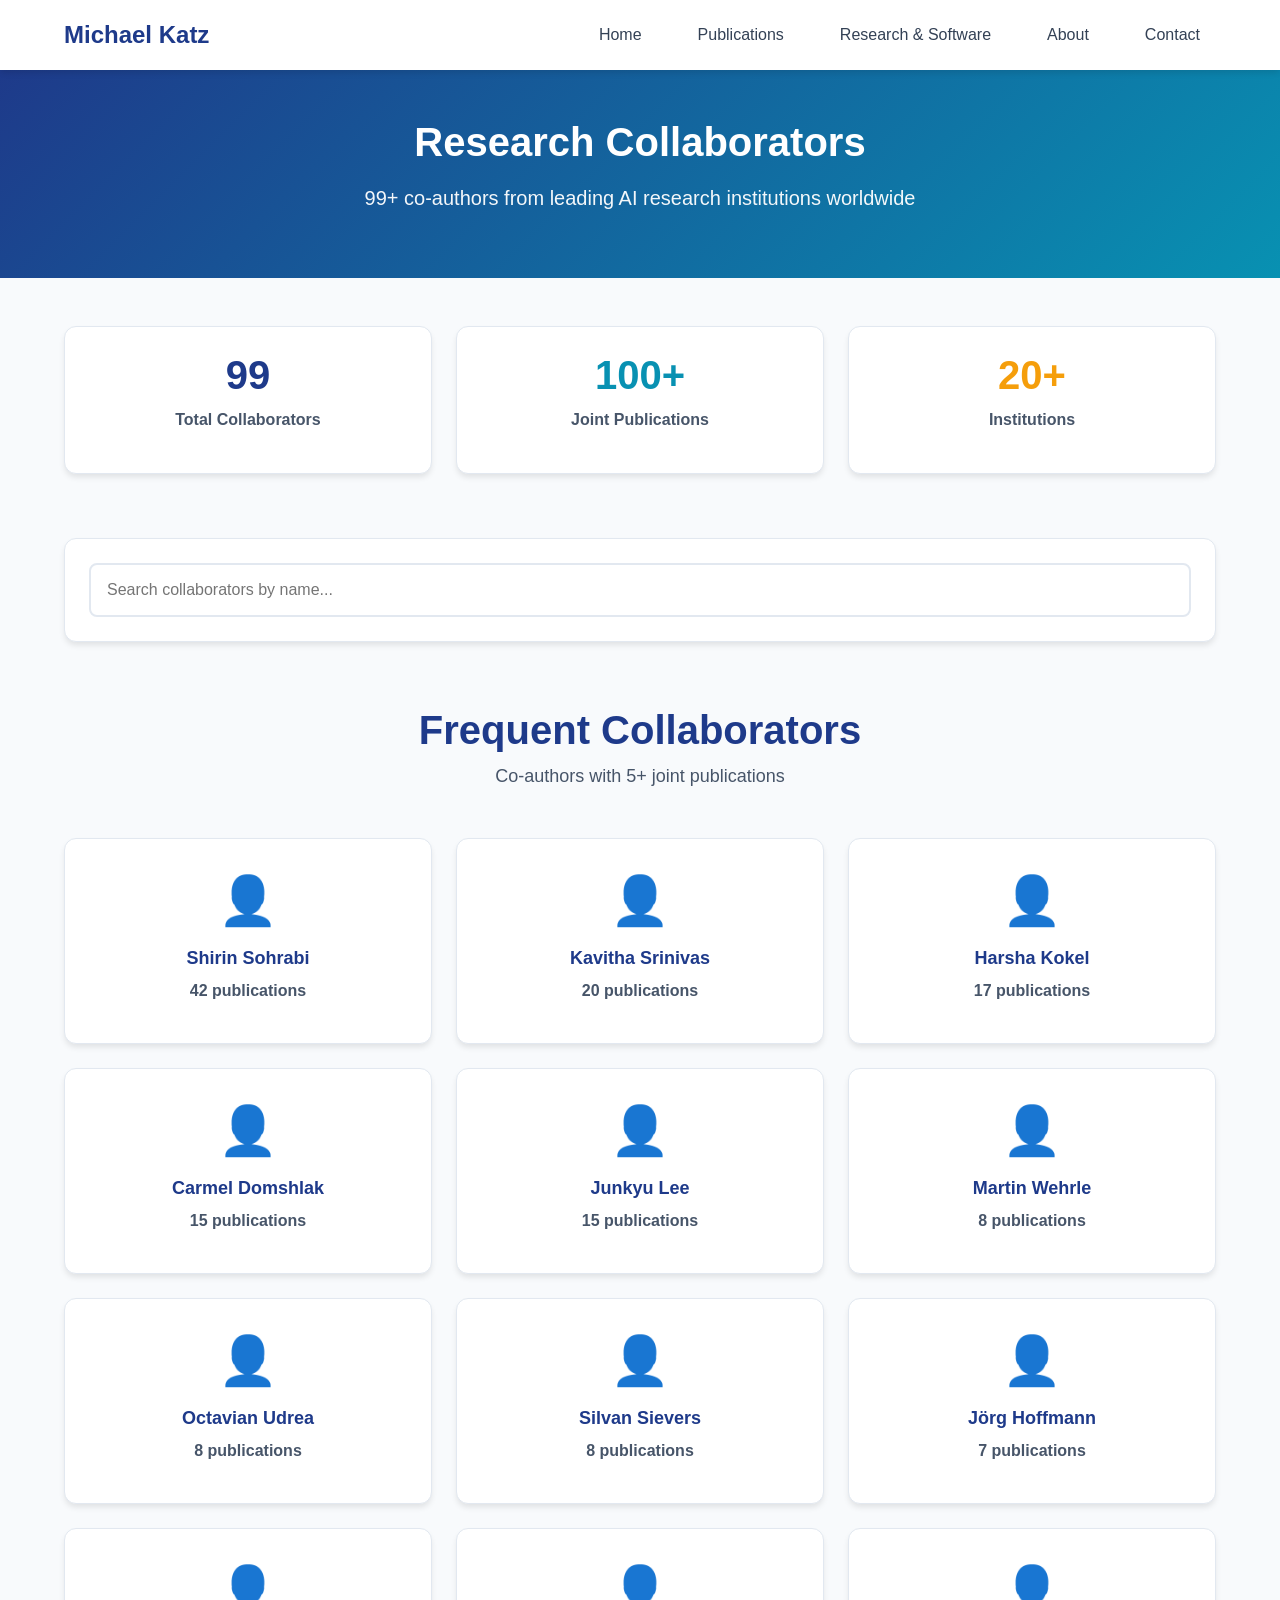
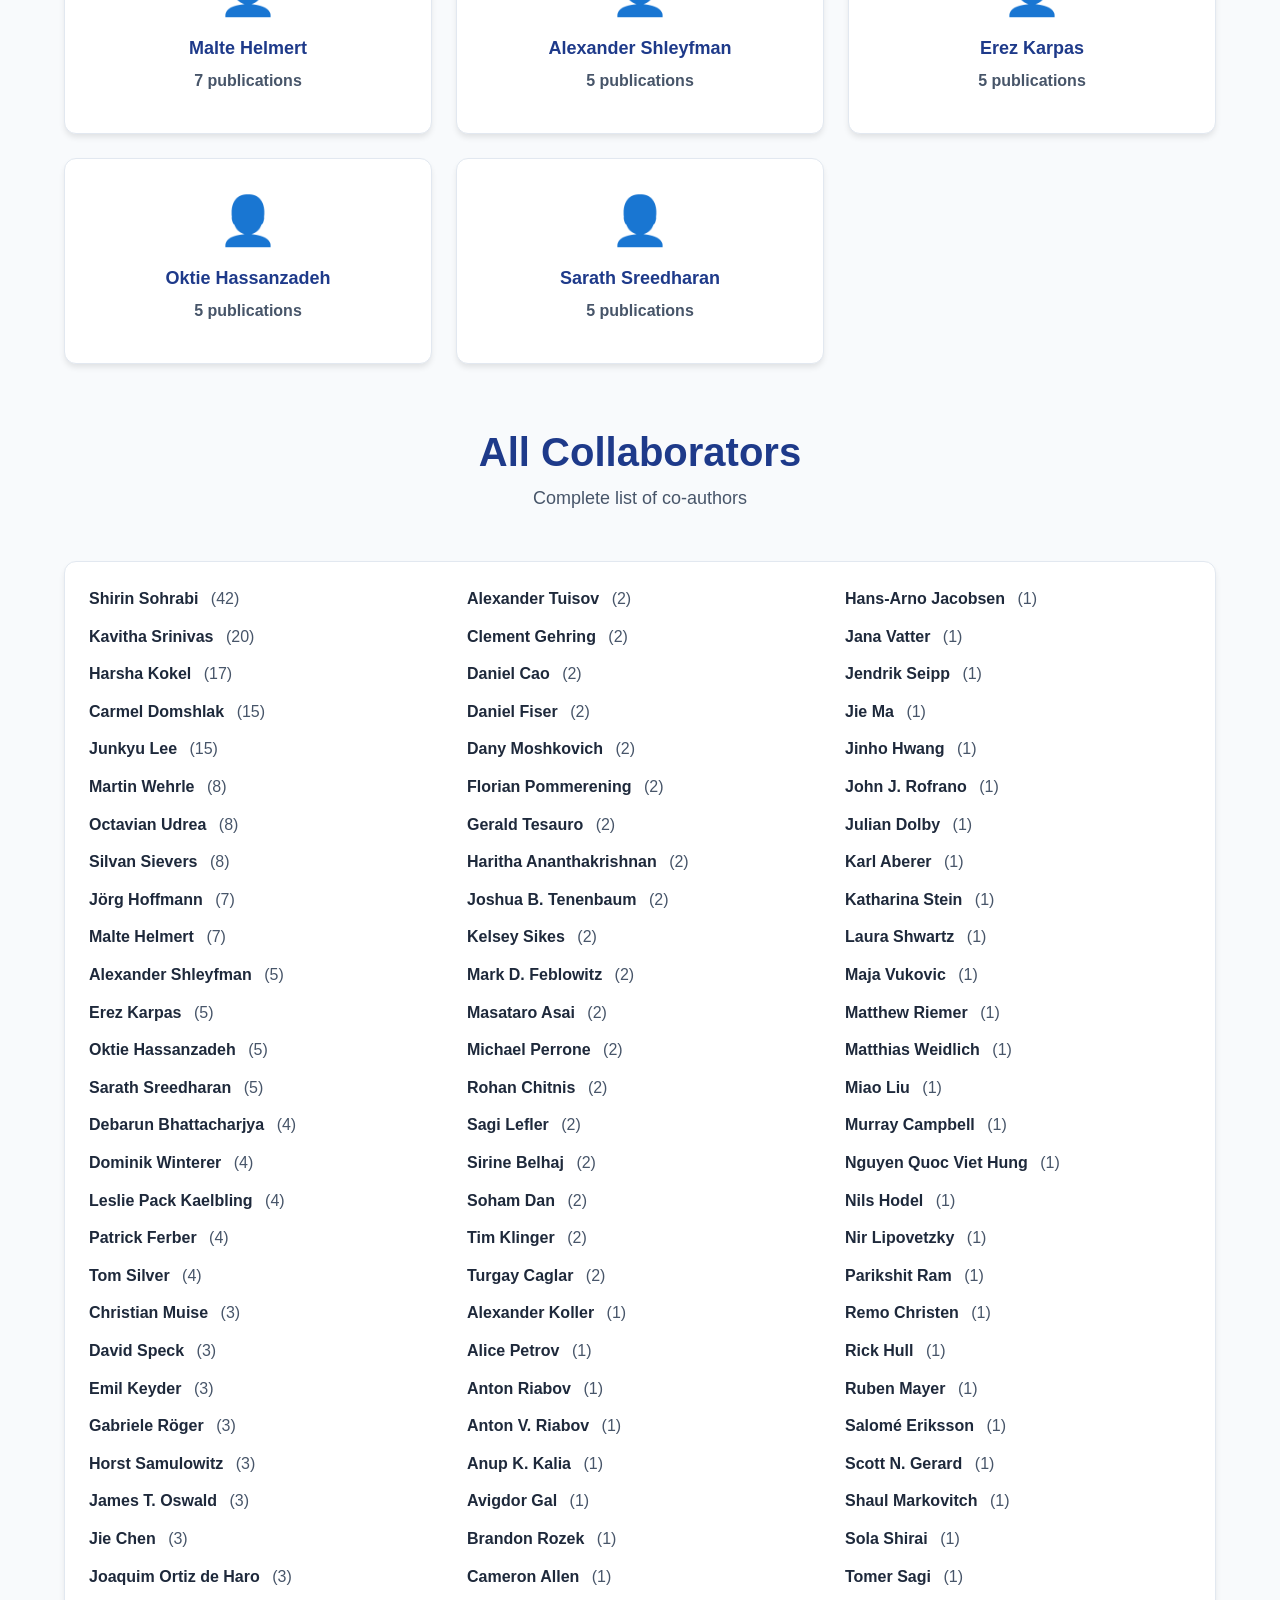
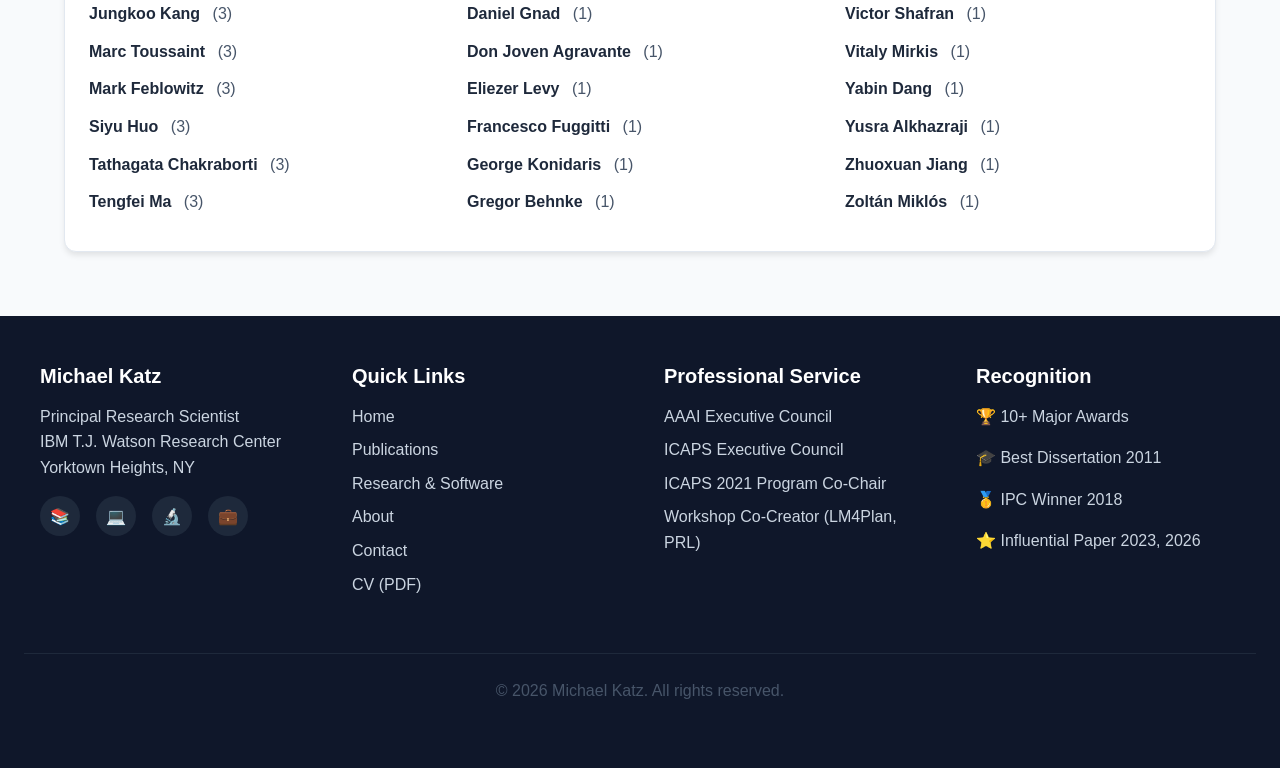
<file: collaborators.html>
<!DOCTYPE html>
<html lang="en">
<head>
    <meta charset="UTF-8">
    <meta name="viewport" content="width=device-width, initial-scale=1.0">
    <meta name="description" content="Michael Katz's Research Collaborators - 99+ co-authors from leading AI research institutions">
    <title>Collaborators - Michael Katz</title>
    <link rel="stylesheet" href="css/styles.css">
</head>
<body>
    <!-- Header & Navigation -->
    <header class="header">
        <nav class="nav-container">
            <a href="index.html" class="logo">Michael Katz</a>
            <button class="nav-toggle" aria-label="Toggle navigation">
                <span></span>
                <span></span>
                <span></span>
            </button>
            <ul class="nav-menu">
                <li><a href="index.html">Home</a></li>
                <li><a href="publications.html">Publications</a></li>
                <li><a href="research.html">Research & Software</a></li>
                <li><a href="about.html">About</a></li>
                <li><a href="contact.html">Contact</a></li>
            </ul>
        </nav>
    </header>

    <!-- Page Header -->
    <section class="hero" style="padding: 3rem 1.5rem;">
        <div class="container">
            <h1 style="color: white; text-align: center; margin-bottom: 1rem;">Research Collaborators</h1>
            <p style="text-align: center; font-size: 1.25rem; opacity: 0.95;">99+ co-authors from leading AI research institutions worldwide</p>
        </div>
    </section>

    <!-- Main Content -->
    <main class="container">
        
        <!-- Stats -->
        <section class="section">
            <div class="card-grid">
                <div class="card text-center fade-in">
                    <h3 style="font-size: 2.5rem; color: var(--primary-blue); margin-bottom: 0.5rem;" id="total-collaborators">99+</h3>
                    <p style="color: var(--gray-600); font-weight: 600;">Total Collaborators</p>
                </div>
                <div class="card text-center fade-in">
                    <h3 style="font-size: 2.5rem; color: var(--accent-teal); margin-bottom: 0.5rem;">100+</h3>
                    <p style="color: var(--gray-600); font-weight: 600;">Joint Publications</p>
                </div>
                <div class="card text-center fade-in">
                    <h3 style="font-size: 2.5rem; color: var(--highlight-amber); margin-bottom: 0.5rem;">20+</h3>
                    <p style="color: var(--gray-600); font-weight: 600;">Institutions</p>
                </div>
            </div>
        </section>

        <!-- Search -->
        <section class="section">
            <div class="card fade-in">
                <input type="text" id="collab-search" placeholder="Search collaborators by name..." 
                       style="width: 100%; padding: 1rem; font-size: 1rem; border: 2px solid var(--gray-200); border-radius: var(--border-radius);">
            </div>
        </section>

        <!-- Top Collaborators -->
        <section class="section">
            <div class="section-header">
                <h2 class="section-title">Frequent Collaborators</h2>
                <p class="section-subtitle">Co-authors with 5+ joint publications</p>
            </div>
            <div id="top-collaborators" class="card-grid">
                <!-- Populated by JavaScript -->
            </div>
        </section>

        <!-- All Collaborators -->
        <section class="section">
            <div class="section-header">
                <h2 class="section-title">All Collaborators</h2>
                <p class="section-subtitle">Complete list of co-authors</p>
            </div>
            <div class="card fade-in">
                <div id="all-collaborators" style="columns: 3; column-gap: 2rem;">
                    <!-- Populated by JavaScript -->
                </div>
            </div>
        </section>

    </main>

    <!-- Footer -->
    <footer class="footer">
        <div class="footer-container">
            <div class="footer-section">
                <h4>Michael Katz</h4>
                <p>Principal Research Scientist<br>
                IBM T.J. Watson Research Center<br>
                Yorktown Heights, NY</p>
                <div class="social-links">
                    <a href="https://scholar.google.com/citations?user=pltkfcMAAAAJ&hl=en" class="social-link" aria-label="Google Scholar">📚</a>
                    <a href="https://github.com/ctpelok77/" class="social-link" aria-label="GitHub">💻</a>
                    <a href="https://researcher.watson.ibm.com/researcher/view.php?person=ibm-Michael.Katz1" class="social-link" aria-label="IBM Research">🔬</a>
                    <a href="https://www.linkedin.com/in/katzmichael/" class="social-link" aria-label="LinkedIn">💼</a>
                </div>
            </div>
            
            <div class="footer-section">
                <h4>Quick Links</h4>
                <ul class="footer-links">
                    <li><a href="index.html">Home</a></li>
                    <li><a href="publications.html">Publications</a></li>
                    <li><a href="research.html">Research & Software</a></li>
                    <li><a href="about.html">About</a></li>
                    <li><a href="contact.html">Contact</a></li>
                    <li><a href="CV_Michael_Katz.pdf">CV (PDF)</a></li>
                </ul>
            </div>
            
            <div class="footer-section">
                <h4>Professional Service</h4>
                <ul class="footer-links">
                    <li>AAAI Executive Council</li>
                    <li>ICAPS Executive Council</li>
                    <li>ICAPS 2021 Program Co-Chair</li>
                    <li>Workshop Co-Creator (LM4Plan, PRL)</li>
                </ul>
            </div>
            
            <div class="footer-section">
                <h4>Recognition</h4>
                <p>🏆 10+ Major Awards</p>
                <p>🎓 Best Dissertation 2011</p>
                <p>🥇 IPC Winner 2018</p>
                <p>⭐ Influential Paper 2023, 2026</p>
            </div>
        </div>
        
        <div class="footer-bottom">
            <p>&copy; 2026 Michael Katz. All rights reserved.</p>
        </div>
    </footer>

    <script src="js/main.js"></script>
    <script src="js/collaborators.js"></script>
</body>
</html>
</file>
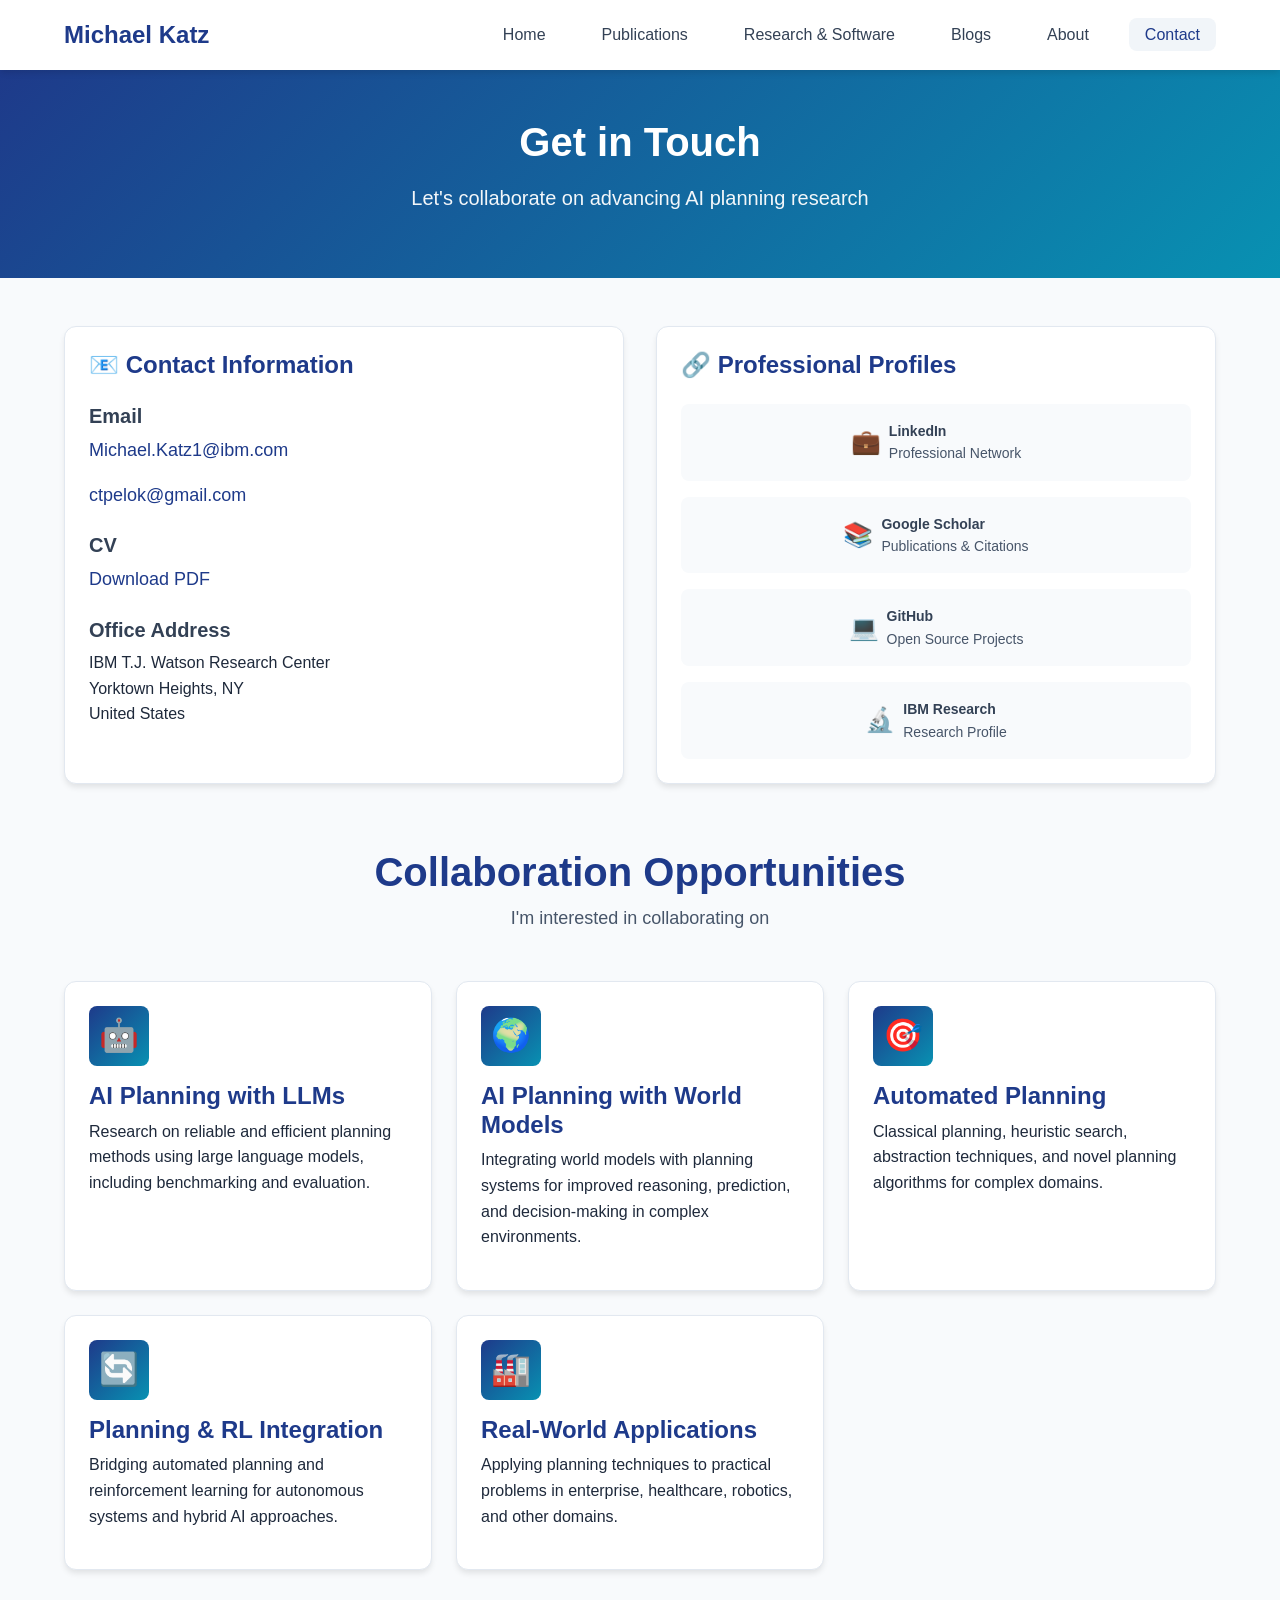
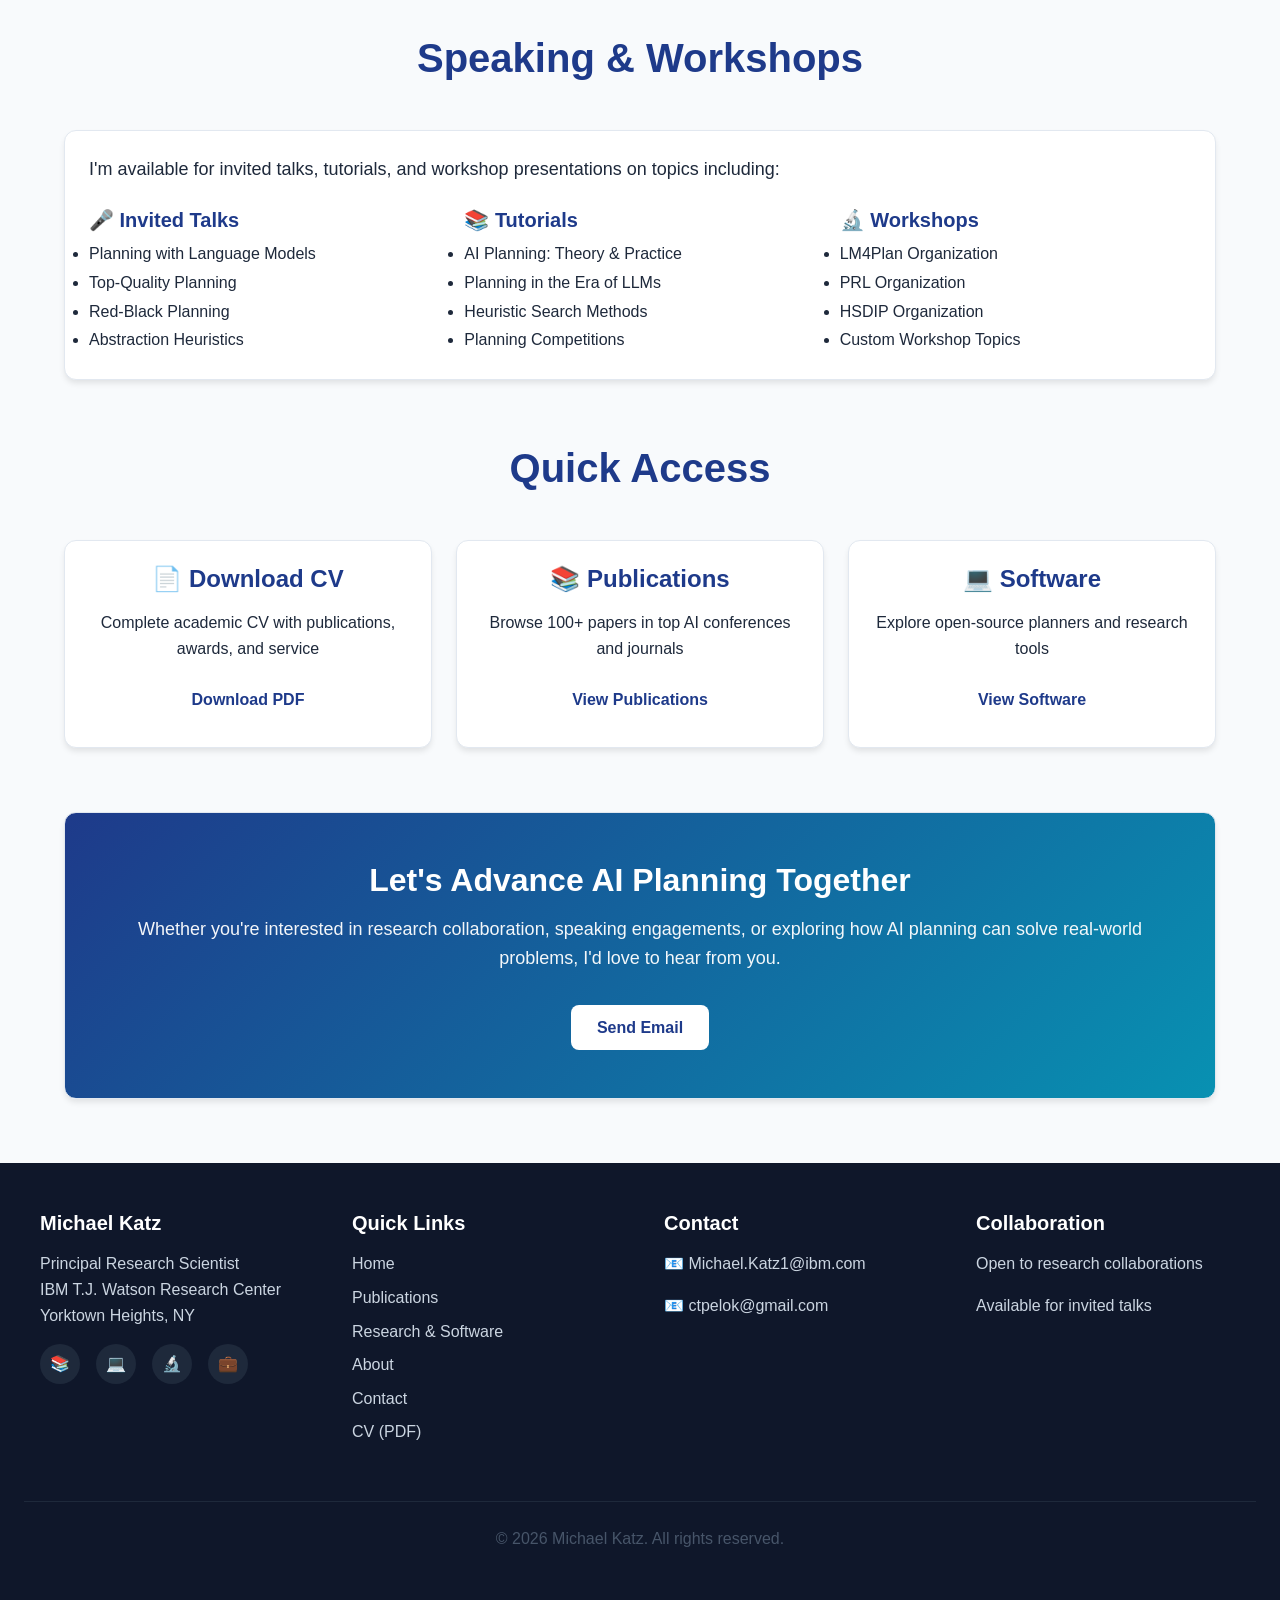
<file: contact.html>
<!DOCTYPE html>
<html lang="en">
<head>
    <meta charset="UTF-8">
    <meta name="viewport" content="width=device-width, initial-scale=1.0">
    <meta name="description" content="Contact Michael Katz - Get in touch for collaborations, research inquiries, and speaking opportunities">
    <title>Contact - Michael Katz</title>
    <link rel="stylesheet" href="css/styles.css">
</head>
<body>
    <!-- Header & Navigation -->
    <header class="header">
        <nav class="nav-container">
            <a href="index.html" class="logo">Michael Katz</a>
            <button class="nav-toggle" aria-label="Toggle navigation">
                <span></span>
                <span></span>
                <span></span>
            </button>
            <ul class="nav-menu">
                <li><a href="index.html">Home</a></li>
                <li><a href="publications.html">Publications</a></li>
                <li><a href="research.html">Research & Software</a></li>
                <li><a href="blogs/">Blogs</a></li>
                <li><a href="about.html">About</a></li>
                <li><a href="contact.html" class="active">Contact</a></li>
            </ul>
        </nav>
    </header>

    <!-- Page Header -->
    <section class="hero" style="padding: 3rem 1.5rem;">
        <div class="container">
            <h1 style="color: white; text-align: center; margin-bottom: 1rem;">Get in Touch</h1>
            <p style="text-align: center; font-size: 1.25rem; opacity: 0.95;">Let's collaborate on advancing AI planning research</p>
        </div>
    </section>

    <!-- Main Content -->
    <main class="container">
        
        <!-- Contact Information -->
        <section class="section">
            <div style="display: grid; grid-template-columns: repeat(auto-fit, minmax(300px, 1fr)); gap: 2rem;">
                
                <!-- Contact Card -->
                <div class="card fade-in">
                    <h3 style="color: var(--primary-blue); margin-bottom: 1.5rem;">📧 Contact Information</h3>
                    
                    <div style="margin-bottom: 1.5rem;">
                        <h4 style="color: var(--gray-700); margin-bottom: 0.5rem;">Email</h4>
                        <p style="font-size: 1.125rem;">
                            <a href="mailto:Michael.Katz1@ibm.com" style="color: var(--primary-blue);">Michael.Katz1@ibm.com</a>
                        </p>
                        <p style="font-size: 1.125rem; margin-top: 0.5rem;">
                            <a href="mailto:ctpelok@gmail.com" style="color: var(--primary-blue);">ctpelok@gmail.com</a>
                        </p>
                    </div>
                    
                    <div style="margin-bottom: 1.5rem;">
                        <h4 style="color: var(--gray-700); margin-bottom: 0.5rem;">CV</h4>
                        <p style="font-size: 1.125rem;">
                            <a href="CV_Michael_Katz.pdf" style="color: var(--primary-blue);">Download PDF</a>
                        </p>
                    </div>

                    <div>
                        <h4 style="color: var(--gray-700); margin-bottom: 0.5rem;">Office Address</h4>
                        <p style="line-height: 1.6;">
                            IBM T.J. Watson Research Center<br>
                            Yorktown Heights, NY<br>
                            United States
                        </p>
                    </div>
                </div>
                
                <!-- Professional Links -->
                <div class="card fade-in">
                    <h3 style="color: var(--primary-blue); margin-bottom: 1.5rem;">🔗 Professional Profiles</h3>
                    
                    <div style="display: flex; flex-direction: column; gap: 1rem;">
                        <a href="https://www.linkedin.com/in/katzmichael/" class="pub-link" style="display: flex; align-items: center; gap: 0.5rem; padding: 1rem; background: var(--gray-50);">
                            <span style="font-size: 1.5rem;">💼</span>
                            <div>
                                <strong>LinkedIn</strong><br>
                                <span style="font-size: 0.875rem; color: var(--gray-600);">Professional Network</span>
                            </div>
                        </a>
                        
                        <a href="https://scholar.google.com/citations?user=pltkfcMAAAAJ&hl=en" class="pub-link" style="display: flex; align-items: center; gap: 0.5rem; padding: 1rem; background: var(--gray-50);">
                            <span style="font-size: 1.5rem;">📚</span>
                            <div>
                                <strong>Google Scholar</strong><br>
                                <span style="font-size: 0.875rem; color: var(--gray-600);">Publications & Citations</span>
                            </div>
                        </a>
                        
                        <a href="https://github.com/ctpelok77/" class="pub-link" style="display: flex; align-items: center; gap: 0.5rem; padding: 1rem; background: var(--gray-50);">
                            <span style="font-size: 1.5rem;">💻</span>
                            <div>
                                <strong>GitHub</strong><br>
                                <span style="font-size: 0.875rem; color: var(--gray-600);">Open Source Projects</span>
                            </div>
                        </a>
                        
                        <a href="https://researcher.watson.ibm.com/researcher/view.php?person=ibm-Michael.Katz1" class="pub-link" style="display: flex; align-items: center; gap: 0.5rem; padding: 1rem; background: var(--gray-50);">
                            <span style="font-size: 1.5rem;">🔬</span>
                            <div>
                                <strong>IBM Research</strong><br>
                                <span style="font-size: 0.875rem; color: var(--gray-600);">Research Profile</span>
                            </div>
                        </a>
                    </div>
                </div>
                
            </div>
        </section>

        <!-- Collaboration Opportunities -->
        <section class="section">
            <div class="section-header">
                <h2 class="section-title">Collaboration Opportunities</h2>
                <p class="section-subtitle">I'm interested in collaborating on</p>
            </div>
            
            <div class="card-grid">
                <div class="card fade-in">
                    <div class="card-icon" style="background: linear-gradient(135deg, var(--primary-blue), var(--accent-teal)); color: white; width: 60px; height: 60px; display: flex; align-items: center; justify-content: center; border-radius: var(--border-radius); font-size: 2rem; margin-bottom: 1rem;">
                        🤖
                    </div>
                    <h3 style="color: var(--primary-blue); margin-bottom: 0.5rem;">AI Planning with LLMs</h3>
                    <p>Research on reliable and efficient planning methods using large language models, including benchmarking and evaluation.</p>
                </div>
                
                <div class="card fade-in">
                    <div class="card-icon" style="background: linear-gradient(135deg, var(--primary-blue), var(--accent-teal)); color: white; width: 60px; height: 60px; display: flex; align-items: center; justify-content: center; border-radius: var(--border-radius); font-size: 2rem; margin-bottom: 1rem;">
                        🌍
                    </div>
                    <h3 style="color: var(--primary-blue); margin-bottom: 0.5rem;">AI Planning with World Models</h3>
                    <p>Integrating world models with planning systems for improved reasoning, prediction, and decision-making in complex environments.</p>
                </div>
                
                <div class="card fade-in">
                    <div class="card-icon" style="background: linear-gradient(135deg, var(--primary-blue), var(--accent-teal)); color: white; width: 60px; height: 60px; display: flex; align-items: center; justify-content: center; border-radius: var(--border-radius); font-size: 2rem; margin-bottom: 1rem;">
                        🎯
                    </div>
                    <h3 style="color: var(--primary-blue); margin-bottom: 0.5rem;">Automated Planning</h3>
                    <p>Classical planning, heuristic search, abstraction techniques, and novel planning algorithms for complex domains.</p>
                </div>
                
                <div class="card fade-in">
                    <div class="card-icon" style="background: linear-gradient(135deg, var(--primary-blue), var(--accent-teal)); color: white; width: 60px; height: 60px; display: flex; align-items: center; justify-content: center; border-radius: var(--border-radius); font-size: 2rem; margin-bottom: 1rem;">
                        🔄
                    </div>
                    <h3 style="color: var(--primary-blue); margin-bottom: 0.5rem;">Planning & RL Integration</h3>
                    <p>Bridging automated planning and reinforcement learning for autonomous systems and hybrid AI approaches.</p>
                </div>
                
                <div class="card fade-in">
                    <div class="card-icon" style="background: linear-gradient(135deg, var(--primary-blue), var(--accent-teal)); color: white; width: 60px; height: 60px; display: flex; align-items: center; justify-content: center; border-radius: var(--border-radius); font-size: 2rem; margin-bottom: 1rem;">
                        🏭
                    </div>
                    <h3 style="color: var(--primary-blue); margin-bottom: 0.5rem;">Real-World Applications</h3>
                    <p>Applying planning techniques to practical problems in enterprise, healthcare, robotics, and other domains.</p>
                </div>
            </div>
        </section>

        <!-- Speaking & Workshops -->
        <section class="section">
            <div class="section-header">
                <h2 class="section-title">Speaking & Workshops</h2>
            </div>
            
            <div class="card fade-in">
                <p style="font-size: 1.125rem; margin-bottom: 1.5rem;">
                    I'm available for invited talks, tutorials, and workshop presentations on topics including:
                </p>
                
                <div style="display: grid; grid-template-columns: repeat(auto-fit, minmax(250px, 1fr)); gap: 1.5rem;">
                    <div>
                        <h4 style="color: var(--primary-blue); margin-bottom: 0.5rem;">🎤 Invited Talks</h4>
                        <ul style="line-height: 1.8;">
                            <li>Planning with Language Models</li>
                            <li>Top-Quality Planning</li>
                            <li>Red-Black Planning</li>
                            <li>Abstraction Heuristics</li>
                        </ul>
                    </div>
                    
                    <div>
                        <h4 style="color: var(--primary-blue); margin-bottom: 0.5rem;">📚 Tutorials</h4>
                        <ul style="line-height: 1.8;">
                            <li>AI Planning: Theory & Practice</li>
                            <li>Planning in the Era of LLMs</li>
                            <li>Heuristic Search Methods</li>
                            <li>Planning Competitions</li>
                        </ul>
                    </div>
                    
                    <div>
                        <h4 style="color: var(--primary-blue); margin-bottom: 0.5rem;">🔬 Workshops</h4>
                        <ul style="line-height: 1.8;">
                            <li>LM4Plan Organization</li>
                            <li>PRL Organization</li>
                            <li>HSDIP Organization</li>
                            <li>Custom Workshop Topics</li>
                        </ul>
                    </div>
                </div>
            </div>
        </section>

        <!-- Quick Links -->
        <section class="section">
            <div class="section-header">
                <h2 class="section-title">Quick Access</h2>
            </div>
            
            <div class="card-grid">
                <div class="card text-center fade-in">
                    <h3 style="color: var(--primary-blue); margin-bottom: 1rem;">📄 Download CV</h3>
                    <p style="margin-bottom: 1rem;">Complete academic CV with publications, awards, and service</p>
                    <a href="CV_Michael_Katz.pdf" class="btn btn-primary">Download PDF</a>
                </div>
                
                <div class="card text-center fade-in">
                    <h3 style="color: var(--primary-blue); margin-bottom: 1rem;">📚 Publications</h3>
                    <p style="margin-bottom: 1rem;">Browse 100+ papers in top AI conferences and journals</p>
                    <a href="publications.html" class="btn btn-primary">View Publications</a>
                </div>
                
                <div class="card text-center fade-in">
                    <h3 style="color: var(--primary-blue); margin-bottom: 1rem;">💻 Software</h3>
                    <p style="margin-bottom: 1rem;">Explore open-source planners and research tools</p>
                    <a href="research.html" class="btn btn-primary">View Software</a>
                </div>
            </div>
        </section>

        <!-- Map or Additional Info -->
        <section class="section">
            <div class="card fade-in" style="background: linear-gradient(135deg, var(--primary-blue), var(--accent-teal)); color: white; text-align: center; padding: 3rem 2rem;">
                <h2 style="color: white; margin-bottom: 1rem;">Let's Advance AI Planning Together</h2>
                <p style="font-size: 1.125rem; margin-bottom: 2rem; opacity: 0.95;">
                    Whether you're interested in research collaboration, speaking engagements, or exploring how AI planning can solve real-world problems, I'd love to hear from you.
                </p>
                <a href="mailto:Michael.Katz1@ibm.com" class="btn btn-primary" style="background: white; color: var(--primary-blue);">
                    Send Email
                </a>
            </div>
        </section>

    </main>

    <!-- Footer -->
    <footer class="footer">
        <div class="footer-container">
            <div class="footer-section">
                <h4>Michael Katz</h4>
                <p>Principal Research Scientist<br>
                IBM T.J. Watson Research Center<br>
                Yorktown Heights, NY</p>
                <div class="social-links">
                    <a href="https://scholar.google.com/citations?user=pltkfcMAAAAJ&hl=en" class="social-link" aria-label="Google Scholar">📚</a>
                    <a href="https://github.com/ctpelok77/" class="social-link" aria-label="GitHub">💻</a>
                    <a href="https://researcher.watson.ibm.com/researcher/view.php?person=ibm-Michael.Katz1" class="social-link" aria-label="IBM Research">🔬</a>
                    <a href="https://www.linkedin.com/in/katzmichael/" class="social-link" aria-label="LinkedIn">💼</a>
                </div>
            </div>
            
            <div class="footer-section">
                <h4>Quick Links</h4>
                <ul class="footer-links">
                    <li><a href="index.html">Home</a></li>
                    <li><a href="publications.html">Publications</a></li>
                    <li><a href="research.html">Research & Software</a></li>
                    <li><a href="about.html">About</a></li>
                    <li><a href="contact.html">Contact</a></li>
                    <li><a href="CV_Michael_Katz.pdf">CV (PDF)</a></li>
                </ul>
            </div>
            
            <div class="footer-section">
                <h4>Contact</h4>
                <p>📧 <a href="mailto:Michael.Katz1@ibm.com" style="color: inherit;">Michael.Katz1@ibm.com</a></p>
                <p>📧 <a href="mailto:ctpelok@gmail.com" style="color: inherit;">ctpelok@gmail.com</a></p>
            </div>
            
            <div class="footer-section">
                <h4>Collaboration</h4>
                <p>Open to research collaborations</p>
                <p>Available for invited talks</p>
            </div>
        </div>
        
        <div class="footer-bottom">
            <p>&copy; 2026 Michael Katz. All rights reserved.</p>
        </div>
    </footer>

    <script src="js/main.js"></script>
</body>
</html>
</file>
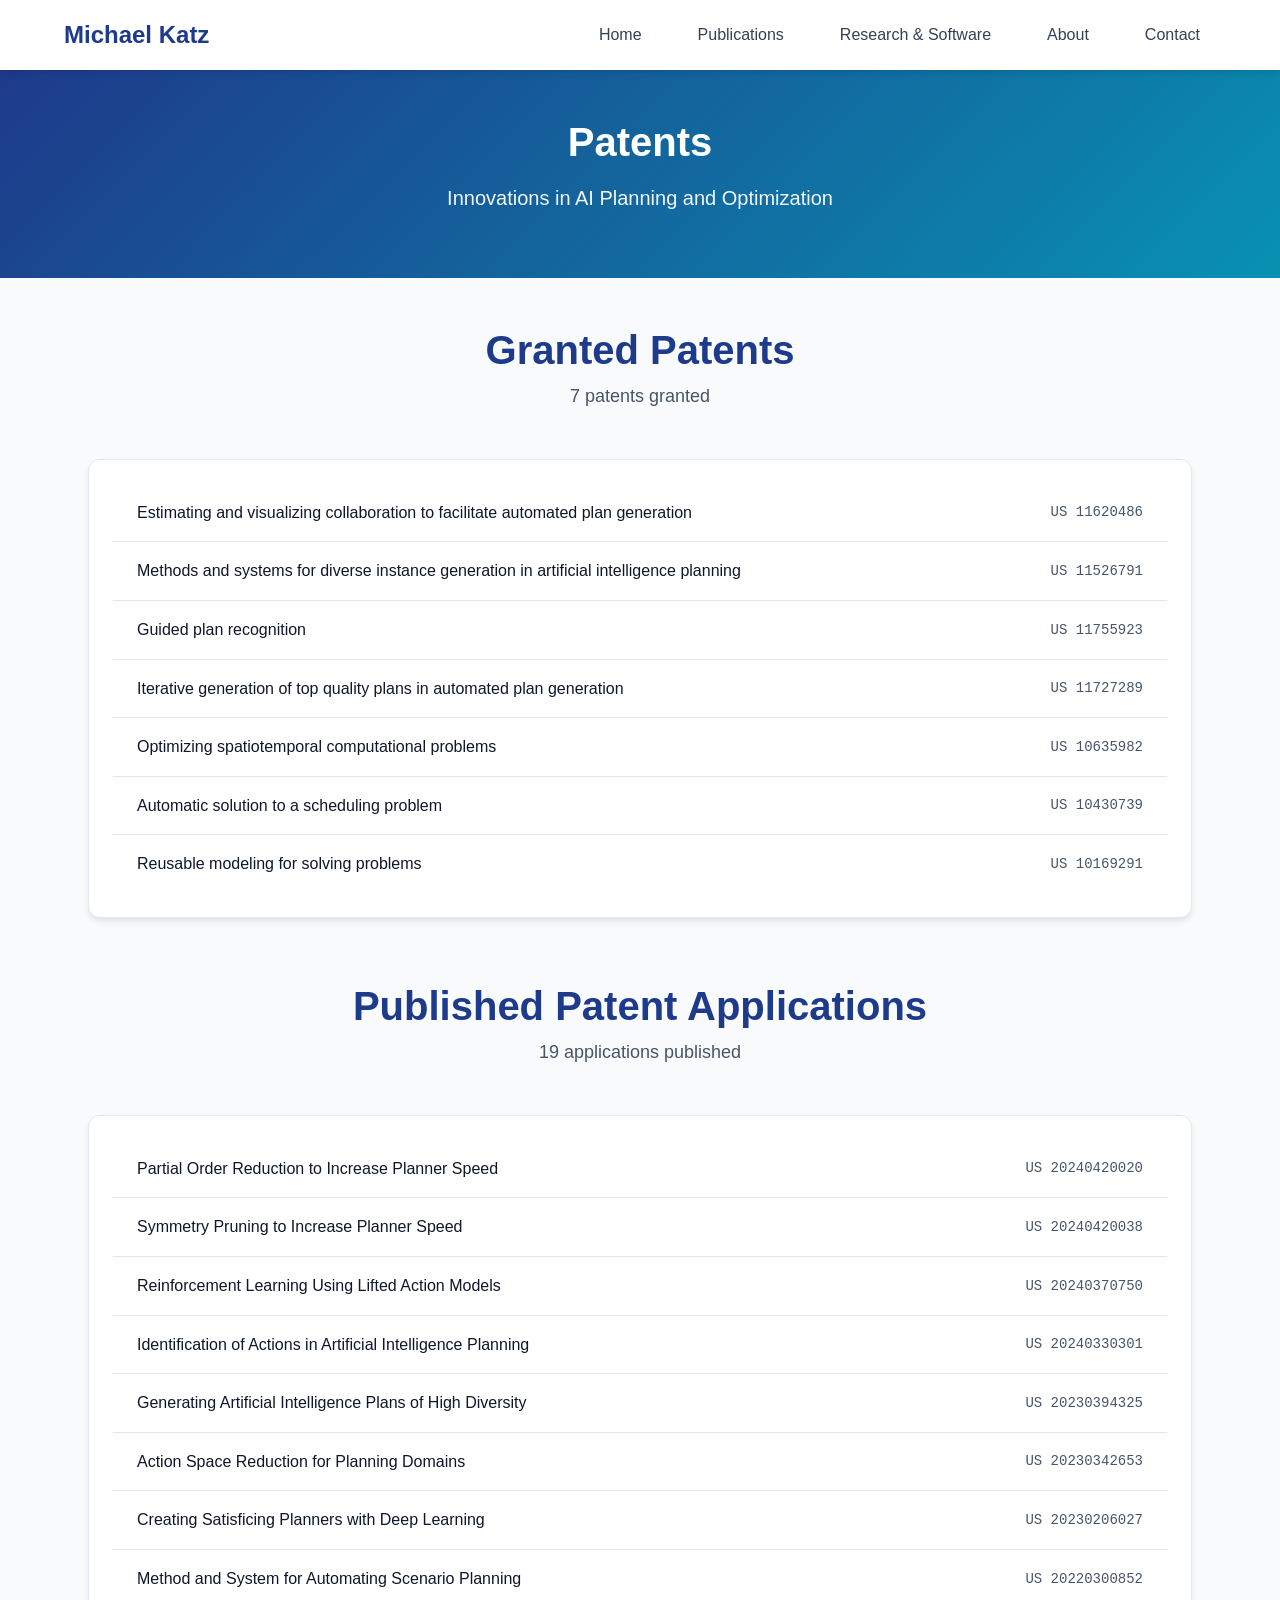
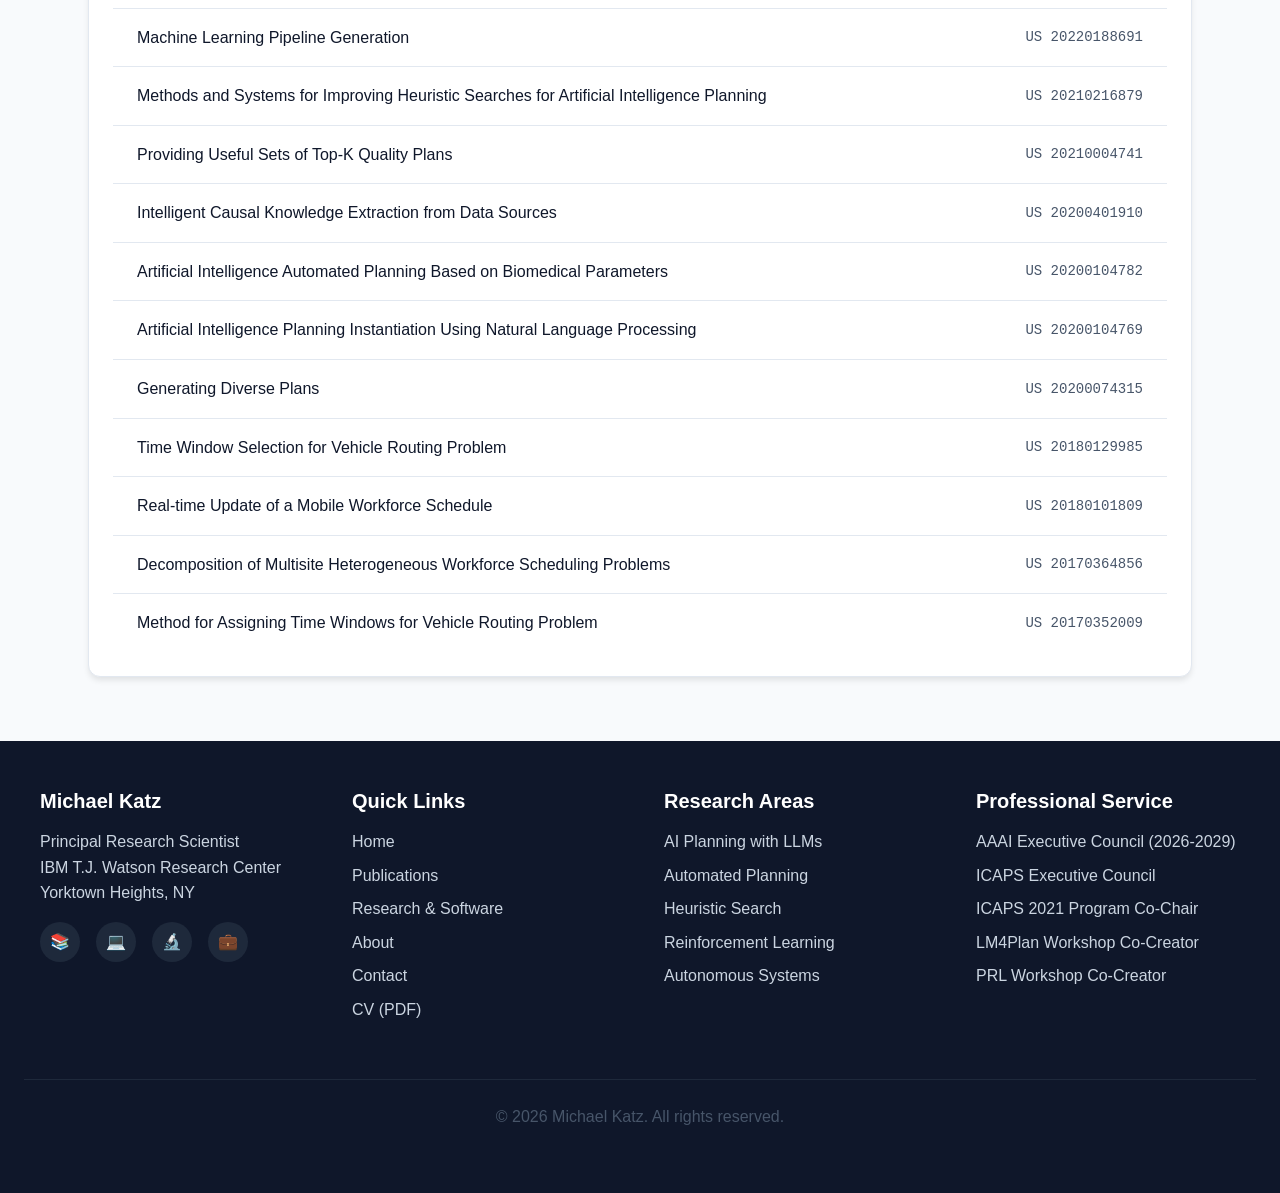
<file: patents.html>
<!DOCTYPE html>
<html lang="en">
<head>
    <meta charset="UTF-8">
    <meta name="viewport" content="width=device-width, initial-scale=1.0">
    <meta name="description" content="Patents by Michael Katz - AI Planning, Automated Planning, and Optimization">
    <title>Patents - Michael Katz</title>
    <link rel="stylesheet" href="css/styles.css">
</head>
<body>
    <!-- Header & Navigation -->
    <header class="header">
        <nav class="nav-container">
            <a href="index.html" class="logo">Michael Katz</a>
            <button class="nav-toggle" aria-label="Toggle navigation">
                <span></span>
                <span></span>
                <span></span>
            </button>
            <ul class="nav-menu">
                <li><a href="index.html">Home</a></li>
                <li><a href="publications.html">Publications</a></li>
                <li><a href="research.html">Research & Software</a></li>
                <li><a href="about.html">About</a></li>
                <li><a href="contact.html">Contact</a></li>
            </ul>
        </nav>
    </header>

    <!-- Page Header -->
    <section class="hero" style="padding: 3rem 1.5rem;">
        <div class="container">
            <h1 style="color: white; text-align: center; margin-bottom: 1rem;">Patents</h1>
            <p style="text-align: center; font-size: 1.25rem; opacity: 0.95;">Innovations in AI Planning and Optimization</p>
        </div>
    </section>

    <!-- Main Content -->
    <main class="container">

        <!-- Granted Patents -->
        <section class="section">
            <div class="container">
                <div class="section-header">
                    <h2 class="section-title">Granted Patents</h2>
                    <p class="section-subtitle">7 patents granted</p>
                </div>
                
                <div class="card">
                    <ul class="patent-list">
                        <li class="patent-item">
                            <span class="patent-title">Estimating and visualizing collaboration to facilitate automated plan generation</span>
                            <span class="patent-number">US 11620486</span>
                        </li>
                        <li class="patent-item">
                            <span class="patent-title">Methods and systems for diverse instance generation in artificial intelligence planning</span>
                            <span class="patent-number">US 11526791</span>
                        </li>
                        <li class="patent-item">
                            <span class="patent-title">Guided plan recognition</span>
                            <span class="patent-number">US 11755923</span>
                        </li>
                        <li class="patent-item">
                            <span class="patent-title">Iterative generation of top quality plans in automated plan generation</span>
                            <span class="patent-number">US 11727289</span>
                        </li>
                        <li class="patent-item">
                            <span class="patent-title">Optimizing spatiotemporal computational problems</span>
                            <span class="patent-number">US 10635982</span>
                        </li>
                        <li class="patent-item">
                            <span class="patent-title">Automatic solution to a scheduling problem</span>
                            <span class="patent-number">US 10430739</span>
                        </li>
                        <li class="patent-item">
                            <span class="patent-title">Reusable modeling for solving problems</span>
                            <span class="patent-number">US 10169291</span>
                        </li>
                    </ul>
                </div>
            </div>
        </section>

        <!-- Published Patents -->
        <section class="section">
            <div class="container">
                <div class="section-header">
                    <h2 class="section-title">Published Patent Applications</h2>
                    <p class="section-subtitle">19 applications published</p>
                </div>
                
                <div class="card">
                    <ul class="patent-list">
                        <li class="patent-item">
                            <span class="patent-title">Partial Order Reduction to Increase Planner Speed</span>
                            <span class="patent-number">US 20240420020</span>
                        </li>
                        <li class="patent-item">
                            <span class="patent-title">Symmetry Pruning to Increase Planner Speed</span>
                            <span class="patent-number">US 20240420038</span>
                        </li>
                        <li class="patent-item">
                            <span class="patent-title">Reinforcement Learning Using Lifted Action Models</span>
                            <span class="patent-number">US 20240370750</span>
                        </li>
                        <li class="patent-item">
                            <span class="patent-title">Identification of Actions in Artificial Intelligence Planning</span>
                            <span class="patent-number">US 20240330301</span>
                        </li>
                        <li class="patent-item">
                            <span class="patent-title">Generating Artificial Intelligence Plans of High Diversity</span>
                            <span class="patent-number">US 20230394325</span>
                        </li>
                        <li class="patent-item">
                            <span class="patent-title">Action Space Reduction for Planning Domains</span>
                            <span class="patent-number">US 20230342653</span>
                        </li>
                        <li class="patent-item">
                            <span class="patent-title">Creating Satisficing Planners with Deep Learning</span>
                            <span class="patent-number">US 20230206027</span>
                        </li>
                        <li class="patent-item">
                            <span class="patent-title">Method and System for Automating Scenario Planning</span>
                            <span class="patent-number">US 20220300852</span>
                        </li>
                        <li class="patent-item">
                            <span class="patent-title">Machine Learning Pipeline Generation</span>
                            <span class="patent-number">US 20220188691</span>
                        </li>
                        <li class="patent-item">
                            <span class="patent-title">Methods and Systems for Improving Heuristic Searches for Artificial Intelligence Planning</span>
                            <span class="patent-number">US 20210216879</span>
                        </li>
                        <li class="patent-item">
                            <span class="patent-title">Providing Useful Sets of Top-K Quality Plans</span>
                            <span class="patent-number">US 20210004741</span>
                        </li>
                        <li class="patent-item">
                            <span class="patent-title">Intelligent Causal Knowledge Extraction from Data Sources</span>
                            <span class="patent-number">US 20200401910</span>
                        </li>
                        <li class="patent-item">
                            <span class="patent-title">Artificial Intelligence Automated Planning Based on Biomedical Parameters</span>
                            <span class="patent-number">US 20200104782</span>
                        </li>
                        <li class="patent-item">
                            <span class="patent-title">Artificial Intelligence Planning Instantiation Using Natural Language Processing</span>
                            <span class="patent-number">US 20200104769</span>
                        </li>
                        <li class="patent-item">
                            <span class="patent-title">Generating Diverse Plans</span>
                            <span class="patent-number">US 20200074315</span>
                        </li>
                        <li class="patent-item">
                            <span class="patent-title">Time Window Selection for Vehicle Routing Problem</span>
                            <span class="patent-number">US 20180129985</span>
                        </li>
                        <li class="patent-item">
                            <span class="patent-title">Real-time Update of a Mobile Workforce Schedule</span>
                            <span class="patent-number">US 20180101809</span>
                        </li>
                        <li class="patent-item">
                            <span class="patent-title">Decomposition of Multisite Heterogeneous Workforce Scheduling Problems</span>
                            <span class="patent-number">US 20170364856</span>
                        </li>
                        <li class="patent-item">
                            <span class="patent-title">Method for Assigning Time Windows for Vehicle Routing Problem</span>
                            <span class="patent-number">US 20170352009</span>
                        </li>
                    </ul>
                </div>
            </div>
        </section>
    </main>

    <!-- Footer -->
    <footer class="footer">
        <div class="footer-container">
            <div class="footer-section">
                <h4>Michael Katz</h4>
                <p>Principal Research Scientist<br>
                IBM T.J. Watson Research Center<br>
                Yorktown Heights, NY</p>
                <div class="social-links">
                    <a href="https://scholar.google.com/citations?user=pltkfcMAAAAJ&hl=en" class="social-link" aria-label="Google Scholar">📚</a>
                    <a href="https://github.com/ctpelok77/" class="social-link" aria-label="GitHub">💻</a>
                    <a href="https://researcher.watson.ibm.com/researcher/view.php?person=ibm-Michael.Katz1" class="social-link" aria-label="IBM Research">🔬</a>
                    <a href="https://www.linkedin.com/in/katzmichael/" class="social-link" aria-label="LinkedIn">💼</a>
                </div>
            </div>
            
            <div class="footer-section">
                <h4>Quick Links</h4>
                <ul class="footer-links">
                    <li><a href="index.html">Home</a></li>
                    <li><a href="publications.html">Publications</a></li>
                    <li><a href="research.html">Research & Software</a></li>
                    <li><a href="about.html">About</a></li>
                    <li><a href="contact.html">Contact</a></li>
                    <li><a href="CV_Michael_Katz.pdf">CV (PDF)</a></li>
                </ul>
            </div>
            
            <div class="footer-section">
                <h4>Research Areas</h4>
                <ul class="footer-links">
                    <li>AI Planning with LLMs</li>
                    <li>Automated Planning</li>
                    <li>Heuristic Search</li>
                    <li>Reinforcement Learning</li>
                    <li>Autonomous Systems</li>
                </ul>
            </div>
            
            <div class="footer-section">
                <h4>Professional Service</h4>
                <ul class="footer-links">
                    <li>AAAI Executive Council (2026-2029)</li>
                    <li>ICAPS Executive Council</li>
                    <li>ICAPS 2021 Program Co-Chair</li>
                    <li>LM4Plan Workshop Co-Creator</li>
                    <li>PRL Workshop Co-Creator</li>
                </ul>
            </div>
        </div>
        
        <div class="footer-bottom">
            <p>&copy; 2026 Michael Katz. All rights reserved.</p>
        </div>
    </footer>

    <script src="js/main.js"></script>
</body>
</html>
</file>
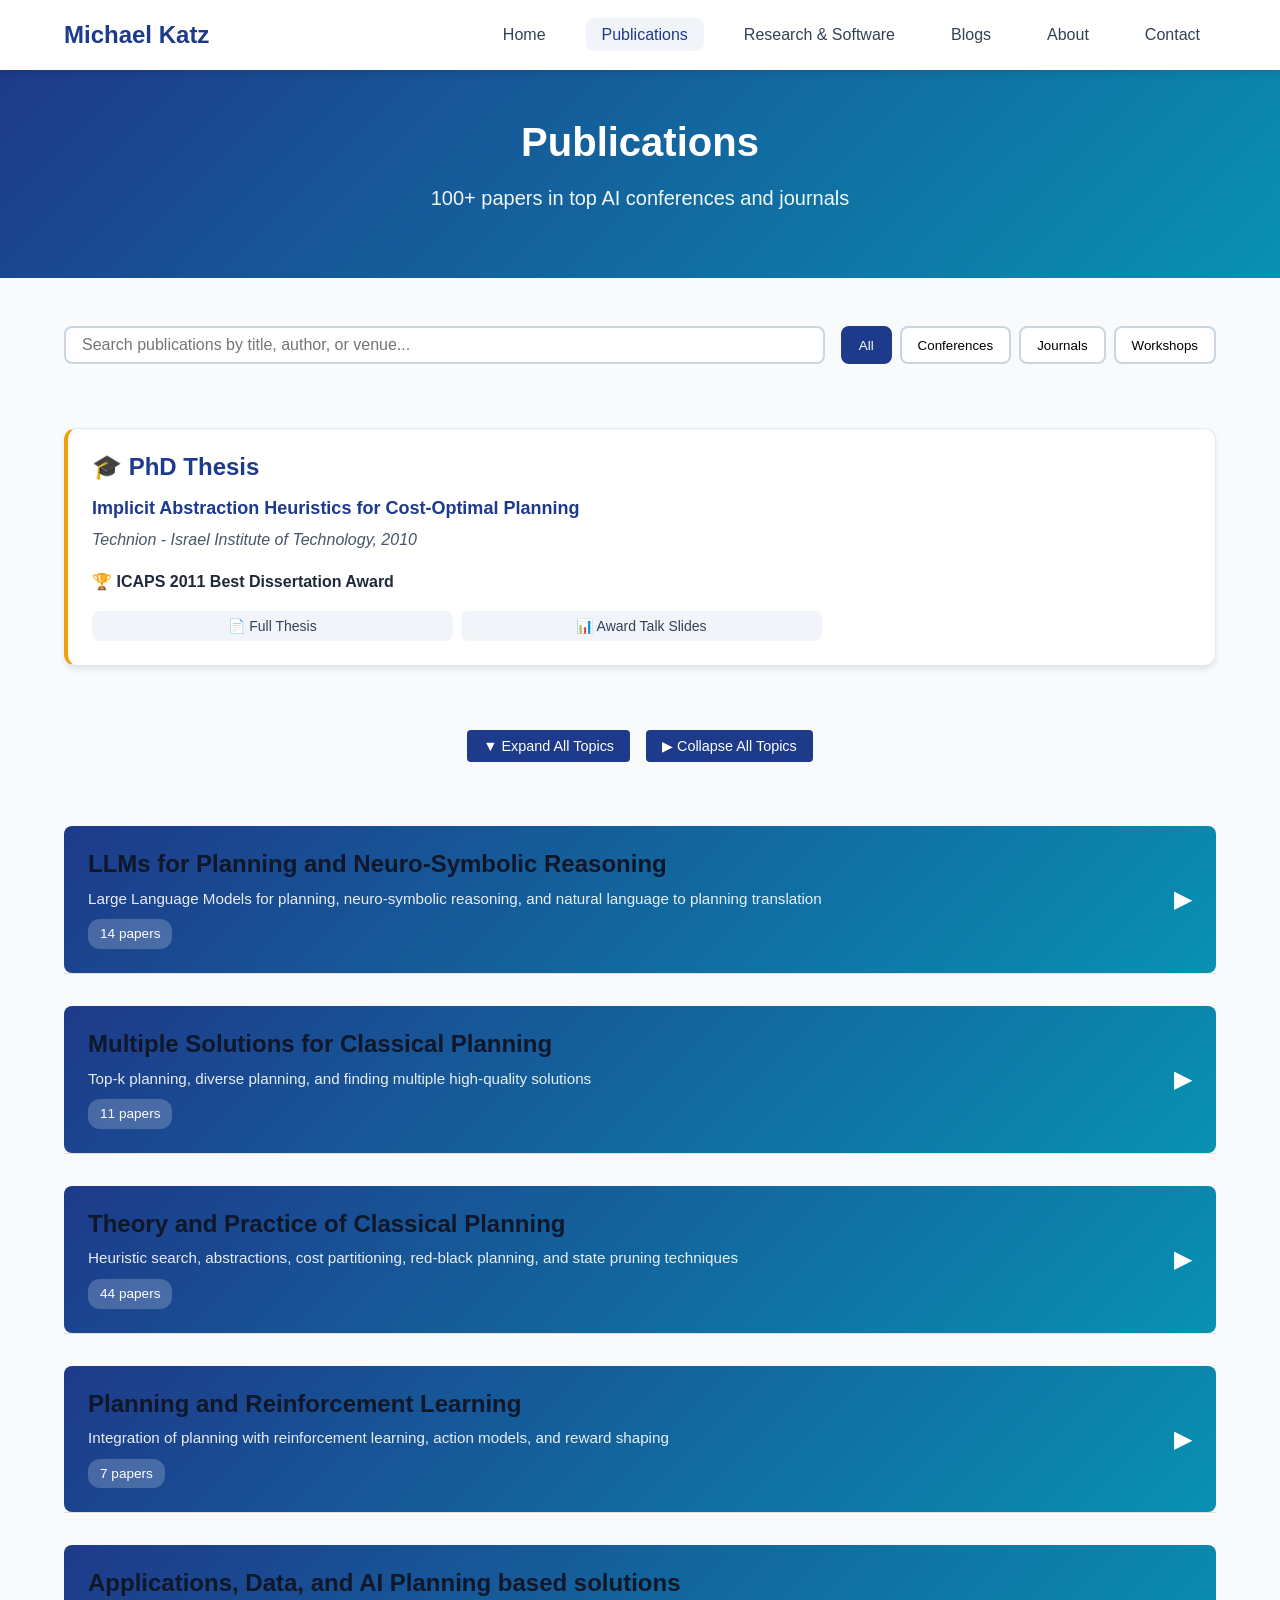
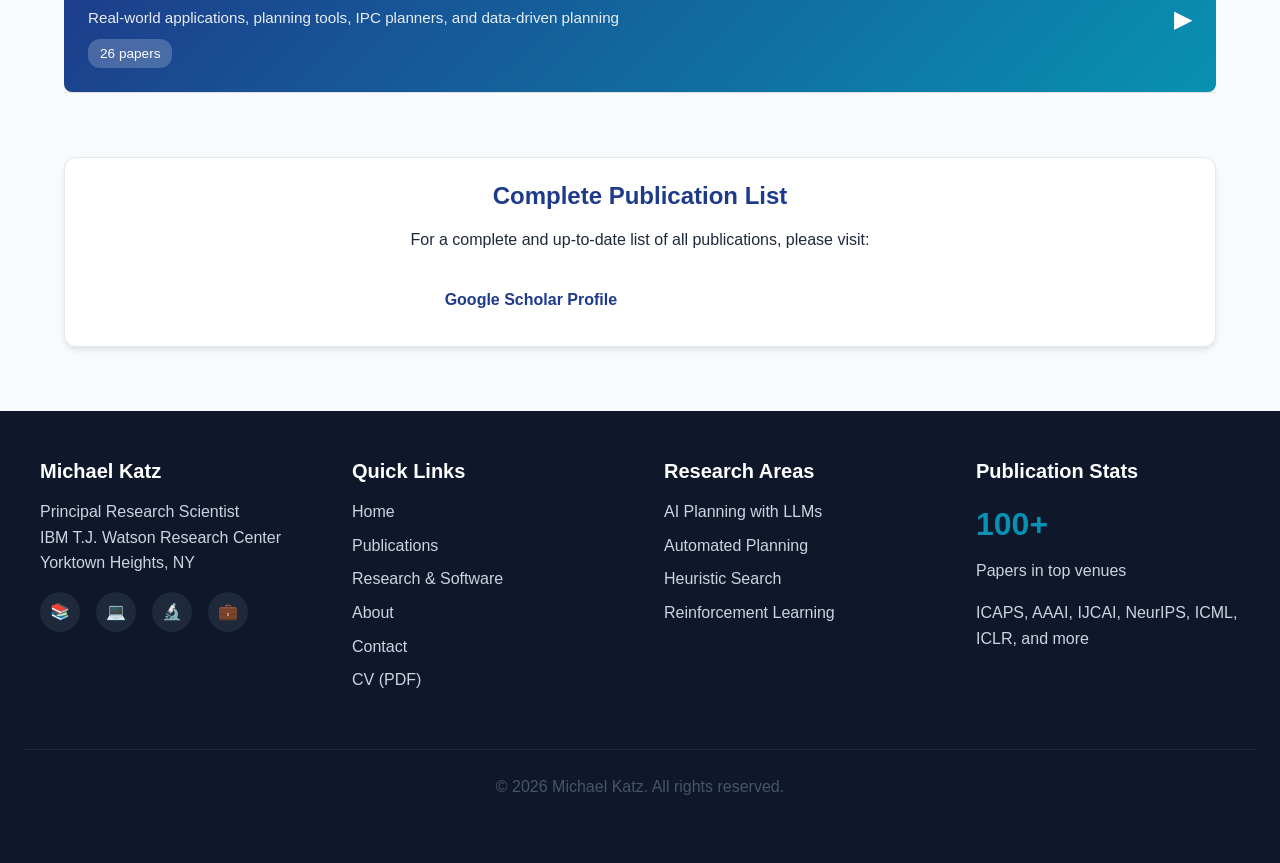
<file: publications.html>
<!DOCTYPE html>
<html lang="en">
<head>
    <meta charset="UTF-8">
    <meta name="viewport" content="width=device-width, initial-scale=1.0">
    <meta name="description" content="Michael Katz Publications - 100+ papers in AI Planning, LLMs, and Automated Planning">
    <title>Publications - Michael Katz</title>
    <link rel="stylesheet" href="css/styles.css">
    <style>
        /* Topic-specific styles */
        .topic-section {
            margin-bottom: 2rem;
        }
        
        .topic-header {
            background: linear-gradient(135deg, var(--primary-blue), var(--accent-teal));
            color: white;
            padding: 1.5rem;
            border-radius: 8px;
            cursor: pointer;
            display: flex;
            justify-content: space-between;
            align-items: center;
            transition: transform 0.2s;
        }
        
        .topic-header:hover {
            transform: translateX(5px);
        }
        
        .topic-header h3 {
            margin: 0 0 0.5rem 0;
            font-size: 1.5rem;
        }
        
        .topic-description {
            margin: 0.5rem 0 0 0;
            opacity: 0.9;
            font-size: 0.95rem;
        }
        
        .paper-count {
            display: inline-block;
            background: rgba(255, 255, 255, 0.2);
            padding: 0.25rem 0.75rem;
            border-radius: 12px;
            font-size: 0.85rem;
            margin-top: 0.5rem;
        }
        
        .topic-toggle {
            font-size: 1.5rem;
            transition: transform 0.3s;
        }
        
        .topic-content {
            padding: 1.5rem;
            background: white;
            border: 1px solid #e0e0e0;
            border-top: none;
            border-radius: 0 0 8px 8px;
            max-height: 10000px;
            overflow: hidden;
            transition: max-height 0.3s ease-out, padding 0.3s;
        }
        
        .topic-content.collapsed {
            max-height: 0;
            padding: 0 1.5rem;
        }
        
        .subtopic-section {
            margin-bottom: 2rem;
        }
        
        .subtopic-title {
            color: var(--primary-blue);
            font-size: 1.25rem;
            margin-bottom: 1rem;
            padding-bottom: 0.5rem;
            border-bottom: 2px solid var(--accent-teal);
        }
        
        .expand-collapse-controls {
            display: flex;
            gap: 1rem;
            justify-content: center;
            margin-bottom: 2rem;
        }
        
        .control-btn {
            padding: 0.5rem 1rem;
            background: var(--primary-blue);
            color: white;
            border: none;
            border-radius: 4px;
            cursor: pointer;
            font-size: 0.9rem;
            transition: background 0.3s;
        }
        
        .control-btn:hover {
            background: var(--accent-teal);
        }
    </style>
</head>
<body>
    <!-- Header & Navigation -->
    <header class="header">
        <nav class="nav-container">
            <a href="index.html" class="logo">Michael Katz</a>
            <button class="nav-toggle" aria-label="Toggle navigation">
                <span></span>
                <span></span>
                <span></span>
            </button>
            <ul class="nav-menu">
                <li><a href="index.html">Home</a></li>
                <li><a href="publications.html" class="active">Publications</a></li>
                <li><a href="research.html">Research & Software</a></li>
                <li><a href="blogs/">Blogs</a></li>
                <li><a href="about.html">About</a></li>
                <li><a href="contact.html">Contact</a></li>
            </ul>
        </nav>
    </header>

    <!-- Page Header -->
    <section class="hero" style="padding: 3rem 1.5rem;">
        <div class="container">
            <h1 style="color: white; text-align: center; margin-bottom: 1rem;">Publications</h1>
            <p style="text-align: center; font-size: 1.25rem; opacity: 0.95;">100+ papers in top AI conferences and journals</p>
        </div>
    </section>

    <!-- Main Content -->
    <main class="container">
        
        <!-- Search and Filter Controls -->
        <section class="section">
            <div class="publications-controls">
                <div class="search-box">
                    <input type="text" id="pub-search" placeholder="Search publications by title, author, or venue...">
                </div>
                <div class="filter-buttons">
                    <button class="filter-btn active" data-filter="all">All</button>
                    <button class="filter-btn" data-filter="conference">Conferences</button>
                    <button class="filter-btn" data-filter="journal">Journals</button>
                    <button class="filter-btn" data-filter="workshop">Workshops</button>
                </div>
            </div>
        </section>

        <!-- PhD Thesis Highlight -->
        <section class="section" id="thesis-section">
            <!-- Dynamically loaded by publications.js -->
        </section>

        <!-- Expand/Collapse Controls -->
        <section class="section">
            <div class="expand-collapse-controls">
                <button id="expand-all" class="control-btn">▼ Expand All Topics</button>
                <button id="collapse-all" class="control-btn">▶ Collapse All Topics</button>
            </div>
        </section>

        <!-- Publications by Topic -->
        <section class="section" id="publications-container">
            <!-- Dynamically loaded by publications.js -->
            <div class="card" style="text-align: center; padding: 3rem;">
                <p style="color: var(--text-secondary);">Loading publications...</p>
            </div>
        </section>

        <!-- Call to Action -->
        <section class="section text-center">
            <div class="card">
                <h3 style="color: var(--primary-blue); margin-bottom: 1rem;">Complete Publication List</h3>
                <p style="margin-bottom: 1.5rem;">For a complete and up-to-date list of all publications, please visit:</p>
                <div style="display: flex; gap: 1rem; justify-content: center; flex-wrap: wrap;">
                    <a href="https://scholar.google.com/citations?user=pltkfcMAAAAJ&hl=en" class="btn btn-primary">Google Scholar Profile</a>
                    <a href="CV_Michael_Katz.pdf" class="btn btn-secondary">Download CV (PDF)</a>
                </div>
            </div>
        </section>

    </main>

    <!-- Footer -->
    <footer class="footer">
        <div class="footer-container">
            <div class="footer-section">
                <h4>Michael Katz</h4>
                <p>Principal Research Scientist<br>
                IBM T.J. Watson Research Center<br>
                Yorktown Heights, NY</p>
                <div class="social-links">
                    <a href="https://scholar.google.com/citations?user=pltkfcMAAAAJ&hl=en" class="social-link" aria-label="Google Scholar">📚</a>
                    <a href="https://github.com/ctpelok77/" class="social-link" aria-label="GitHub">💻</a>
                    <a href="https://researcher.watson.ibm.com/researcher/view.php?person=ibm-Michael.Katz1" class="social-link" aria-label="IBM Research">🔬</a>
                    <a href="https://www.linkedin.com/in/katzmichael/" class="social-link" aria-label="LinkedIn">💼</a>
                </div>
            </div>
            
            <div class="footer-section">
                <h4>Quick Links</h4>
                <ul class="footer-links">
                    <li><a href="index.html">Home</a></li>
                    <li><a href="publications.html">Publications</a></li>
                    <li><a href="research.html">Research & Software</a></li>
                    <li><a href="about.html">About</a></li>
                    <li><a href="contact.html">Contact</a></li>
                    <li><a href="CV_Michael_Katz.pdf">CV (PDF)</a></li>
                </ul>
            </div>
            
            <div class="footer-section">
                <h4>Research Areas</h4>
                <ul class="footer-links">
                    <li>AI Planning with LLMs</li>
                    <li>Automated Planning</li>
                    <li>Heuristic Search</li>
                    <li>Reinforcement Learning</li>
                </ul>
            </div>
            
            <div class="footer-section">
                <h4>Publication Stats</h4>
                <p style="font-size: 2rem; color: var(--accent-teal); font-weight: 700; margin: 0.5rem 0;">100+</p>
                <p>Papers in top venues</p>
                <p style="margin-top: 1rem;">ICAPS, AAAI, IJCAI, NeurIPS, ICML, ICLR, and more</p>
            </div>
        </div>
        
        <div class="footer-bottom">
            <p>&copy; 2026 Michael Katz. All rights reserved.</p>
        </div>
    </footer>

    <script src="js/main.js"></script>
    <script src="js/publications.js"></script>
</body>
</html>
</file>
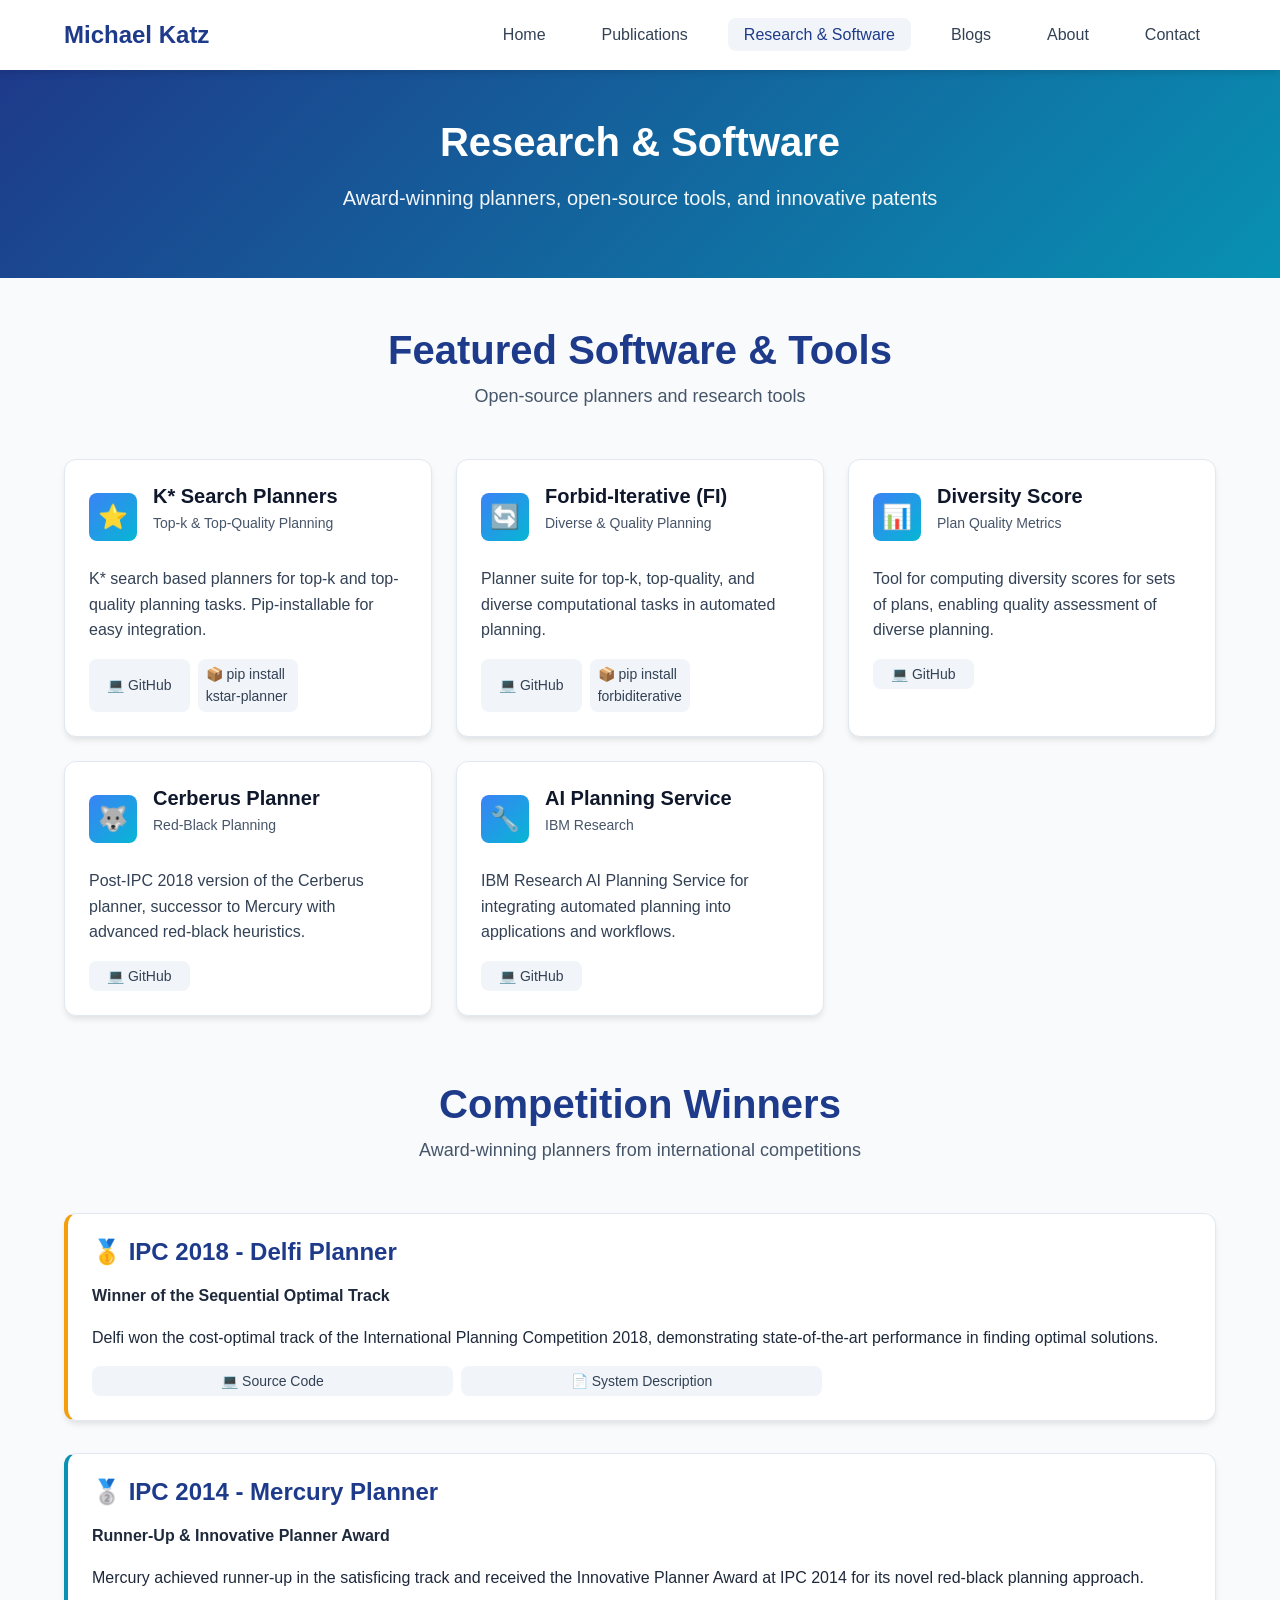
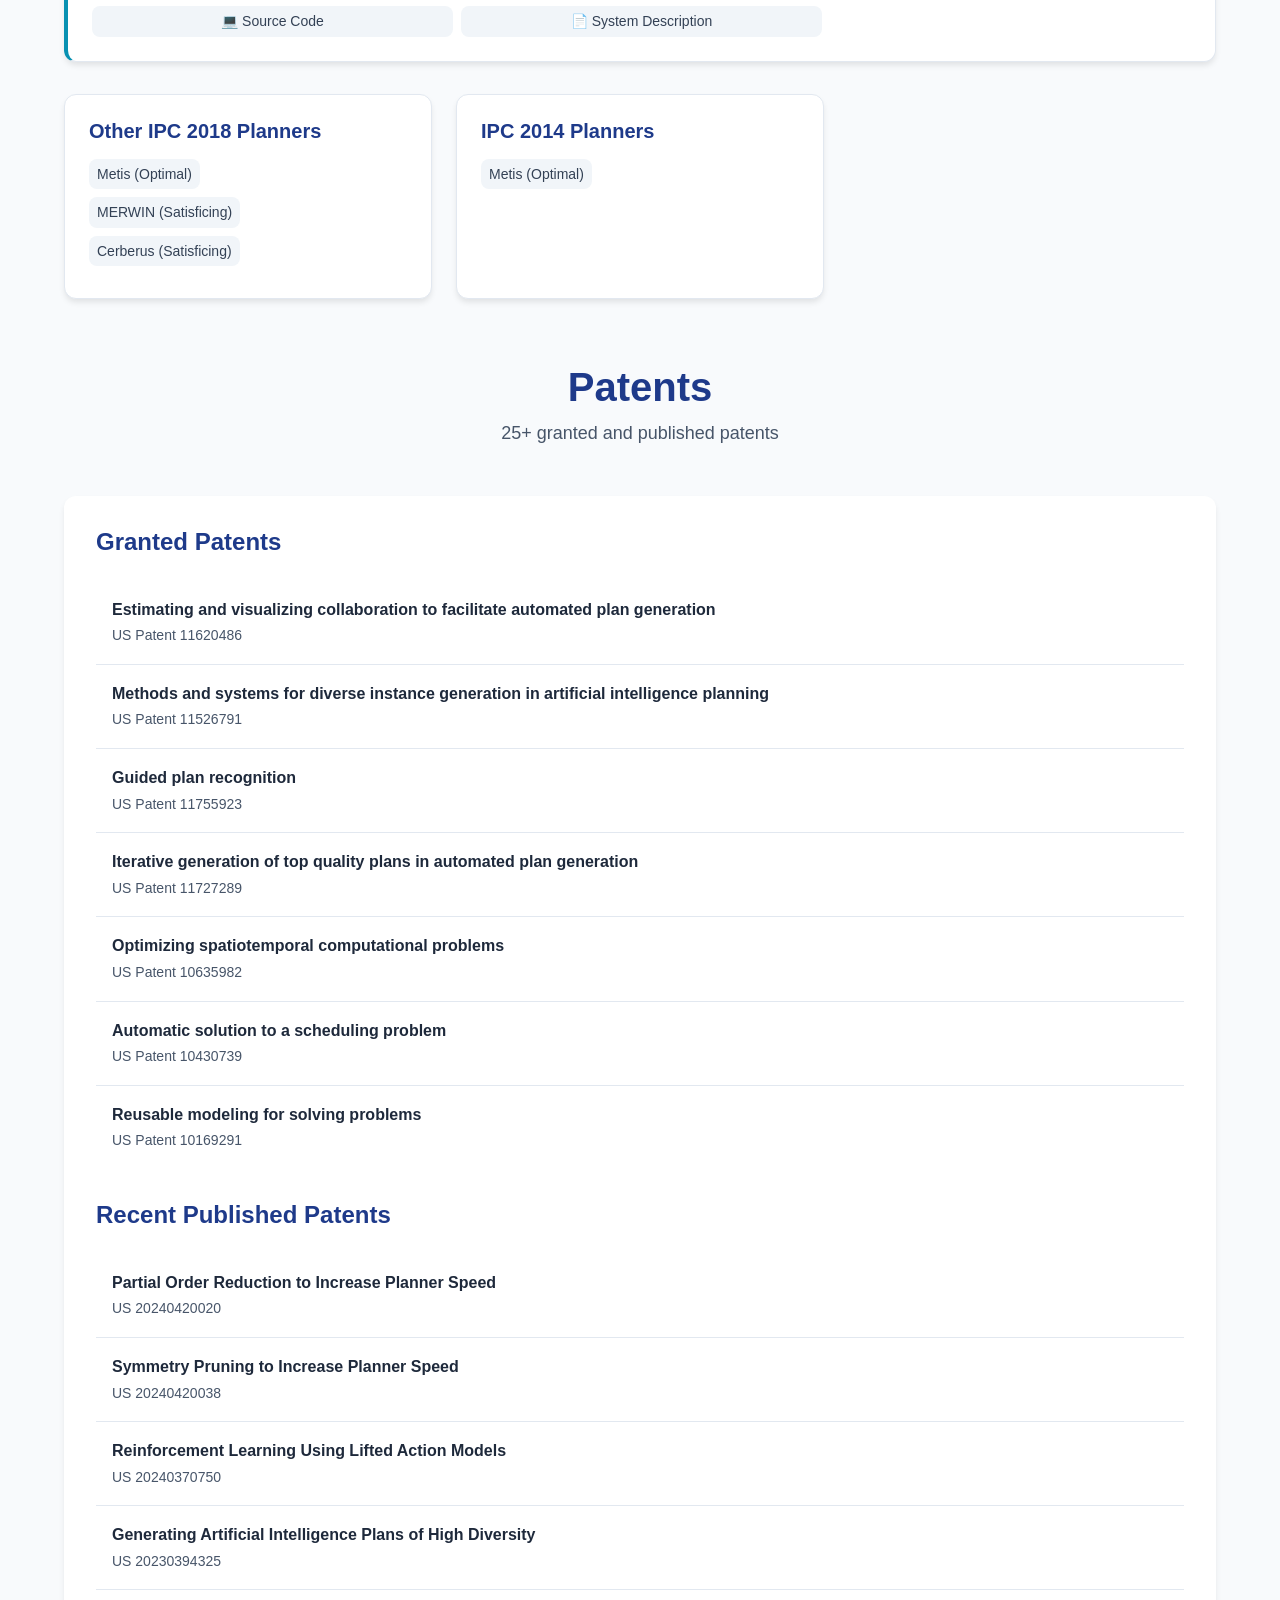
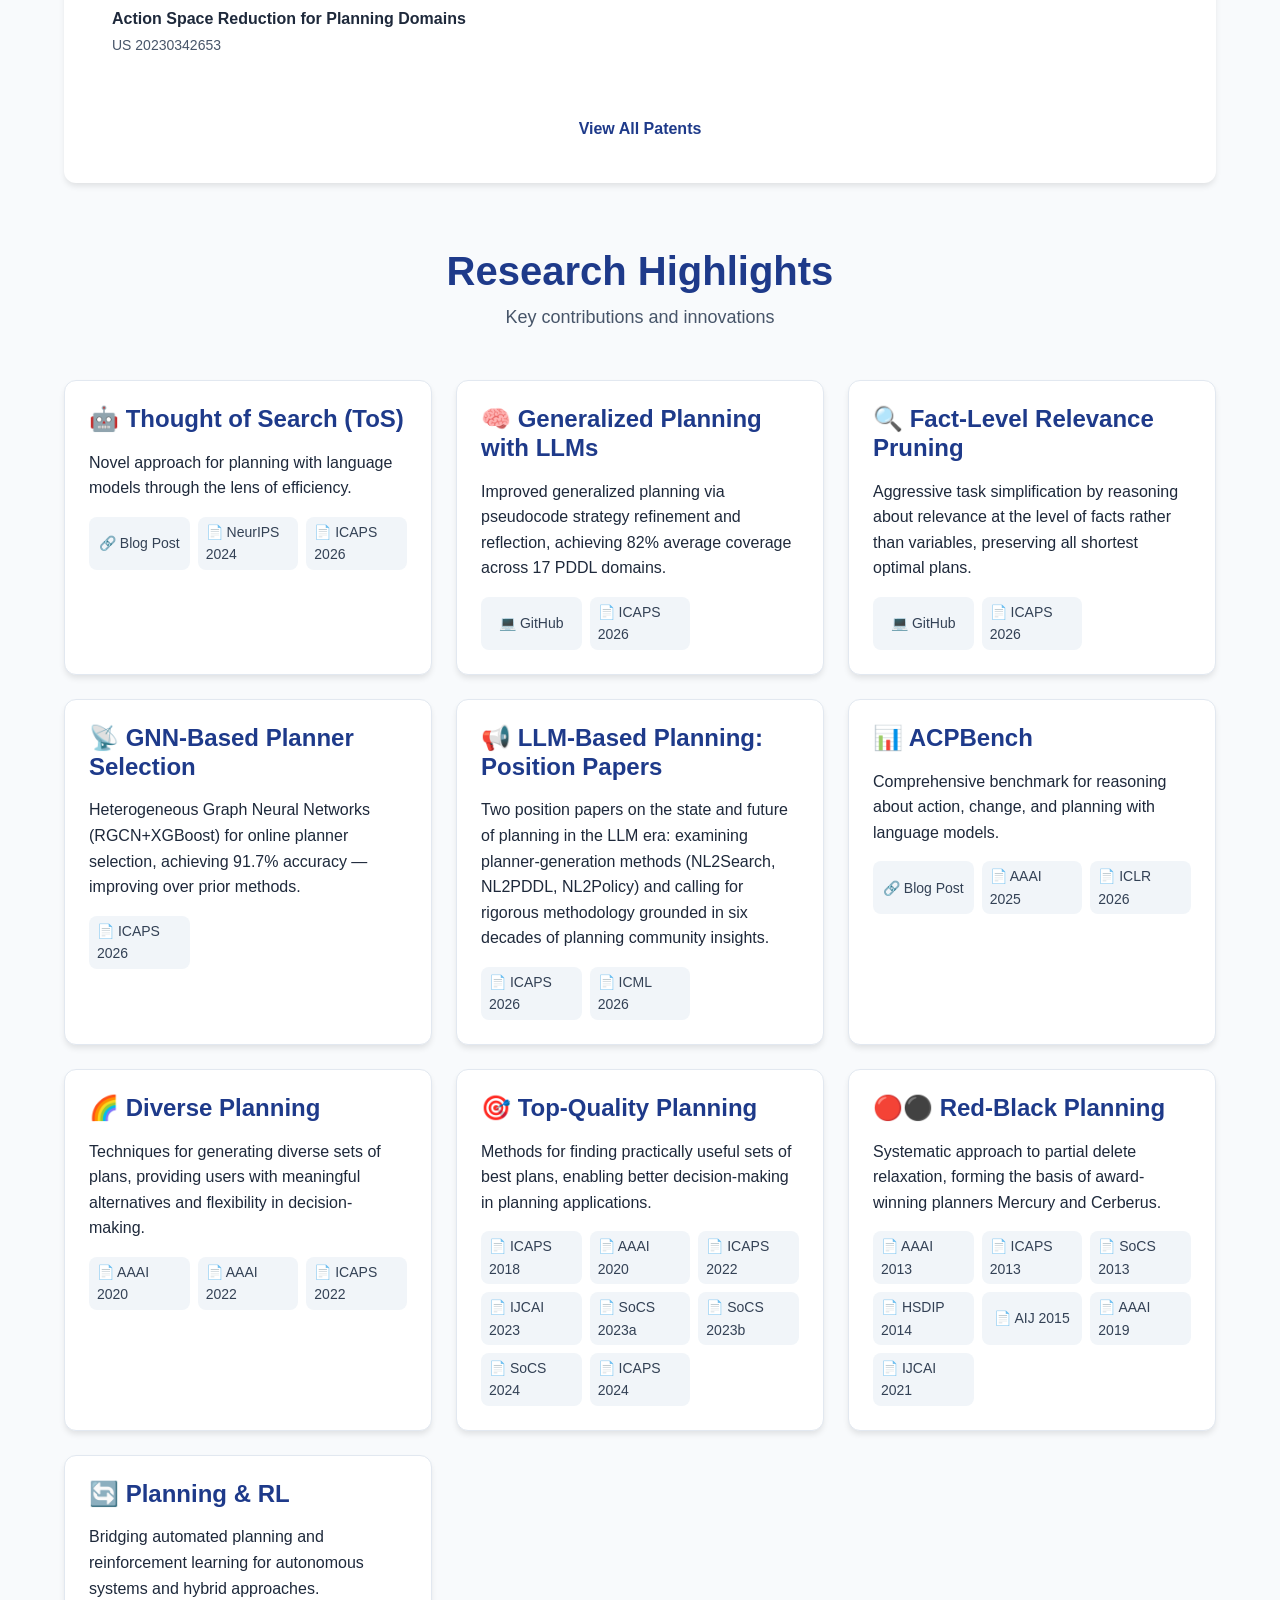
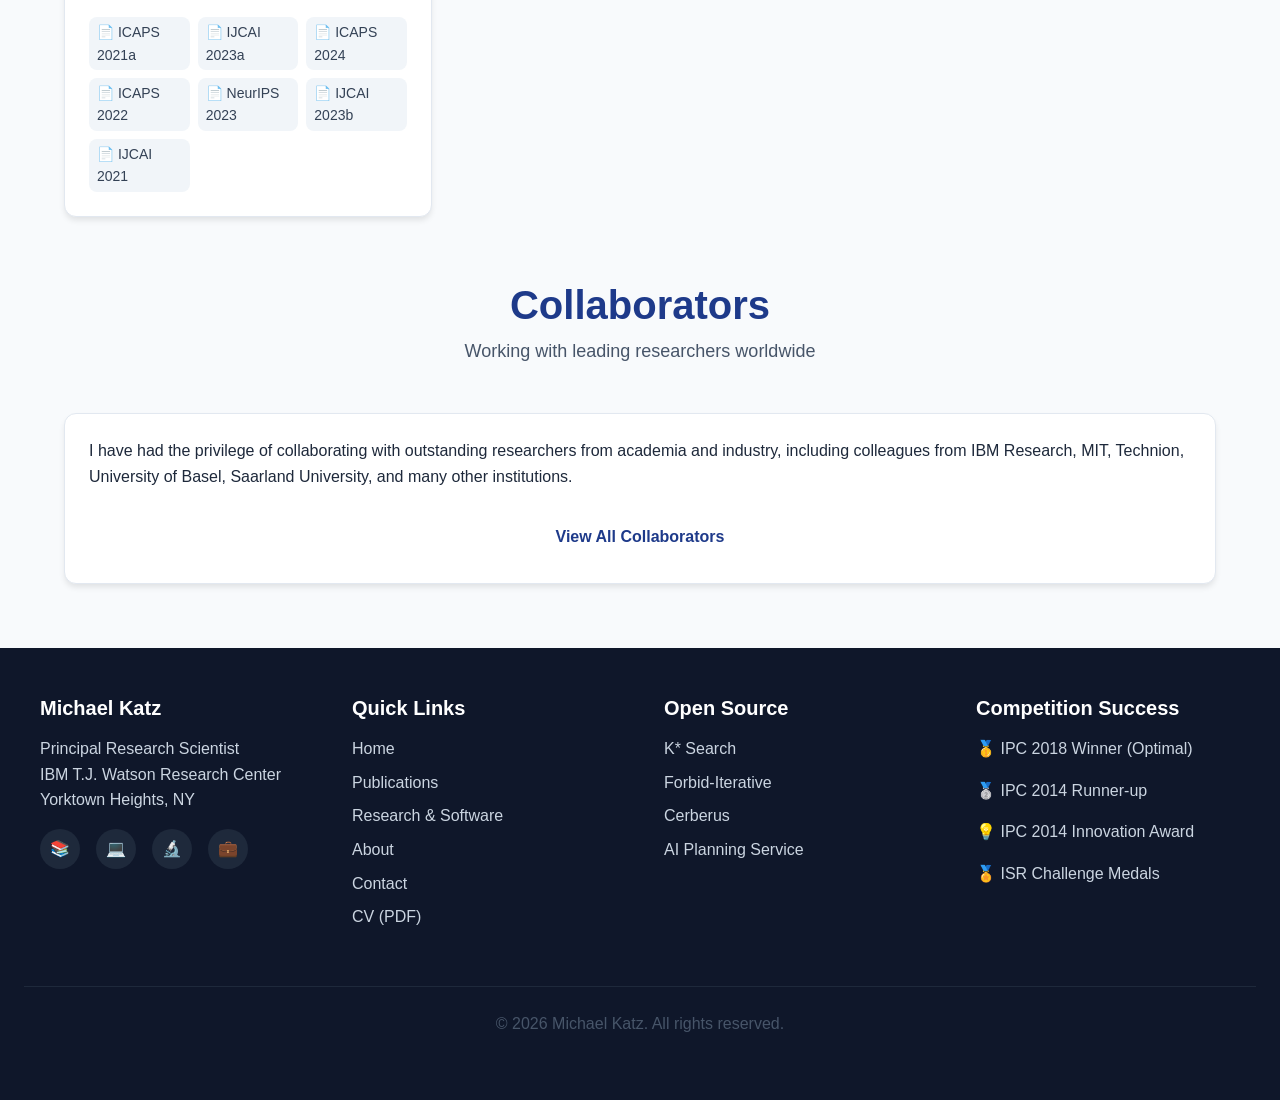
<file: research.html>
<!DOCTYPE html>
<html lang="en">
<head>
    <meta charset="UTF-8">
    <meta name="viewport" content="width=device-width, initial-scale=1.0">
    <meta name="description" content="Michael Katz Research & Software - Award-winning planners, open-source tools, and patents">
    <title>Research & Software - Michael Katz</title>
    <link rel="stylesheet" href="css/styles.css">
</head>
<body>
    <!-- Header & Navigation -->
    <header class="header">
        <nav class="nav-container">
            <a href="index.html" class="logo">Michael Katz</a>
            <button class="nav-toggle" aria-label="Toggle navigation">
                <span></span>
                <span></span>
                <span></span>
            </button>
            <ul class="nav-menu">
                <li><a href="index.html">Home</a></li>
                <li><a href="publications.html">Publications</a></li>
                <li><a href="research.html" class="active">Research & Software</a></li>
                <li><a href="blogs/">Blogs</a></li>
                <li><a href="about.html">About</a></li>
                <li><a href="contact.html">Contact</a></li>
            </ul>
        </nav>
    </header>

    <!-- Page Header -->
    <section class="hero" style="padding: 3rem 1.5rem;">
        <div class="container">
            <h1 style="color: white; text-align: center; margin-bottom: 1rem;">Research & Software</h1>
            <p style="text-align: center; font-size: 1.25rem; opacity: 0.95;">Award-winning planners, open-source tools, and innovative patents</p>
        </div>
    </section>

    <!-- Main Content -->
    <main class="container">
        
        <!-- Featured Software -->
        <section class="section">
            <div class="section-header">
                <h2 class="section-title">Featured Software & Tools</h2>
                <p class="section-subtitle">Open-source planners and research tools</p>
            </div>
            
            <div class="card-grid">
                <div class="card fade-in">
                    <div class="card-header">
                        <div class="card-icon">⭐</div>
                        <div>
                            <h3 class="card-title">K* Search Planners</h3>
                            <p class="card-meta">Top-k & Top-Quality Planning</p>
                        </div>
                    </div>
                    <div class="card-content">
                        <p>K* search based planners for top-k and top-quality planning tasks. Pip-installable for easy integration.</p>
                        <div class="pub-links" style="margin-top: 1rem;">
                            <a href="https://github.com/IBM/kstar" class="pub-link">💻 GitHub</a>
                            <a href="https://pypi.org/project/kstar-planner/" class="pub-link">📦 pip install kstar-planner</a>
                        </div>
                    </div>
                </div>
                
                <div class="card fade-in">
                    <div class="card-header">
                        <div class="card-icon">🔄</div>
                        <div>
                            <h3 class="card-title">Forbid-Iterative (FI)</h3>
                            <p class="card-meta">Diverse & Quality Planning</p>
                        </div>
                    </div>
                    <div class="card-content">
                        <p>Planner suite for top-k, top-quality, and diverse computational tasks in automated planning.</p>
                        <div class="pub-links" style="margin-top: 1rem;">
                            <a href="https://github.com/IBM/forbiditerative" class="pub-link">💻 GitHub</a>
                            <a href="https://pypi.org/project/forbiditerative/" class="pub-link">📦 pip install forbiditerative</a>
                        </div>
                    </div>
                </div>
                
                <div class="card fade-in">
                    <div class="card-header">
                        <div class="card-icon">📊</div>
                        <div>
                            <h3 class="card-title">Diversity Score</h3>
                            <p class="card-meta">Plan Quality Metrics</p>
                        </div>
                    </div>
                    <div class="card-content">
                        <p>Tool for computing diversity scores for sets of plans, enabling quality assessment of diverse planning.</p>
                        <div class="pub-links" style="margin-top: 1rem;">
                            <a href="https://github.com/IBM/diversescore" class="pub-link">💻 GitHub</a>
                        </div>
                    </div>
                </div>
                
                <div class="card fade-in">
                    <div class="card-header">
                        <div class="card-icon">🐺</div>
                        <div>
                            <h3 class="card-title">Cerberus Planner</h3>
                            <p class="card-meta">Red-Black Planning</p>
                        </div>
                    </div>
                    <div class="card-content">
                        <p>Post-IPC 2018 version of the Cerberus planner, successor to Mercury with advanced red-black heuristics.</p>
                        <div class="pub-links" style="margin-top: 1rem;">
                            <a href="https://github.com/ctpelok77/fd-red-black-postipc2018" class="pub-link">💻 GitHub</a>
                        </div>
                    </div>
                </div>
                
                <div class="card fade-in">
                    <div class="card-header">
                        <div class="card-icon">🔧</div>
                        <div>
                            <h3 class="card-title">AI Planning Service</h3>
                            <p class="card-meta">IBM Research</p>
                        </div>
                    </div>
                    <div class="card-content">
                        <p>IBM Research AI Planning Service for integrating automated planning into applications and workflows.</p>
                        <div class="pub-links" style="margin-top: 1rem;">
                            <a href="https://github.com/IBM/AIPlanningService" class="pub-link">💻 GitHub</a>
                        </div>
                    </div>
                </div>
            </div>
        </section>

        <!-- Competition Winners -->
        <section class="section">
            <div class="section-header">
                <h2 class="section-title">Competition Winners</h2>
                <p class="section-subtitle">Award-winning planners from international competitions</p>
            </div>
            
            <div class="card" style="border-left: 4px solid var(--highlight-amber); margin-bottom: 2rem;">
                <h3 style="color: var(--primary-blue); margin-bottom: 1rem;">🥇 IPC 2018 - Delfi Planner</h3>
                <p><strong>Winner of the Sequential Optimal Track</strong></p>
                <p style="margin: 1rem 0;">Delfi won the cost-optimal track of the International Planning Competition 2018, demonstrating state-of-the-art performance in finding optimal solutions.</p>
                <div class="pub-links">
                    <a href="https://bitbucket.org/ipc2018-classical/team23/src/ipc-2018-seq-opt/" class="pub-link">💻 Source Code</a>
                    <a href="papers/ipc2018a.pdf" class="pub-link">📄 System Description</a>
                </div>
            </div>
            
            <div class="card" style="border-left: 4px solid var(--accent-teal); margin-bottom: 2rem;">
                <h3 style="color: var(--primary-blue); margin-bottom: 1rem;">🥈 IPC 2014 - Mercury Planner</h3>
                <p><strong>Runner-Up & Innovative Planner Award</strong></p>
                <p style="margin: 1rem 0;">Mercury achieved runner-up in the satisficing track and received the Innovative Planner Award at IPC 2014 for its novel red-black planning approach.</p>
                <div class="pub-links">
                    <a href="https://helios.hud.ac.uk/scommv/IPC-14/repo_planners/Mercury-fixed.zip" class="pub-link">💻 Source Code</a>
                    <a href="papers/ipc2014a.pdf" class="pub-link">📄 System Description</a>
                </div>
            </div>
            
            <div class="card-grid">
                <div class="card fade-in">
                    <h4 style="color: var(--primary-blue);">Other IPC 2018 Planners</h4>
                    <ul style="list-style: none; padding: 0;">
                        <li style="margin: 0.5rem 0;">
                            <a href="https://bitbucket.org/ipc2018-classical/team21/src/ipc-2018-seq-opt/" class="pub-link">Metis (Optimal)</a>
                        </li>
                        <li style="margin: 0.5rem 0;">
                            <a href="https://bitbucket.org/ipc2018-classical/team14/src/ipc-2018-seq-sat/" class="pub-link">MERWIN (Satisficing)</a>
                        </li>
                        <li style="margin: 0.5rem 0;">
                            <a href="https://bitbucket.org/ipc2018-classical/team15/src/ipc-2018-seq-sat/" class="pub-link">Cerberus (Satisficing)</a>
                        </li>
                    </ul>
                </div>
                
                <div class="card fade-in">
                    <h4 style="color: var(--primary-blue);">IPC 2014 Planners</h4>
                    <ul style="list-style: none; padding: 0;">
                        <li style="margin: 0.5rem 0;">
                            <a href="https://helios.hud.ac.uk/scommv/IPC-14/repo_planners/seq-opt-metis.zip" class="pub-link">Metis (Optimal)</a>
                        </li>
                    </ul>
                </div>
            </div>
        </section>

        <!-- Patents -->
        <section class="section">
            <div class="section-header">
                <h2 class="section-title">Patents</h2>
                <p class="section-subtitle">25+ granted and published patents</p>
            </div>
            
            <div style="background: white; padding: 2rem; border-radius: var(--border-radius-lg); box-shadow: var(--shadow-md);">
                <h3 style="color: var(--primary-blue); margin-bottom: 1.5rem;">Granted Patents</h3>
                <ul style="list-style: none; padding: 0;">
                    <li style="padding: 1rem; border-bottom: 1px solid var(--gray-200);">
                        <strong>Estimating and visualizing collaboration to facilitate automated plan generation</strong>
                        <br><span style="color: var(--gray-600); font-size: 0.875rem;">US Patent 11620486</span>
                    </li>
                    <li style="padding: 1rem; border-bottom: 1px solid var(--gray-200);">
                        <strong>Methods and systems for diverse instance generation in artificial intelligence planning</strong>
                        <br><span style="color: var(--gray-600); font-size: 0.875rem;">US Patent 11526791</span>
                    </li>
                    <li style="padding: 1rem; border-bottom: 1px solid var(--gray-200);">
                        <strong>Guided plan recognition</strong>
                        <br><span style="color: var(--gray-600); font-size: 0.875rem;">US Patent 11755923</span>
                    </li>
                    <li style="padding: 1rem; border-bottom: 1px solid var(--gray-200);">
                        <strong>Iterative generation of top quality plans in automated plan generation</strong>
                        <br><span style="color: var(--gray-600); font-size: 0.875rem;">US Patent 11727289</span>
                    </li>
                    <li style="padding: 1rem; border-bottom: 1px solid var(--gray-200);">
                        <strong>Optimizing spatiotemporal computational problems</strong>
                        <br><span style="color: var(--gray-600); font-size: 0.875rem;">US Patent 10635982</span>
                    </li>
                    <li style="padding: 1rem; border-bottom: 1px solid var(--gray-200);">
                        <strong>Automatic solution to a scheduling problem</strong>
                        <br><span style="color: var(--gray-600); font-size: 0.875rem;">US Patent 10430739</span>
                    </li>
                    <li style="padding: 1rem;">
                        <strong>Reusable modeling for solving problems</strong>
                        <br><span style="color: var(--gray-600); font-size: 0.875rem;">US Patent 10169291</span>
                    </li>
                </ul>
                
                <h3 style="color: var(--primary-blue); margin: 2rem 0 1.5rem;">Recent Published Patents</h3>
                <ul style="list-style: none; padding: 0;">
                    <li style="padding: 1rem; border-bottom: 1px solid var(--gray-200);">
                        <strong>Partial Order Reduction to Increase Planner Speed</strong>
                        <br><span style="color: var(--gray-600); font-size: 0.875rem;">US 20240420020</span>
                    </li>
                    <li style="padding: 1rem; border-bottom: 1px solid var(--gray-200);">
                        <strong>Symmetry Pruning to Increase Planner Speed</strong>
                        <br><span style="color: var(--gray-600); font-size: 0.875rem;">US 20240420038</span>
                    </li>
                    <li style="padding: 1rem; border-bottom: 1px solid var(--gray-200);">
                        <strong>Reinforcement Learning Using Lifted Action Models</strong>
                        <br><span style="color: var(--gray-600); font-size: 0.875rem;">US 20240370750</span>
                    </li>
                    <li style="padding: 1rem; border-bottom: 1px solid var(--gray-200);">
                        <strong>Generating Artificial Intelligence Plans of High Diversity</strong>
                        <br><span style="color: var(--gray-600); font-size: 0.875rem;">US 20230394325</span>
                    </li>
                    <li style="padding: 1rem;">
                        <strong>Action Space Reduction for Planning Domains</strong>
                        <br><span style="color: var(--gray-600); font-size: 0.875rem;">US 20230342653</span>
                    </li>
                </ul>
                
                <div style="text-align: center; margin-top: 2rem;">
                    <a href="patents.html" class="btn btn-primary">View All Patents</a>
                </div>
            </div>
        </section>

        <!-- Research Highlights -->
        <section class="section">
            <div class="section-header">
                <h2 class="section-title">Research Highlights</h2>
                <p class="section-subtitle">Key contributions and innovations</p>
            </div>
            
            <div class="card-grid">
                <div class="card fade-in">
                    <h3 style="color: var(--primary-blue); margin-bottom: 1rem;">🤖 Thought of Search (ToS)</h3>
                    <p>Novel approach for planning with language models through the lens of efficiency.</p>
                    <div class="pub-links" style="margin-top: 1rem;">
                        <a href="https://ibm.github.io/AutoToS/" class="pub-link">🔗 Blog Post</a>
                        <a href="papers/neurips2024.pdf" class="pub-link">📄 NeurIPS 2024</a>
                        <a href="papers/cao-et-al-icaps2026.pdf" class="pub-link">📄 ICAPS 2026</a>
                    </div>
                </div>

                <div class="card fade-in">
                    <h3 style="color: var(--primary-blue); margin-bottom: 1rem;">🧠 Generalized Planning with LLMs</h3>
                    <p>Improved generalized planning via pseudocode strategy refinement and reflection, achieving 82% average coverage across 17 PDDL domains.</p>
                    <div class="pub-links" style="margin-top: 1rem;">
                        <a href="https://github.com/coli-saar/genplan-strategy-refine" class="pub-link">💻 GitHub</a>
                        <a href="papers/stein-et-al-icaps2026.pdf" class="pub-link">📄 ICAPS 2026</a>
                    </div>
                </div>

                <div class="card fade-in">
                    <h3 style="color: var(--primary-blue); margin-bottom: 1rem;">🔍 Fact-Level Relevance Pruning</h3>
                    <p>Aggressive task simplification by reasoning about relevance at the level of facts rather than variables, preserving all shortest optimal plans.</p>
                    <div class="pub-links" style="margin-top: 1rem;">
                        <a href="https://github.com/camall3n/fact-pruning/" class="pub-link">💻 GitHub</a>
                        <a href="papers/аllen-et-al-icaps2026.pdf" class="pub-link">📄 ICAPS 2026</a>
                    </div>
                </div>

                <div class="card fade-in">
                    <h3 style="color: var(--primary-blue); margin-bottom: 1rem;">📡 GNN-Based Planner Selection</h3>
                    <p>Heterogeneous Graph Neural Networks (RGCN+XGBoost) for online planner selection, achieving 91.7% accuracy — improving over prior methods.</p>
                    <div class="pub-links" style="margin-top: 1rem;">
                        <a href="papers/vatter-et-al-icaps2026.pdf" class="pub-link">📄 ICAPS 2026</a>
                    </div>
                </div>

                <div class="card fade-in">
                    <h3 style="color: var(--primary-blue); margin-bottom: 1rem;">📢 LLM-Based Planning: Position Papers</h3>
                    <p>Two position papers on the state and future of planning in the LLM era: examining planner-generation methods (NL2Search, NL2PDDL, NL2Policy) and calling for rigorous methodology grounded in six decades of planning community insights.</p>
                    <div class="pub-links" style="margin-top: 1rem;">
                        <a href="papers/katz-et-al-icaps2026.pdf" class="pub-link">📄 ICAPS 2026</a>
                        <a href="papers/katz-et-al-icml2026.pdf" class="pub-link">📄 ICML 2026</a>
                    </div>
                </div>
                
                <div class="card fade-in">
                    <h3 style="color: var(--primary-blue); margin-bottom: 1rem;">📊 ACPBench</h3>
                    <p>Comprehensive benchmark for reasoning about action, change, and planning with language models.</p>
                    <div class="pub-links" style="margin-top: 1rem;">
                        <a href="https://ibm.github.io/ACPBench/" class="pub-link">🔗 Blog Post</a>
                        <a href="papers/aaai2025.pdf" class="pub-link">📄 AAAI 2025</a>
                        <a href="papers/iclr2026.pdf" class="pub-link">📄 ICLR 2026</a>
                    </div>
                </div>
                
                <div class="card fade-in">
                    <h3 style="color: var(--primary-blue); margin-bottom: 1rem;">🌈 Diverse Planning</h3>
                    <p>Techniques for generating diverse sets of plans, providing users with meaningful alternatives and flexibility in decision-making.</p>
                    <div class="pub-links" style="margin-top: 1rem;">
                        <a href="papers/katz-sohrabi-aaai2020.pdf" class="pub-link">📄 AAAI 2020</a>
                        <a href="papers/katz-et-al-aaai2022.pdf" class="pub-link">📄 AAAI 2022</a>
                        <a href="papers/deharo-et-al-icaps2022.pdf" class="pub-link">📄 ICAPS 2022</a>
                    </div>
                </div>
                
                <div class="card fade-in">
                    <h3 style="color: var(--primary-blue); margin-bottom: 1rem;">🎯 Top-Quality Planning</h3>
                    <p>Methods for finding practically useful sets of best plans, enabling better decision-making in planning applications.</p>
                    <div class="pub-links" style="margin-top: 1rem;">
                        <a href="papers/katz-et-al-icaps2018.pdf" class="pub-link">📄 ICAPS 2018</a>
                        <a href="papers/katz-et-al-aaai2020.pdf" class="pub-link">📄 AAAI 2020</a>
                        <a href="papers/katz-sohrabi-icaps2022.pdf" class="pub-link">📄 ICAPS 2022</a>
                        <a href="papers/katz-lee-ijcai2023.pdf" class="pub-link">📄 IJCAI 2023</a>
                        <a href="papers/katz-lee-socs2023.pdf" class="pub-link">📄 SoCS 2023a</a>
                        <a href="papers/lee-et-al-socs2023.pdf" class="pub-link">📄 SoCS 2023b</a>
                        <a href="papers/katz-et-al-socs2024.pdf" class="pub-link">📄 SoCS 2024</a>
                        <a href="papers/katz-et-al-icaps2024.pdf" class="pub-link">📄 ICAPS 2024</a>
                    </div>
                </div>
                
                <div class="card fade-in">
                    <h3 style="color: var(--primary-blue); margin-bottom: 1rem;">🔴⚫ Red-Black Planning</h3>
                    <p>Systematic approach to partial delete relaxation, forming the basis of award-winning planners Mercury and Cerberus.</p>
                    <div class="pub-links" style="margin-top: 1rem;">
                        <a href="papers/katz-et-al-aaai2013.pdf" class="pub-link">📄 AAAI 2013</a>
                        <a href="papers/katz-et-al-icaps2013.pdf" class="pub-link">📄 ICAPS 2013</a>
                        <a href="papers/katz-hoffmann-socs2013.pdf" class="pub-link">📄 SoCS 2013</a>
                        <a href="papers/katz-hoffmann-icaps2014wshsdip.pdf" class="pub-link">📄 HSDIP 2014</a>
                        <a href="papers/domshlak-et-al-aij2015.pdf" class="pub-link">📄 AIJ 2015</a>
                        <a href="papers/katz-aaai2019.pdf" class="pub-link">📄 AAAI 2019</a>
                        <a href="papers/fiser-et-al-ijcai2021.pdf" class="pub-link">📄 IJCAI 2021</a>
                    </div>
                </div>
                
                <div class="card fade-in" style="display: none;">
                    <h3 style="color: var(--primary-blue); margin-bottom: 1rem;">🏆 Abstraction Heuristics</h3>
                    <p>Implicit abstraction heuristics for cost-optimal planning. Winner of ICAPS Best Dissertation Award 2011 and Influential Paper Award 2023.</p>
                    <div class="pub-links" style="margin-top: 1rem;">
                        <a href="PHD/MichaelKatzPhD.pdf" class="pub-link">📄 PhD Thesis</a>
                        <a href="papers/icaps08b.pdf" class="pub-link">📄 ICAPS 2008</a>
                    </div>
                </div>
                
                <div class="card fade-in">
                    <h3 style="color: var(--primary-blue); margin-bottom: 1rem;">🔄 Planning & RL</h3>
                    <p>Bridging automated planning and reinforcement learning for autonomous systems and hybrid approaches.</p>
                    <div class="pub-links" style="margin-top: 1rem;">
                        <a href="papers/lee-et-al-icaps2021wsprl.pdf" class="pub-link">📄 ICAPS 2021a</a>
                        <a href="papers/kokel-et-al-ijcai2023wsprl.pdf" class="pub-link">📄 IJCAI 2023a</a>
                        <a href="papers/rozek-et-al-icaps2024wsprl.pdf" class="pub-link">📄 ICAPS 2024</a>
                        <a href="papers/gehring-et-al-icaps2022.pdf" class="pub-link">📄 ICAPS 2022</a>
                        <a href="papers/sreedharan-katz-neurips2023.pdf" class="pub-link">📄 NeurIPS 2023</a>
                        <a href="papers/kokel-et-al-ijcai2023.pdf" class="pub-link">📄 IJCAI 2023b</a>
                        <a href="papers/allen-et-al-ijcai2021.pdf" class="pub-link">📄 IJCAI 2021</a>
                    </div>
                </div>
            </div>
        </section>

        <!-- Collaborators -->
        <section class="section">
            <div class="section-header">
                <h2 class="section-title">Collaborators</h2>
                <p class="section-subtitle">Working with leading researchers worldwide</p>
            </div>
            
            <div class="card">
                <p style="margin-bottom: 1.5rem;">I have had the privilege of collaborating with outstanding researchers from academia and industry, including colleagues from IBM Research, MIT, Technion, University of Basel, Saarland University, and many other institutions.</p>
                <div style="text-align: center;">
                    <a href="collaborators.html" class="btn btn-primary">View All Collaborators</a>
                </div>
            </div>
        </section>

    </main>

    <!-- Footer -->
    <footer class="footer">
        <div class="footer-container">
            <div class="footer-section">
                <h4>Michael Katz</h4>
                <p>Principal Research Scientist<br>
                IBM T.J. Watson Research Center<br>
                Yorktown Heights, NY</p>
                <div class="social-links">
                    <a href="https://scholar.google.com/citations?user=pltkfcMAAAAJ&hl=en" class="social-link" aria-label="Google Scholar">📚</a>
                    <a href="https://github.com/ctpelok77/" class="social-link" aria-label="GitHub">💻</a>
                    <a href="https://researcher.watson.ibm.com/researcher/view.php?person=ibm-Michael.Katz1" class="social-link" aria-label="IBM Research">🔬</a>
                    <a href="https://www.linkedin.com/in/katzmichael/" class="social-link" aria-label="LinkedIn">💼</a>
                </div>
            </div>
            
            <div class="footer-section">
                <h4>Quick Links</h4>
                <ul class="footer-links">
                    <li><a href="index.html">Home</a></li>
                    <li><a href="publications.html">Publications</a></li>
                    <li><a href="research.html">Research & Software</a></li>
                    <li><a href="about.html">About</a></li>
                    <li><a href="contact.html">Contact</a></li>
                    <li><a href="CV_Michael_Katz.pdf">CV (PDF)</a></li>
                </ul>
            </div>
            
            <div class="footer-section">
                <h4>Open Source</h4>
                <ul class="footer-links">
                    <li><a href="https://github.com/IBM/kstar">K* Search</a></li>
                    <li><a href="https://github.com/IBM/forbiditerative">Forbid-Iterative</a></li>
                    <li><a href="https://github.com/ctpelok77/fd-red-black-postipc2018">Cerberus</a></li>
                    <li><a href="https://github.com/IBM/AIPlanningService">AI Planning Service</a></li>
                </ul>
            </div>
            
            <div class="footer-section">
                <h4>Competition Success</h4>
                <p>🥇 IPC 2018 Winner (Optimal)</p>
                <p>🥈 IPC 2014 Runner-up</p>
                <p>💡 IPC 2014 Innovation Award</p>
                <p>🏅 ISR Challenge Medals</p>
            </div>
        </div>
        
        <div class="footer-bottom">
            <p>&copy; 2026 Michael Katz. All rights reserved.</p>
        </div>
    </footer>

    <script src="js/main.js"></script>
</body>
</html>
</file>
<file: css/styles.css>
/* ============================================
   Modern Academic Portfolio - Global Styles
   ============================================ */

/* CSS Variables for theming */
:root {
  /* Colors */
  --primary-blue: #1e3a8a;
  --primary-blue-light: #3b82f6;
  --accent-teal: #0891b2;
  --accent-teal-light: #06b6d4;
  --highlight-amber: #f59e0b;
  --gray-50: #f8fafc;
  --gray-100: #f1f5f9;
  --gray-200: #e2e8f0;
  --gray-300: #cbd5e1;
  --gray-600: #475569;
  --gray-700: #334155;
  --gray-800: #1e293b;
  --gray-900: #0f172a;
  --white: #ffffff;
  --success: #10b981;
  --error: #ef4444;
  
  /* Typography */
  --font-sans: -apple-system, BlinkMacSystemFont, 'Segoe UI', 'Roboto', 'Oxygen', 'Ubuntu', 'Cantarell', sans-serif;
  --font-mono: 'SF Mono', 'Monaco', 'Inconsolata', 'Fira Code', monospace;
  
  /* Spacing */
  --spacing-xs: 0.25rem;
  --spacing-sm: 0.5rem;
  --spacing-md: 1rem;
  --spacing-lg: 1.5rem;
  --spacing-xl: 2rem;
  --spacing-2xl: 3rem;
  --spacing-3xl: 4rem;
  
  /* Layout */
  --max-width: 1200px;
  --header-height: 70px;
  --border-radius: 8px;
  --border-radius-lg: 12px;
  
  /* Shadows */
  --shadow-sm: 0 1px 2px 0 rgba(0, 0, 0, 0.05);
  --shadow-md: 0 4px 6px -1px rgba(0, 0, 0, 0.1);
  --shadow-lg: 0 10px 15px -3px rgba(0, 0, 0, 0.1);
  --shadow-xl: 0 20px 25px -5px rgba(0, 0, 0, 0.1);
  
  /* Transitions */
  --transition-fast: 150ms ease-in-out;
  --transition-base: 250ms ease-in-out;
  --transition-slow: 350ms ease-in-out;
}

/* Reset and Base Styles */
*, *::before, *::after {
  box-sizing: border-box;
  margin: 0;
  padding: 0;
}

html {
  scroll-behavior: smooth;
  font-size: 16px;
}

body {
  font-family: var(--font-sans);
  line-height: 1.6;
  color: var(--gray-800);
  background-color: var(--gray-50);
  -webkit-font-smoothing: antialiased;
  -moz-osx-font-smoothing: grayscale;
}

/* Typography */
h1, h2, h3, h4, h5, h6 {
  font-weight: 700;
  line-height: 1.2;
  color: var(--gray-900);
  margin-bottom: var(--spacing-md);
}

h1 { font-size: 2.5rem; }
h2 { font-size: 2rem; }
h3 { font-size: 1.5rem; }
h4 { font-size: 1.25rem; }
h5 { font-size: 1.125rem; }
h6 { font-size: 1rem; }

p {
  margin-bottom: var(--spacing-md);
}

a {
  color: var(--primary-blue-light);
  text-decoration: none;
  transition: color var(--transition-fast);
}

a:hover {
  color: var(--accent-teal);
  text-decoration: underline;
}

a:focus {
  outline: 2px solid var(--accent-teal);
  outline-offset: 2px;
}

/* Header & Navigation */
.header {
  position: sticky;
  top: 0;
  z-index: 1000;
  background: var(--white);
  box-shadow: var(--shadow-md);
  height: var(--header-height);
}

.nav-container {
  max-width: var(--max-width);
  margin: 0 auto;
  padding: 0 var(--spacing-lg);
  height: 100%;
  display: flex;
  align-items: center;
  justify-content: space-between;
}

.logo {
  font-size: 1.5rem;
  font-weight: 700;
  color: var(--primary-blue);
  text-decoration: none;
}

.logo:hover {
  color: var(--accent-teal);
  text-decoration: none;
}

.nav-menu {
  display: flex;
  list-style: none;
  gap: var(--spacing-lg);
  align-items: center;
}

.nav-menu a {
  color: var(--gray-700);
  font-weight: 500;
  padding: var(--spacing-sm) var(--spacing-md);
  border-radius: var(--border-radius);
  transition: all var(--transition-fast);
}

.nav-menu a:hover,
.nav-menu a.active {
  color: var(--primary-blue);
  background-color: var(--gray-100);
  text-decoration: none;
}

.nav-toggle {
  display: none;
  background: none;
  border: none;
  cursor: pointer;
  padding: var(--spacing-sm);
}

.nav-toggle span {
  display: block;
  width: 25px;
  height: 3px;
  background-color: var(--gray-700);
  margin: 5px 0;
  transition: var(--transition-base);
}

/* Hero Section */
.hero {
  background: linear-gradient(135deg, var(--primary-blue) 0%, var(--accent-teal) 100%);
  color: var(--white);
  padding: var(--spacing-3xl) var(--spacing-lg);
  margin-bottom: var(--spacing-2xl);
}

.hero-container {
  max-width: var(--max-width);
  margin: 0 auto;
  display: grid;
  grid-template-columns: 1fr 200px;
  gap: var(--spacing-2xl);
  align-items: center;
}

.hero-content h1 {
  color: var(--white);
  font-size: 3rem;
  margin-bottom: var(--spacing-sm);
}

.hero-subtitle {
  font-size: 1.25rem;
  margin-bottom: var(--spacing-lg);
  opacity: 0.95;
}

.hero-badges {
  display: flex;
  flex-wrap: wrap;
  gap: var(--spacing-md);
  margin-bottom: var(--spacing-lg);
}

.badge {
  display: inline-flex;
  align-items: center;
  gap: var(--spacing-sm);
  padding: var(--spacing-sm) var(--spacing-md);
  background-color: rgba(255, 255, 255, 0.2);
  border-radius: var(--border-radius);
  font-size: 0.875rem;
  font-weight: 500;
  backdrop-filter: blur(10px);
}

.hero-links {
  display: flex;
  gap: var(--spacing-md);
}

.btn {
  display: inline-block;
  padding: var(--spacing-sm) var(--spacing-lg);
  border-radius: var(--border-radius);
  font-weight: 600;
  text-align: center;
  transition: all var(--transition-base);
  cursor: pointer;
  border: 2px solid transparent;
}

.btn-primary {
  background-color: var(--white);
  color: var(--primary-blue);
}

.btn-primary:hover {
  background-color: var(--gray-100);
  text-decoration: none;
  transform: translateY(-2px);
  box-shadow: var(--shadow-lg);
}

.btn-secondary {
  background-color: transparent;
  color: var(--white);
  border-color: var(--white);
}

.btn-secondary:hover {
  background-color: var(--white);
  color: var(--primary-blue);
  text-decoration: none;
}

.hero-image {
  text-align: center;
}

.hero-image img {
  width: 180px;
  height: 180px;
  border-radius: 50%;
  border: 4px solid var(--white);
  box-shadow: var(--shadow-xl);
  object-fit: cover;
}

/* Main Content */
.container {
  max-width: var(--max-width);
  margin: 0 auto;
  padding: 0 var(--spacing-lg);
}

.section {
  margin-bottom: var(--spacing-3xl);
}

.section-header {
  text-align: center;
  margin-bottom: var(--spacing-2xl);
}

.section-title {
  font-size: 2.5rem;
  color: var(--primary-blue);
  margin-bottom: var(--spacing-sm);
}

.section-subtitle {
  font-size: 1.125rem;
  color: var(--gray-600);
}

/* Cards */
.card-grid {
  display: grid;
  grid-template-columns: repeat(3, 1fr);
  gap: var(--spacing-lg);
}

.card {
  background: var(--white);
  border-radius: var(--border-radius-lg);
  padding: var(--spacing-lg);
  box-shadow: var(--shadow-md);
  transition: all var(--transition-base);
  border: 1px solid var(--gray-200);
}

.card:hover {
  transform: translateY(-4px);
  box-shadow: var(--shadow-xl);
}

.card-header {
  display: flex;
  align-items: center;
  gap: var(--spacing-md);
  margin-bottom: var(--spacing-md);
}

.card-icon {
  width: 48px;
  height: 48px;
  display: flex;
  align-items: center;
  justify-content: center;
  background: linear-gradient(135deg, var(--primary-blue-light), var(--accent-teal-light));
  border-radius: var(--border-radius);
  color: var(--white);
  font-size: 1.5rem;
}

.card-title {
  font-size: 1.25rem;
  margin-bottom: var(--spacing-xs);
}

.card-meta {
  font-size: 0.875rem;
  color: var(--gray-600);
}

.card-content {
  color: var(--gray-700);
  line-height: 1.6;
}

/* News/Highlights */
.news-list {
  list-style: none;
  max-height: 300px;
  overflow-y: auto;
  padding-right: 0.5rem;
}

/* Custom scrollbar styling for news list */
.news-list::-webkit-scrollbar {
  width: 8px;
}

.news-list::-webkit-scrollbar-track {
  background: var(--gray-100);
  border-radius: 4px;
}

.news-list::-webkit-scrollbar-thumb {
  background: var(--accent-teal);
  border-radius: 4px;
}

.news-list::-webkit-scrollbar-thumb:hover {
  background: var(--primary-blue);
}

/* Firefox scrollbar */
.news-list {
  scrollbar-width: thin;
  scrollbar-color: var(--accent-teal) var(--gray-100);
}

.news-item {
  background: var(--white);
  padding: var(--spacing-md) var(--spacing-lg);
  margin-bottom: var(--spacing-sm);
  border-radius: var(--border-radius);
  border-left: 4px solid var(--accent-teal);
  box-shadow: var(--shadow-sm);
  transition: all var(--transition-fast);
}

.news-item:hover {
  box-shadow: var(--shadow-md);
  transform: translateX(4px);
}

.news-item p {
  margin-bottom: 0;
}

.news-date {
  display: inline-block;
  font-size: 0.75rem;
  color: var(--white);
  background: var(--accent-teal);
  font-weight: 600;
  padding: 0.125rem 0.5rem;
  border-radius: 4px;
  margin-right: 0.5rem;
}

/* Awards */
.awards-grid {
  display: grid;
  grid-template-columns: repeat(auto-fit, minmax(250px, 1fr));
  gap: var(--spacing-md);
}

.award-item {
  background: var(--white);
  padding: var(--spacing-lg);
  border-radius: var(--border-radius);
  border: 2px solid var(--highlight-amber);
  box-shadow: var(--shadow-sm);
  text-align: center;
}

.award-icon {
  font-size: 2.5rem;
  margin-bottom: var(--spacing-sm);
}

.award-title {
  font-weight: 600;
  color: var(--primary-blue);
  margin-bottom: var(--spacing-xs);
}

.award-year {
  color: var(--gray-600);
  font-size: 0.875rem;
}

/* Publications */
.publications-controls {
  display: flex;
  gap: var(--spacing-md);
  margin-bottom: var(--spacing-lg);
  flex-wrap: wrap;
}

.search-box {
  flex: 1;
  min-width: 250px;
}

.search-box input {
  width: 100%;
  padding: var(--spacing-sm) var(--spacing-md);
  border: 2px solid var(--gray-300);
  border-radius: var(--border-radius);
  font-size: 1rem;
  transition: border-color var(--transition-fast);
}

.search-box input:focus {
  outline: none;
  border-color: var(--accent-teal);
}

.filter-buttons {
  display: flex;
  gap: var(--spacing-sm);
  flex-wrap: wrap;
}

.filter-btn {
  padding: var(--spacing-sm) var(--spacing-md);
  background: var(--white);
  border: 2px solid var(--gray-300);
  border-radius: var(--border-radius);
  cursor: pointer;
  font-weight: 500;
  transition: all var(--transition-fast);
}

.filter-btn:hover,
.filter-btn.active {
  background: var(--primary-blue);
  color: var(--white);
  border-color: var(--primary-blue);
}

.year-section {
  margin-bottom: var(--spacing-2xl);
}

.year-header {
  display: flex;
  align-items: center;
  gap: var(--spacing-md);
  padding: var(--spacing-md);
  background: var(--primary-blue);
  color: var(--white);
  border-radius: var(--border-radius);
  cursor: pointer;
  user-select: none;
}

.year-header h3 {
  color: var(--white);
  margin: 0;
}

.year-toggle {
  margin-left: auto;
  font-size: 1.5rem;
  transition: transform var(--transition-base);
}

.year-section.collapsed .year-toggle {
  transform: rotate(-90deg);
}

.publications-list {
  list-style: none;
  padding: var(--spacing-md) 0;
}

/* Subtopic Section */
.subtopic-section {
  margin-bottom: var(--spacing-xl);
}

.subtopic-header {
  display: flex;
  align-items: center;
  gap: var(--spacing-md);
  padding: var(--spacing-sm) var(--spacing-md);
  background: var(--gray-100);
  border-radius: var(--border-radius);
  cursor: pointer;
  user-select: none;
  transition: background-color var(--transition-fast);
}

.subtopic-header:hover {
  background: var(--gray-200);
}

.subtopic-title {
  color: var(--primary-blue);
  margin: 0;
  font-size: 1.125rem;
  font-weight: 600;
}

.subtopic-count {
  color: var(--gray-600);
  font-size: 0.875rem;
  font-weight: 500;
  padding: 0.25rem 0.5rem;
  background: var(--white);
  border-radius: var(--border-radius);
}

.subtopic-toggle {
  margin-left: auto;
  font-size: 1.25rem;
  transition: transform var(--transition-base);
  color: var(--primary-blue);
}

.publications-list.collapsed {
  display: none;
}

.publication-item {
  background: var(--white);
  padding: var(--spacing-lg);
  margin-bottom: var(--spacing-md);
  border-radius: var(--border-radius);
  box-shadow: var(--shadow-sm);
  border-left: 4px solid var(--accent-teal);
}

.pub-title {
  font-weight: 600;
  color: var(--primary-blue);
  margin-bottom: var(--spacing-sm);
  font-size: 1.125rem;
}

.pub-authors {
  color: var(--gray-700);
  margin-bottom: var(--spacing-xs);
}

.pub-venue {
  font-style: italic;
  color: var(--gray-600);
  margin-bottom: var(--spacing-sm);
}

.pub-links {
  display: grid;
  grid-template-columns: repeat(3, 1fr);
  gap: var(--spacing-sm);
}

.pub-link {
  display: inline-flex;
  align-items: center;
  gap: var(--spacing-xs);
  padding: var(--spacing-xs) var(--spacing-sm);
  background: var(--gray-100);
  border-radius: var(--border-radius);
  font-size: 0.875rem;
  color: var(--gray-700);
  transition: all var(--transition-fast);
  justify-content: center;
}

.pub-link:hover {
  background: var(--primary-blue);
  color: var(--white);
  text-decoration: none;
}

/* Patents */
.patent-list {
  list-style: none;
  padding: 0;
  margin: 0;
}

.patent-item {
  display: grid;
  grid-template-columns: 1fr auto;
  gap: var(--spacing-lg);
  align-items: center;
  padding: var(--spacing-md) var(--spacing-lg);
  border-bottom: 1px solid var(--gray-200);
  transition: background-color var(--transition-fast);
}

.patent-item:last-child {
  border-bottom: none;
}

.patent-item:hover {
  background-color: var(--gray-50);
}

.patent-title {
  color: var(--gray-900);
  font-size: 1rem;
  font-weight: 500;
}

.patent-number {
  color: var(--gray-600);
  font-size: 0.875rem;
  font-family: var(--font-mono);
  white-space: nowrap;
}

/* Footer */
.footer {
  background: var(--gray-900);
  color: var(--gray-300);
  padding: var(--spacing-2xl) var(--spacing-lg);
  margin-top: var(--spacing-3xl);
}

.footer-container {
  max-width: var(--max-width);
  margin: 0 auto;
  display: grid;
  grid-template-columns: repeat(auto-fit, minmax(250px, 1fr));
  gap: var(--spacing-2xl);
}

.footer-section h4 {
  color: var(--white);
  margin-bottom: var(--spacing-md);
}

.footer-links {
  list-style: none;
}

.footer-links li {
  margin-bottom: var(--spacing-sm);
}

.footer-links a {
  color: var(--gray-300);
}

.footer-links a:hover {
  color: var(--accent-teal-light);
}

.social-links {
  display: flex;
  gap: var(--spacing-md);
  margin-top: var(--spacing-md);
}

.social-link {
  display: flex;
  align-items: center;
  justify-content: center;
  width: 40px;
  height: 40px;
  background: var(--gray-800);
  border-radius: 50%;
  color: var(--white);
  transition: all var(--transition-fast);
}

.social-link:hover {
  background: var(--accent-teal);
  transform: translateY(-2px);
  text-decoration: none;
}

.footer-bottom {
  text-align: center;
  margin-top: var(--spacing-2xl);
  padding-top: var(--spacing-lg);
  border-top: 1px solid var(--gray-800);
  color: var(--gray-600);
}

/* Responsive Design */
@media (max-width: 768px) {
  :root {
    --header-height: 60px;
  }
  
  h1 { font-size: 2rem; }
  h2 { font-size: 1.75rem; }
  h3 { font-size: 1.25rem; }
  
  .nav-menu {
    position: fixed;
    left: -100%;
    top: var(--header-height);
    flex-direction: column;
    background-color: var(--white);
    width: 100%;
    text-align: center;
    transition: left var(--transition-base);
    box-shadow: var(--shadow-lg);
    padding: var(--spacing-lg);
  }
  
  .nav-menu.active {
    left: 0;
  }
  
  .nav-toggle {
    display: block;
  }
  
  .hero-container {
    grid-template-columns: 1fr;
    text-align: center;
  }
  
  .hero-content h1 {
    font-size: 2rem;
  }
  
  .hero-links {
    justify-content: center;
  }
  
  .card-grid {
    grid-template-columns: 1fr;
  }
  
  .publications-controls {
    flex-direction: column;
  }
  
  .filter-buttons {
    justify-content: center;
  }
}

@media (max-width: 480px) {
  .hero {
    padding: var(--spacing-xl) var(--spacing-md);
  }
  
  .hero-content h1 {
    font-size: 1.75rem;
  }
  
  .hero-subtitle {
    font-size: 1rem;
  }
  
  .hero-image img {
    width: 150px;
    height: 150px;
  }
  
  .btn {
    width: 100%;
  }
}

/* Utility Classes */
.text-center { text-align: center; }
.text-right { text-align: right; }
.mt-1 { margin-top: var(--spacing-md); }
.mt-2 { margin-top: var(--spacing-lg); }
.mb-1 { margin-bottom: var(--spacing-md); }
.mb-2 { margin-bottom: var(--spacing-lg); }
.hidden { display: none; }

/* Animations */
@keyframes fadeIn {
  from { opacity: 0; transform: translateY(20px); }
  to { opacity: 1; transform: translateY(0); }
}

.fade-in {
  animation: fadeIn 0.6s ease-out;
}

/* Print Styles */
@media print {
  .header, .footer, .nav-toggle, .btn { display: none; }
  body { background: white; color: black; }
  .card, .publication-item { box-shadow: none; border: 1px solid #ccc; }
}
</file>
